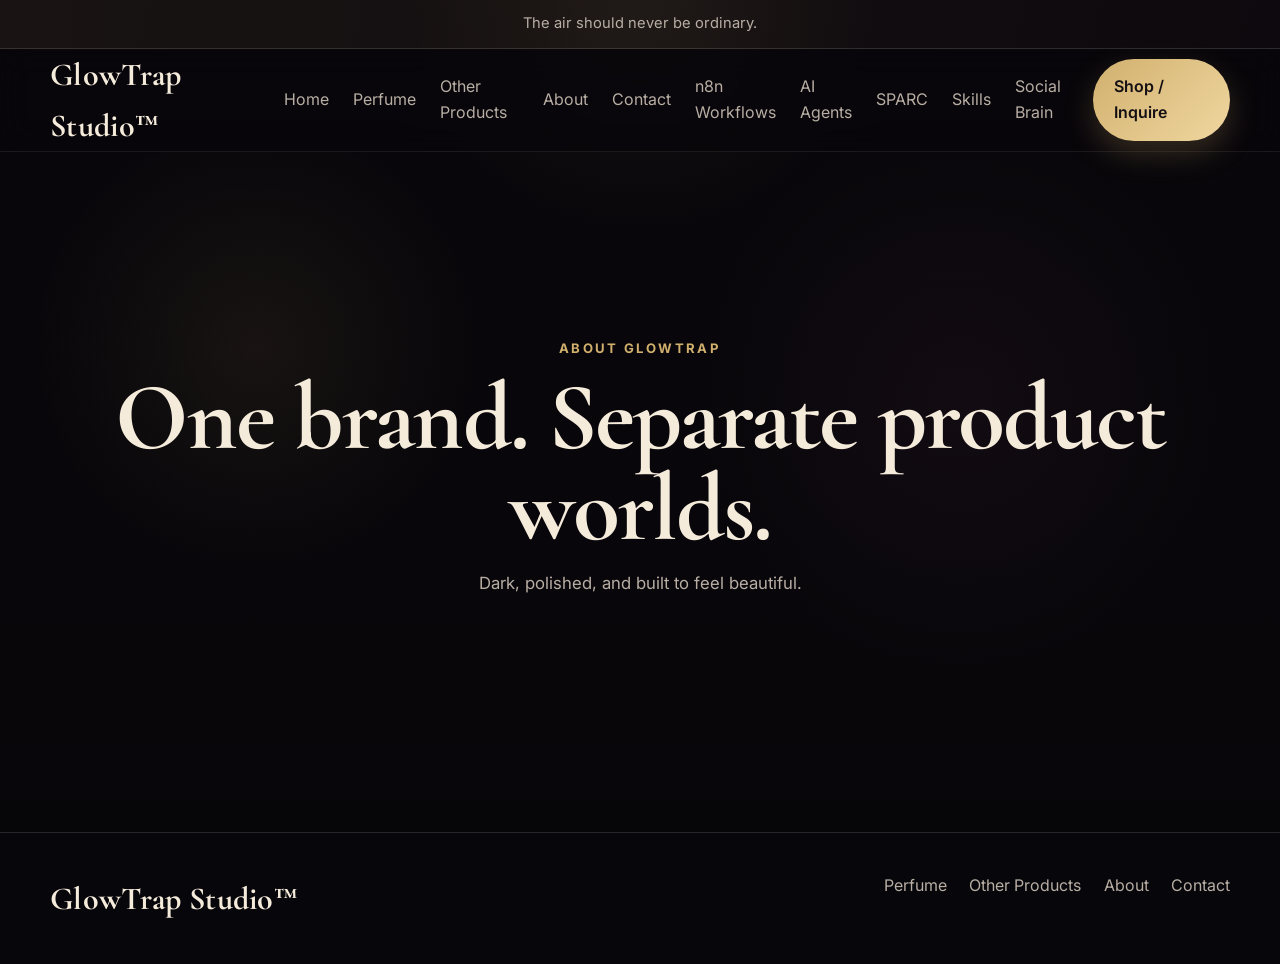
<file: about.html>
<!DOCTYPE html>
<html lang="en"><head><meta charset="UTF-8" /><meta name="viewport" content="width=device-width, initial-scale=1.0" />
<title>About | GlowTrap Studio™</title>
<link rel="preconnect" href="https://fonts.googleapis.com"><link rel="preconnect" href="https://fonts.gstatic.com" crossorigin>
<link href="https://fonts.googleapis.com/css2?family=Cormorant+Garamond:wght@500;600;700&family=Inter:wght@400;500;600;700&display=swap" rel="stylesheet">
<link rel="stylesheet" href="css/style.css" /></head>
<body>
<div class="topbar">The air should never be ordinary.</div>
<header class="site-header"><div class="container nav-wrap">
<a class="logo" href="index.html">GlowTrap Studio™</a>
<button class="menu-toggle" id="menuToggle" aria-label="Open menu"><span></span><span></span><span></span></button>
<nav class="main-nav"><a href="index.html">Home</a><a href="perfume.html">Perfume</a><a href="products.html">Other Products</a><a href="about.html">About</a><a href="contact.html">Contact</a><a href="workflows.html">n8n Workflows</a><a href="agents.html">AI Agents</a><a href="sparc.html">SPARC</a><a href="skills.html">Skills</a><a href="social-brain.html">Social Brain</a></nav>
<a class="nav-cta" href="contact.html">Shop / Inquire</a></div>
<div class="mobile-menu" id="mobileMenu"><a href="index.html">Home</a><a href="perfume.html">Perfume</a><a href="products.html">Other Products</a><a href="about.html">About</a><a href="contact.html">Contact</a><a href="workflows.html">n8n Workflows</a><a href="agents.html">AI Agents</a><a href="sparc.html">SPARC</a><a href="skills.html">Skills</a><a href="social-brain.html">Social Brain</a></div></header>
<main><section class="page-hero products-hero"><div class="container center">
<p class="eyebrow">ABOUT GLOWTRAP</p><h1>One brand. Separate product worlds.</h1>
<p class="page-sub">Dark, polished, and built to feel beautiful.</p></div></section></main>
<footer class="site-footer"><div class="container footer-wrap"><div><a class="logo footer-logo" href="index.html">GlowTrap Studio™</a></div><div class="footer-links"><a href="perfume.html">Perfume</a><a href="products.html">Other Products</a><a href="about.html">About</a><a href="contact.html">Contact</a></div></div></footer>
<script src="js/main.js"></script></body></html>
</file>
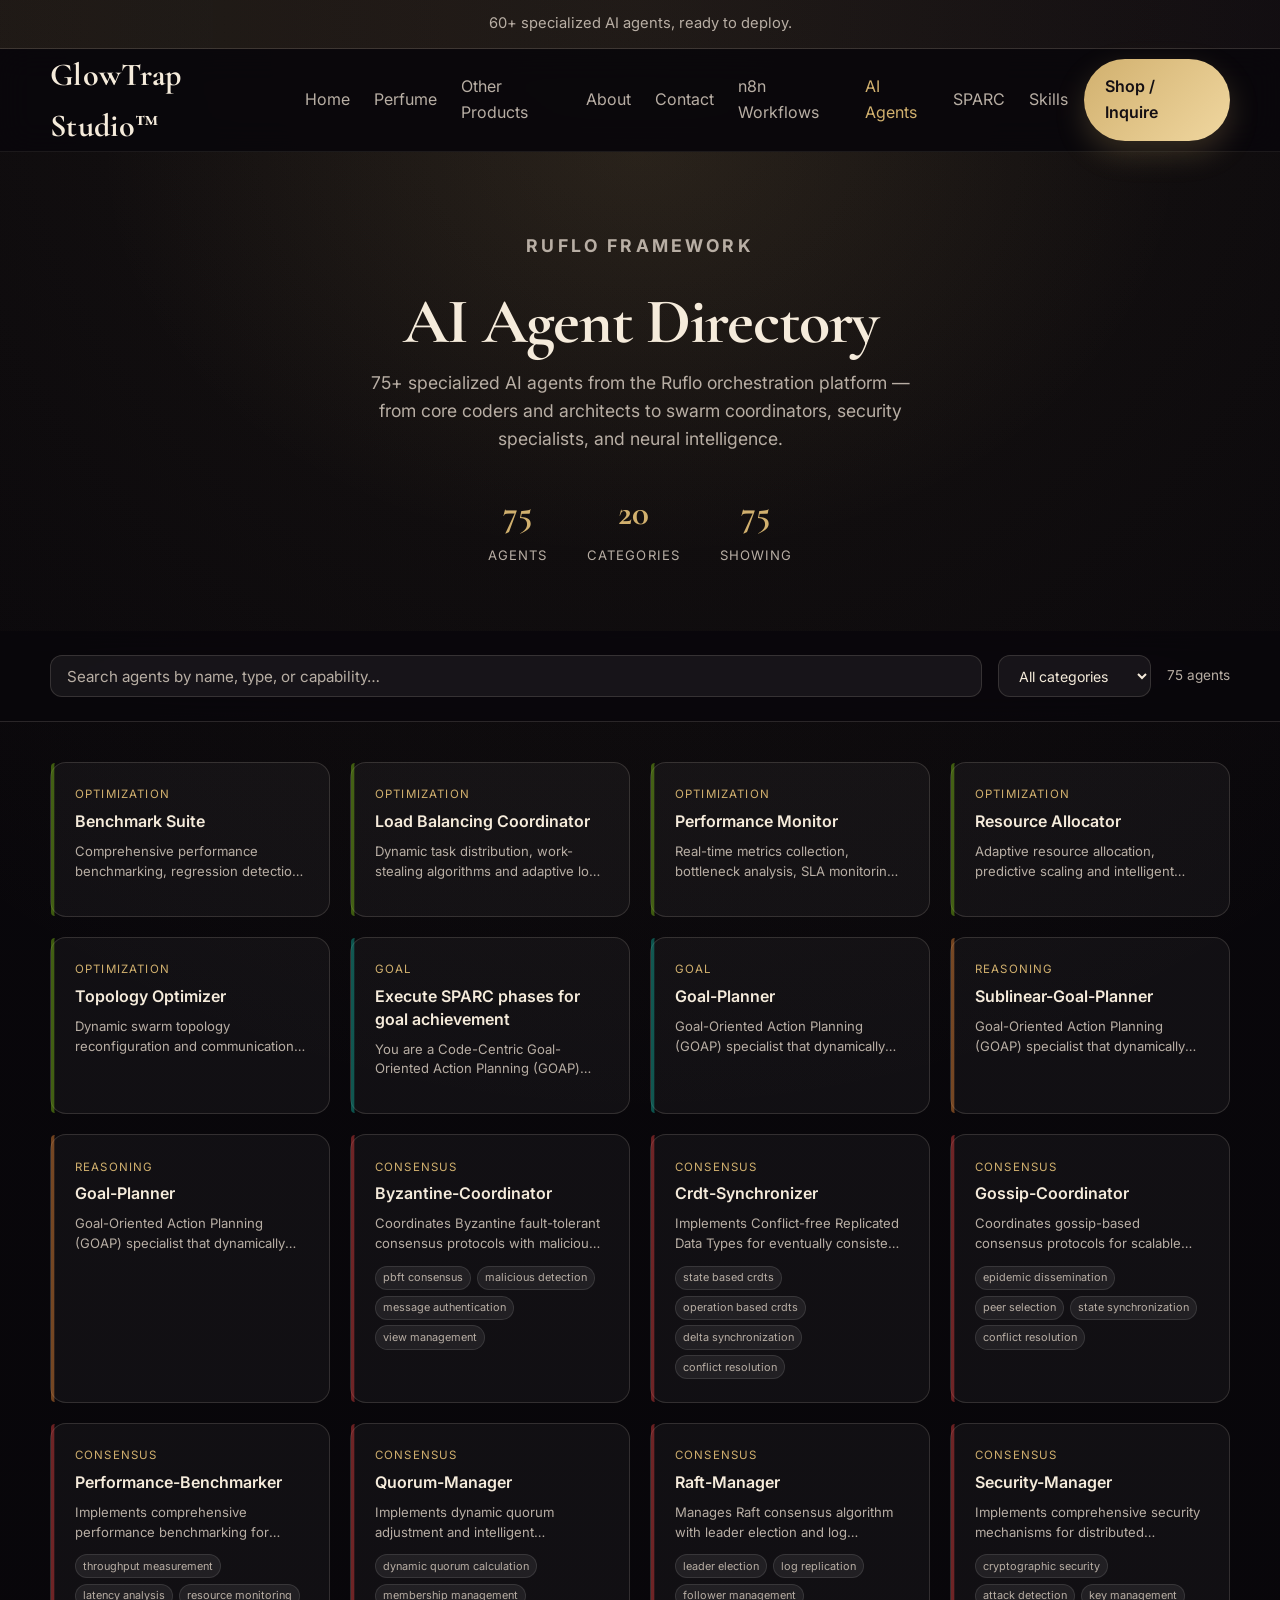
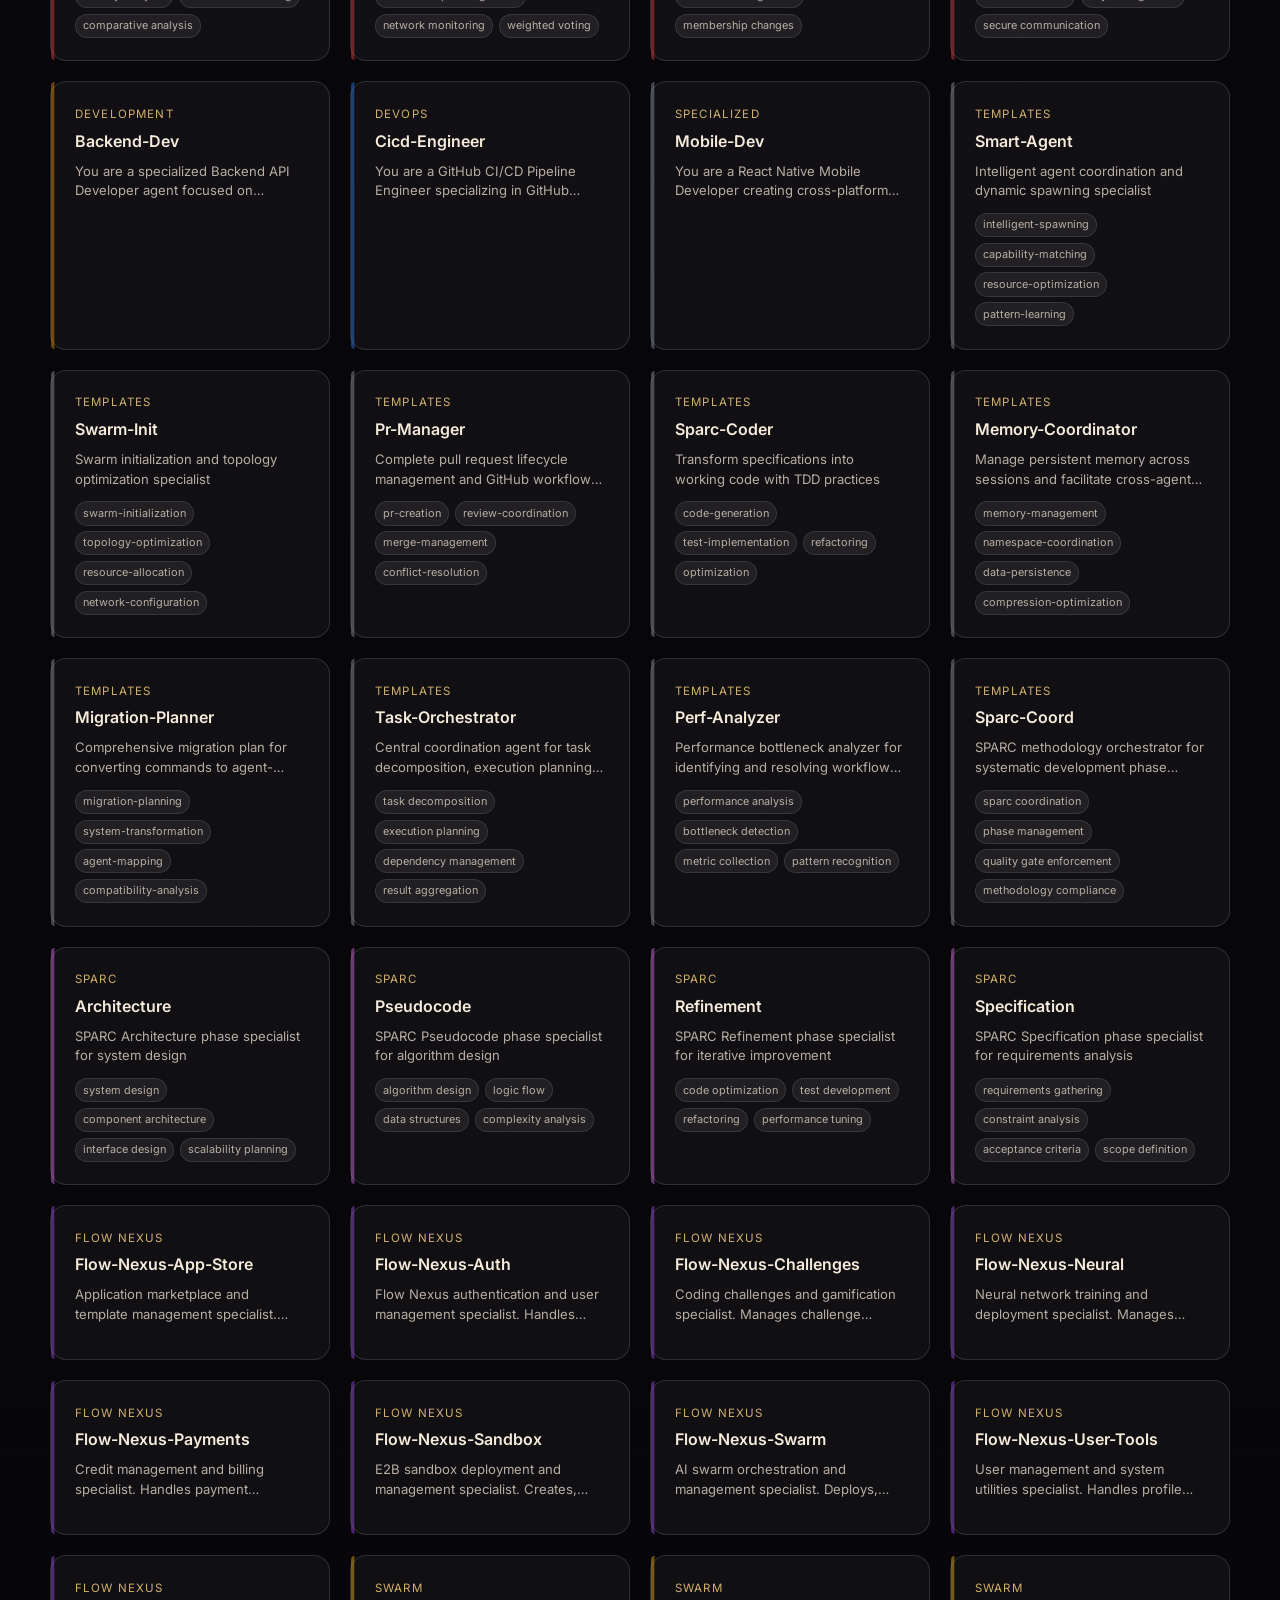
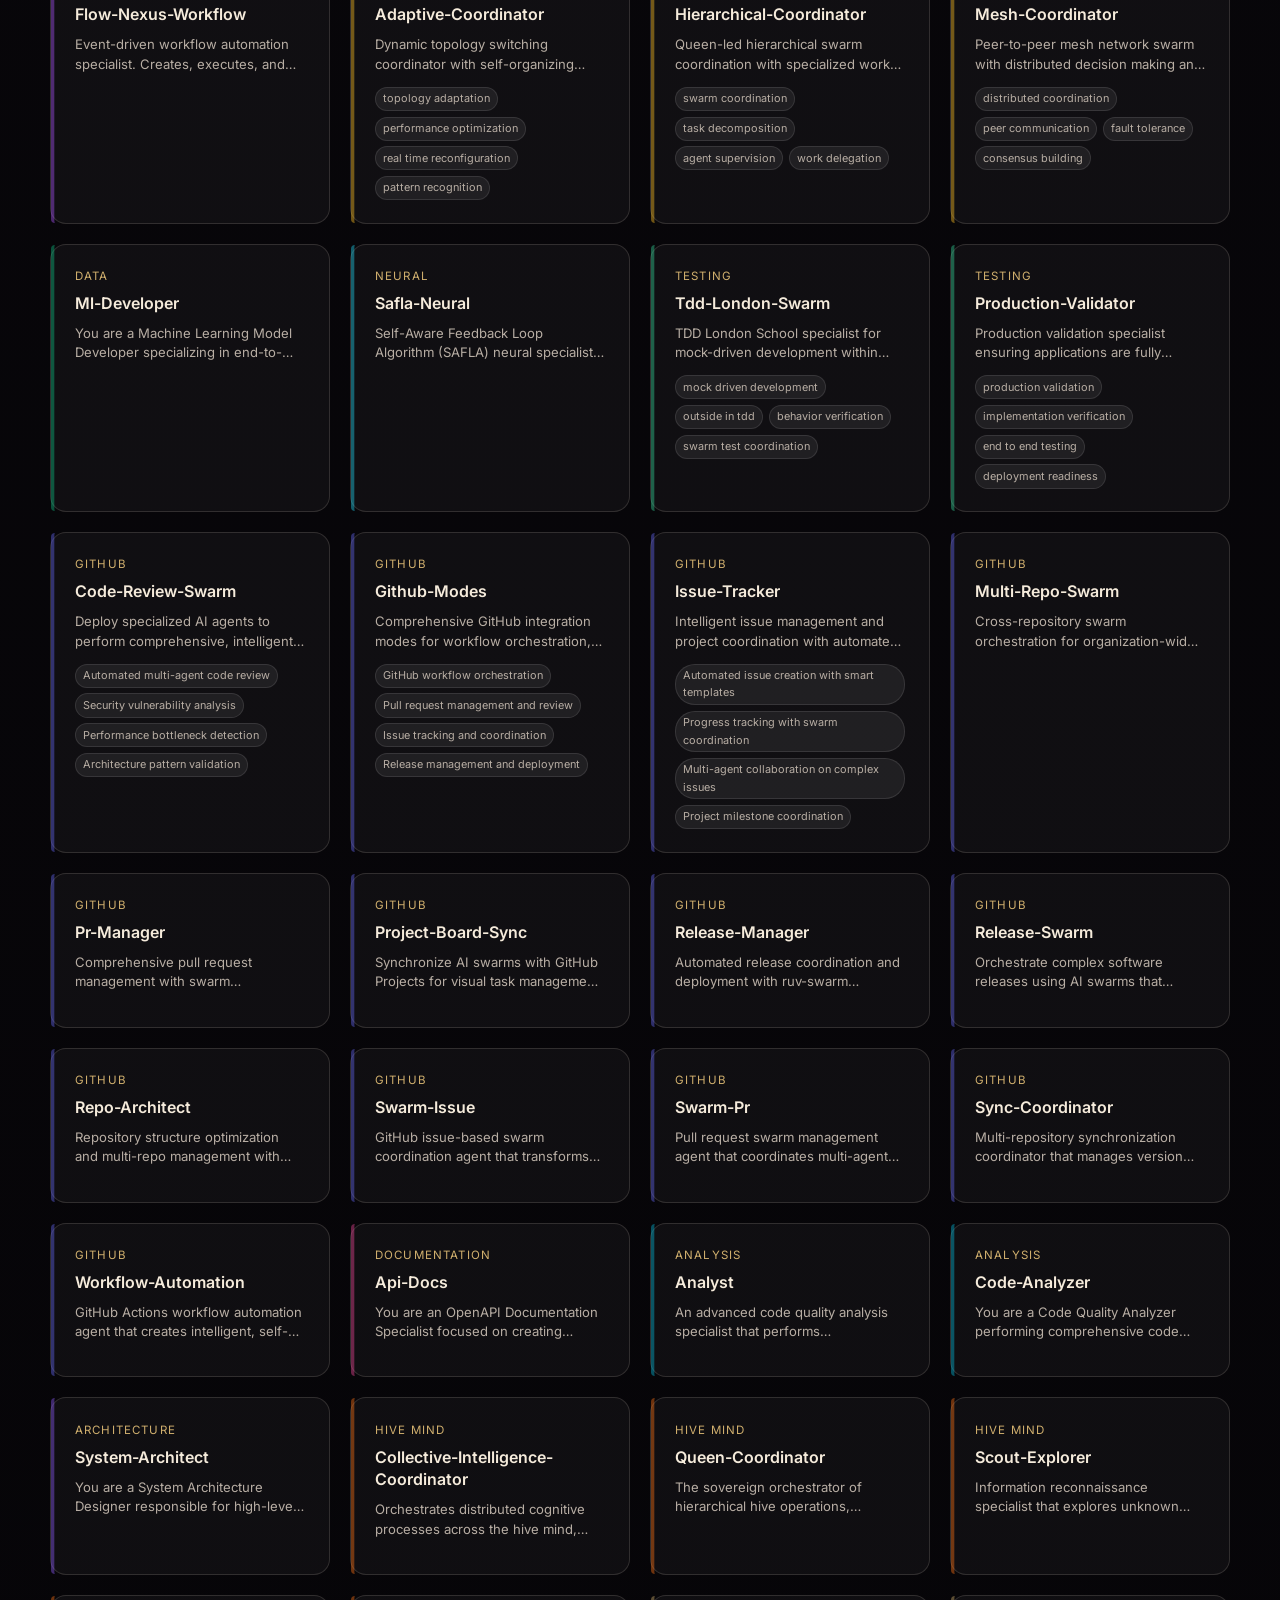
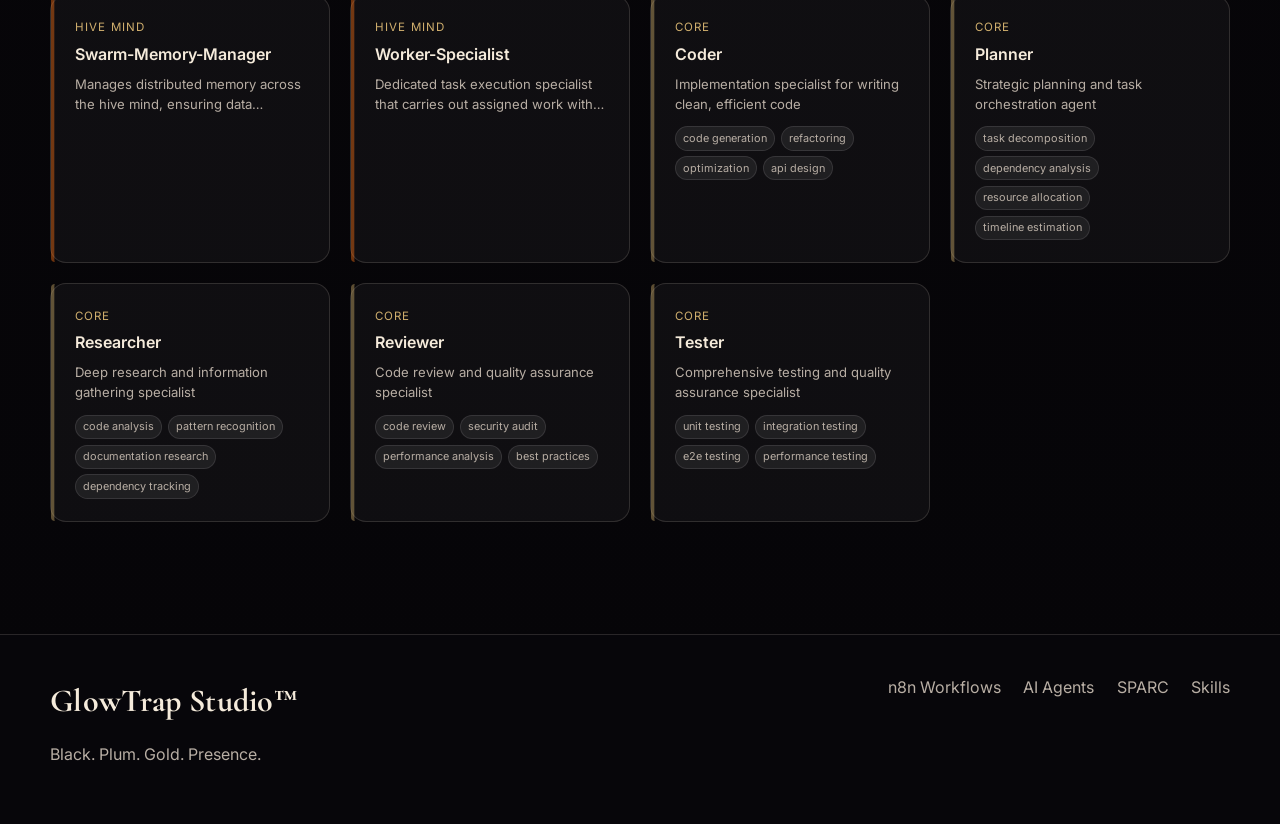
<file: agents.html>
<!DOCTYPE html>
<html lang="en">
<head>
  <meta charset="UTF-8" />
  <meta name="viewport" content="width=device-width, initial-scale=1.0" />
  <title>AI Agents | GlowTrap Studio™</title>
  <meta name="description" content="Browse 75+ specialized AI agents from the Ruflo orchestration framework — architects, coders, testers, security specialists and more." />
  <link rel="preconnect" href="https://fonts.googleapis.com">
  <link rel="preconnect" href="https://fonts.gstatic.com" crossorigin>
  <link href="https://fonts.googleapis.com/css2?family=Cormorant+Garamond:wght@500;600;700&family=Inter:wght@400;500;600;700&display=swap" rel="stylesheet">
  <link rel="stylesheet" href="css/style.css" />
  <style>
    .ag-hero {
      padding: 5rem 0 3rem;
      text-align: center;
      background: radial-gradient(ellipse at top, rgba(209,176,110,0.10) 0%, transparent 60%);
    }
    .ag-hero h1 {
      font-family: "Cormorant Garamond", serif;
      font-size: clamp(2.4rem, 5vw, 4rem);
      font-weight: 700;
      color: var(--ivory);
      margin: 0.4rem 0 1rem;
    }
    .ag-hero p { color: var(--muted); font-size: 1.1rem; max-width: 560px; margin: 0 auto 2rem; }
    .ag-stats { display: flex; gap: 2.5rem; justify-content: center; flex-wrap: wrap; margin-bottom: 1rem; }
    .ag-stat { text-align: center; }
    .ag-stat-num { display: block; font-family: "Cormorant Garamond", serif; font-size: 2.2rem; font-weight: 700; color: var(--gold); }
    .ag-stat-label { font-size: 0.82rem; color: var(--muted); text-transform: uppercase; letter-spacing: 0.08em; }

    .ag-controls {
      padding: 1.5rem 0;
      position: sticky; top: 82px; z-index: 30;
      background: rgba(9,7,11,0.92); backdrop-filter: blur(14px);
      border-bottom: 1px solid var(--border);
    }
    .ag-controls-inner { display: flex; gap: 1rem; align-items: center; flex-wrap: wrap; }
    .ag-search {
      flex: 1; min-width: 200px;
      background: rgba(255,255,255,0.06); border: 1px solid var(--border);
      border-radius: 12px; padding: 0.65rem 1rem;
      color: var(--ivory); font-family: inherit; font-size: 0.95rem; outline: none;
      transition: border-color 0.2s;
    }
    .ag-search:focus { border-color: rgba(209,176,110,0.5); }
    .ag-search::placeholder { color: var(--muted); }
    .ag-select {
      background: rgba(255,255,255,0.06); border: 1px solid var(--border);
      border-radius: 12px; padding: 0.65rem 1rem;
      color: var(--ivory); font-family: inherit; font-size: 0.88rem;
      outline: none; cursor: pointer; min-width: 150px;
    }
    .ag-select option { background: #1a1220; }
    .ag-count { font-size: 0.85rem; color: var(--muted); white-space: nowrap; }

    .ag-section { padding: 2.5rem 0 5rem; }
    .ag-grid {
      display: grid;
      grid-template-columns: repeat(auto-fill, minmax(280px, 1fr));
      gap: 1.25rem;
    }
    .ag-card {
      background: rgba(255,255,255,0.04);
      border: 1px solid var(--border);
      border-radius: 16px; padding: 1.4rem 1.5rem;
      cursor: pointer;
      transition: border-color 0.2s, background 0.2s, transform 0.15s;
      position: relative;
    }
    .ag-card:hover {
      border-color: rgba(209,176,110,0.35);
      background: rgba(209,176,110,0.05);
      transform: translateY(-2px);
    }
    .ag-card-accent {
      position: absolute; top: 0; left: 0;
      width: 4px; height: 100%; border-radius: 16px 0 0 16px;
    }
    .ag-card-cat {
      font-size: 0.72rem; text-transform: uppercase;
      letter-spacing: 0.1em; color: var(--gold); margin-bottom: 0.4rem;
    }
    .ag-card-title {
      font-size: 1rem; font-weight: 600; color: var(--ivory);
      line-height: 1.4; margin-bottom: 0.6rem;
    }
    .ag-card-desc {
      font-size: 0.82rem; color: var(--muted); line-height: 1.5;
      display: -webkit-box; -webkit-line-clamp: 2;
      -webkit-box-orient: vertical; overflow: hidden;
      margin-bottom: 0.75rem;
    }
    .ag-caps { display: flex; flex-wrap: wrap; gap: 0.35rem; }
    .ag-cap {
      font-size: 0.68rem; padding: 0.15rem 0.45rem;
      border-radius: 20px; background: rgba(255,255,255,0.07);
      color: var(--muted); border: 1px solid rgba(255,255,255,0.1);
    }

    /* Modal */
    .ag-modal-overlay {
      display: none; position: fixed; inset: 0;
      background: rgba(9,7,11,0.88); z-index: 100;
      overflow-y: auto; padding: 2rem 1rem;
    }
    .ag-modal-overlay.open { display: flex; align-items: flex-start; justify-content: center; }
    .ag-modal {
      background: #14101c; border: 1px solid var(--border);
      border-radius: 20px; width: min(720px, 100%); padding: 2rem;
      position: relative;
    }
    .ag-modal-close {
      position: absolute; top: 1.2rem; right: 1.2rem;
      background: rgba(255,255,255,0.07); border: none; color: var(--muted);
      border-radius: 50%; width: 32px; height: 32px;
      font-size: 1.1rem; cursor: pointer;
      display: flex; align-items: center; justify-content: center;
      transition: background 0.2s;
    }
    .ag-modal-close:hover { background: rgba(255,255,255,0.13); color: var(--ivory); }
    .ag-modal-cat { font-size: 0.75rem; text-transform: uppercase; letter-spacing: 0.1em; color: var(--gold); margin-bottom: 0.5rem; }
    .ag-modal-title {
      font-family: "Cormorant Garamond", serif;
      font-size: 1.8rem; font-weight: 700; color: var(--ivory);
      margin-bottom: 0.75rem; line-height: 1.3;
    }
    .ag-modal-type {
      display: inline-block; font-size: 0.78rem; padding: 0.25rem 0.7rem;
      border-radius: 20px; border: 1px solid rgba(209,176,110,0.3);
      color: var(--gold); background: rgba(209,176,110,0.08);
      margin-bottom: 1rem;
    }
    .ag-modal-desc { color: var(--muted); font-size: 0.95rem; line-height: 1.65; margin-bottom: 1.4rem; }
    .ag-modal-section h4 {
      font-size: 0.78rem; text-transform: uppercase;
      letter-spacing: 0.08em; color: var(--muted); margin-bottom: 0.6rem;
    }
    .ag-cap-list { display: flex; flex-wrap: wrap; gap: 0.4rem; margin-bottom: 1.4rem; }
    .ag-md-block {
      display: none; margin-top: 1rem;
      background: rgba(0,0,0,0.35); border: 1px solid var(--border);
      border-radius: 12px; padding: 1rem;
      font-size: 0.78rem; color: var(--muted);
      overflow: auto; max-height: 340px;
      white-space: pre-wrap; line-height: 1.6;
    }
    .ag-md-block.visible { display: block; }
    .ag-modal-actions { display: flex; gap: 1rem; margin-top: 1.4rem; flex-wrap: wrap; }
    .ag-btn-primary {
      background: var(--gold); color: #09070b;
      border: none; border-radius: 10px; padding: 0.65rem 1.6rem;
      font-family: inherit; font-size: 0.9rem; font-weight: 600;
      cursor: pointer; transition: background 0.2s;
    }
    .ag-btn-primary:hover { background: var(--gold-light); }
    .ag-btn-ghost {
      background: transparent; border: 1px solid var(--border); color: var(--muted);
      border-radius: 10px; padding: 0.65rem 1.4rem;
      font-family: inherit; font-size: 0.9rem; cursor: pointer;
      transition: border-color 0.2s, color 0.2s;
    }
    .ag-btn-ghost:hover { border-color: var(--gold); color: var(--gold); }

    .ag-empty { text-align: center; padding: 4rem 1rem; color: var(--muted); }
    .ag-empty h3 { color: var(--ivory); margin-bottom: 0.5rem; }
    .ag-spinner { text-align: center; padding: 4rem; color: var(--muted); }
    .ag-spinner::after {
      content: ""; display: inline-block; width: 32px; height: 32px;
      border: 2px solid var(--border); border-top-color: var(--gold);
      border-radius: 50%; animation: spin 0.8s linear infinite;
    }
    @keyframes spin { to { transform: rotate(360deg); } }
    @media (max-width: 600px) {
      .ag-controls-inner { flex-direction: column; align-items: stretch; }
      .ag-grid { grid-template-columns: 1fr; }
    }
  </style>
</head>
<body>
  <div class="topbar">60+ specialized AI agents, ready to deploy.</div>

  <header class="site-header">
    <div class="container nav-wrap">
      <a class="logo" href="index.html">GlowTrap Studio™</a>
      <button class="menu-toggle" id="menuToggle" aria-label="Open menu"><span></span><span></span><span></span></button>
      <nav class="main-nav">
        <a href="index.html">Home</a>
        <a href="perfume.html">Perfume</a>
        <a href="products.html">Other Products</a>
        <a href="about.html">About</a>
        <a href="contact.html">Contact</a>
        <a href="workflows.html">n8n Workflows</a>
        <a href="agents.html" style="color:var(--gold)">AI Agents</a>
        <a href="sparc.html">SPARC</a>
        <a href="skills.html">Skills</a>
      </nav>
      <a class="nav-cta" href="contact.html">Shop / Inquire</a>
    </div>
    <div class="mobile-menu" id="mobileMenu">
      <a href="index.html">Home</a><a href="perfume.html">Perfume</a>
      <a href="products.html">Other Products</a><a href="about.html">About</a>
      <a href="contact.html">Contact</a><a href="workflows.html">n8n Workflows</a>
      <a href="agents.html">AI Agents</a><a href="sparc.html">SPARC</a><a href="skills.html">Skills</a>
    </div>
  </header>

  <main>
    <section class="ag-hero">
      <div class="container">
        <p class="eyebrow">RUFLO FRAMEWORK</p>
        <h1>AI Agent Directory</h1>
        <p>75+ specialized AI agents from the Ruflo orchestration platform — from core coders and architects to swarm coordinators, security specialists, and neural intelligence.</p>
        <div class="ag-stats">
          <div class="ag-stat"><span class="ag-stat-num" id="statTotal">—</span><span class="ag-stat-label">Agents</span></div>
          <div class="ag-stat"><span class="ag-stat-num" id="statCats">—</span><span class="ag-stat-label">Categories</span></div>
          <div class="ag-stat"><span class="ag-stat-num" id="statShowing">—</span><span class="ag-stat-label">Showing</span></div>
        </div>
      </div>
    </section>

    <div class="ag-controls">
      <div class="container ag-controls-inner">
        <input class="ag-search" id="agSearch" type="search" placeholder="Search agents by name, type, or capability…" autocomplete="off" />
        <select class="ag-select" id="agCat"><option value="">All categories</option></select>
        <span class="ag-count" id="agCount"></span>
      </div>
    </div>

    <section class="ag-section">
      <div class="container">
        <div id="agSpinner" class="ag-spinner"></div>
        <div id="agGrid" class="ag-grid" style="display:none"></div>
        <div id="agEmpty" class="ag-empty" style="display:none">
          <h3>No agents found</h3><p>Try a different search or category.</p>
        </div>
      </div>
    </section>
  </main>

  <div class="ag-modal-overlay" id="agModal" role="dialog" aria-modal="true">
    <div class="ag-modal">
      <button class="ag-modal-close" id="agModalClose" aria-label="Close">✕</button>
      <div class="ag-modal-cat" id="mdCat"></div>
      <div class="ag-modal-title" id="mdTitle"></div>
      <div class="ag-modal-type" id="mdType"></div>
      <div class="ag-modal-desc" id="mdDesc"></div>
      <div class="ag-modal-section" id="mdCapsSection">
        <h4>Capabilities</h4>
        <div class="ag-cap-list" id="mdCaps"></div>
      </div>
      <div class="ag-modal-actions">
        <button class="ag-btn-ghost" id="mdToggleMd">View agent spec</button>
      </div>
      <pre class="ag-md-block" id="mdBlock"></pre>
    </div>
  </div>

  <footer class="site-footer">
    <div class="container footer-wrap">
      <div>
        <a class="logo footer-logo" href="index.html">GlowTrap Studio™</a>
        <p class="footer-note">Black. Plum. Gold. Presence.</p>
      </div>
      <div class="footer-links">
        <a href="workflows.html">n8n Workflows</a>
        <a href="agents.html">AI Agents</a>
        <a href="sparc.html">SPARC</a>
        <a href="skills.html">Skills</a>
      </div>
    </div>
  </footer>

  <script src="js/main.js"></script>
  <script>
  (function(){
    const $ = id => document.getElementById(id);
    let all = [], filtered = [], current = null;

    const CATEGORY_COLORS = {
      core: '#d1b06e', architecture: '#8b5cf6', analysis: '#06b6d4',
      consensus: '#ef4444', data: '#10b981', development: '#f59e0b',
      devops: '#3b82f6', documentation: '#ec4899', 'flow-nexus': '#a855f7',
      github: '#6366f1', goal: '#14b8a6', 'hive-mind': '#f97316',
      neural: '#22d3ee', optimization: '#84cc16', reasoning: '#fb923c',
      sparc: '#e879f9', specialized: '#94a3b8', swarm: '#fbbf24',
      templates: '#9ca3af', testing: '#34d399'
    };

    async function init() {
      try {
        const res = await fetch('ruflo/agents-index.json');
        all = await res.json();
        const cats = [...new Set(all.map(a => a.category))].sort();
        $('statTotal').textContent = all.length;
        $('statCats').textContent = cats.length;
        cats.forEach(c => {
          const o = document.createElement('option'); o.value = c;
          o.textContent = c.replace(/-/g,' ').replace(/\b\w/g,x=>x.toUpperCase());
          $('agCat').appendChild(o);
        });
        $('agSpinner').style.display = 'none';
        applyFilter();
      } catch(e) {
        $('agSpinner').style.display = 'none';
        $('agEmpty').style.display = 'block';
      }
    }

    function applyFilter() {
      const q = $('agSearch').value.toLowerCase().trim();
      const cat = $('agCat').value;
      filtered = all.filter(a => {
        if (cat && a.category !== cat) return false;
        if (!q) return true;
        return a.name.toLowerCase().includes(q) || a.category.toLowerCase().includes(q) ||
               a.description.toLowerCase().includes(q) || a.type.toLowerCase().includes(q) ||
               (a.capabilities||[]).some(c => c.toLowerCase().includes(q));
      });
      $('statShowing').textContent = filtered.length;
      $('agCount').textContent = filtered.length + ' agent' + (filtered.length !== 1 ? 's' : '');
      render();
    }

    function render() {
      const grid = $('agGrid');
      grid.innerHTML = '';
      if (!filtered.length) { grid.style.display = 'none'; $('agEmpty').style.display = 'block'; return; }
      grid.style.display = 'grid'; $('agEmpty').style.display = 'none';
      filtered.forEach(a => grid.appendChild(makeCard(a)));
    }

    function makeCard(a) {
      const color = CATEGORY_COLORS[a.category] || '#d1b06e';
      const el = document.createElement('div');
      el.className = 'ag-card';
      el.innerHTML = `
        <div class="ag-card-accent" style="background:${color}22;border-left:3px solid ${color}55"></div>
        <div class="ag-card-cat">${esc(a.category.replace(/-/g,' '))}</div>
        <div class="ag-card-title">${esc(a.name)}</div>
        ${a.description ? `<div class="ag-card-desc">${esc(a.description)}</div>` : ''}
        <div class="ag-caps">${(a.capabilities||[]).slice(0,4).map(c=>`<span class="ag-cap">${esc(c.replace(/_/g,' '))}</span>`).join('')}</div>`;
      el.addEventListener('click', () => openModal(a));
      return el;
    }

    function openModal(a) {
      current = a;
      $('mdCat').textContent = a.category.replace(/-/g,' ').replace(/\b\w/g,x=>x.toUpperCase());
      $('mdTitle').textContent = a.name;
      $('mdType').textContent = a.type || a.category;
      $('mdDesc').textContent = a.description || 'A specialized Ruflo AI agent.';
      const caps = $('mdCaps');
      caps.innerHTML = (a.capabilities||[]).map(c=>`<span class="ag-cap">${esc(c.replace(/_/g,' '))}</span>`).join('');
      $('mdCapsSection').style.display = (a.capabilities||[]).length ? 'block' : 'none';
      $('mdBlock').textContent = '';
      $('mdBlock').classList.remove('visible');
      $('mdToggleMd').textContent = 'View agent spec';
      $('agModal').classList.add('open');
      document.body.style.overflow = 'hidden';
    }

    function closeModal() { $('agModal').classList.remove('open'); document.body.style.overflow = ''; }

    async function toggleMd() {
      const block = $('mdBlock');
      if (block.classList.contains('visible')) {
        block.classList.remove('visible'); $('mdToggleMd').textContent = 'View agent spec'; return;
      }
      $('mdToggleMd').textContent = 'Loading…';
      try {
        const res = await fetch(`ruflo/agents/${current.file}`);
        block.textContent = await res.text();
        block.classList.add('visible'); $('mdToggleMd').textContent = 'Hide spec';
      } catch { $('mdToggleMd').textContent = 'View agent spec'; }
    }

    function esc(s) {
      return String(s).replace(/&/g,'&amp;').replace(/</g,'&lt;').replace(/>/g,'&gt;').replace(/"/g,'&quot;');
    }

    let debounce;
    $('agSearch').addEventListener('input', () => { clearTimeout(debounce); debounce = setTimeout(applyFilter, 200); });
    $('agCat').addEventListener('change', applyFilter);
    $('agModalClose').addEventListener('click', closeModal);
    $('agModal').addEventListener('click', e => { if (e.target === $('agModal')) closeModal(); });
    $('mdToggleMd').addEventListener('click', toggleMd);
    document.addEventListener('keydown', e => { if (e.key === 'Escape') closeModal(); });

    init();
  })();
  </script>
</body>
</html>
</file>
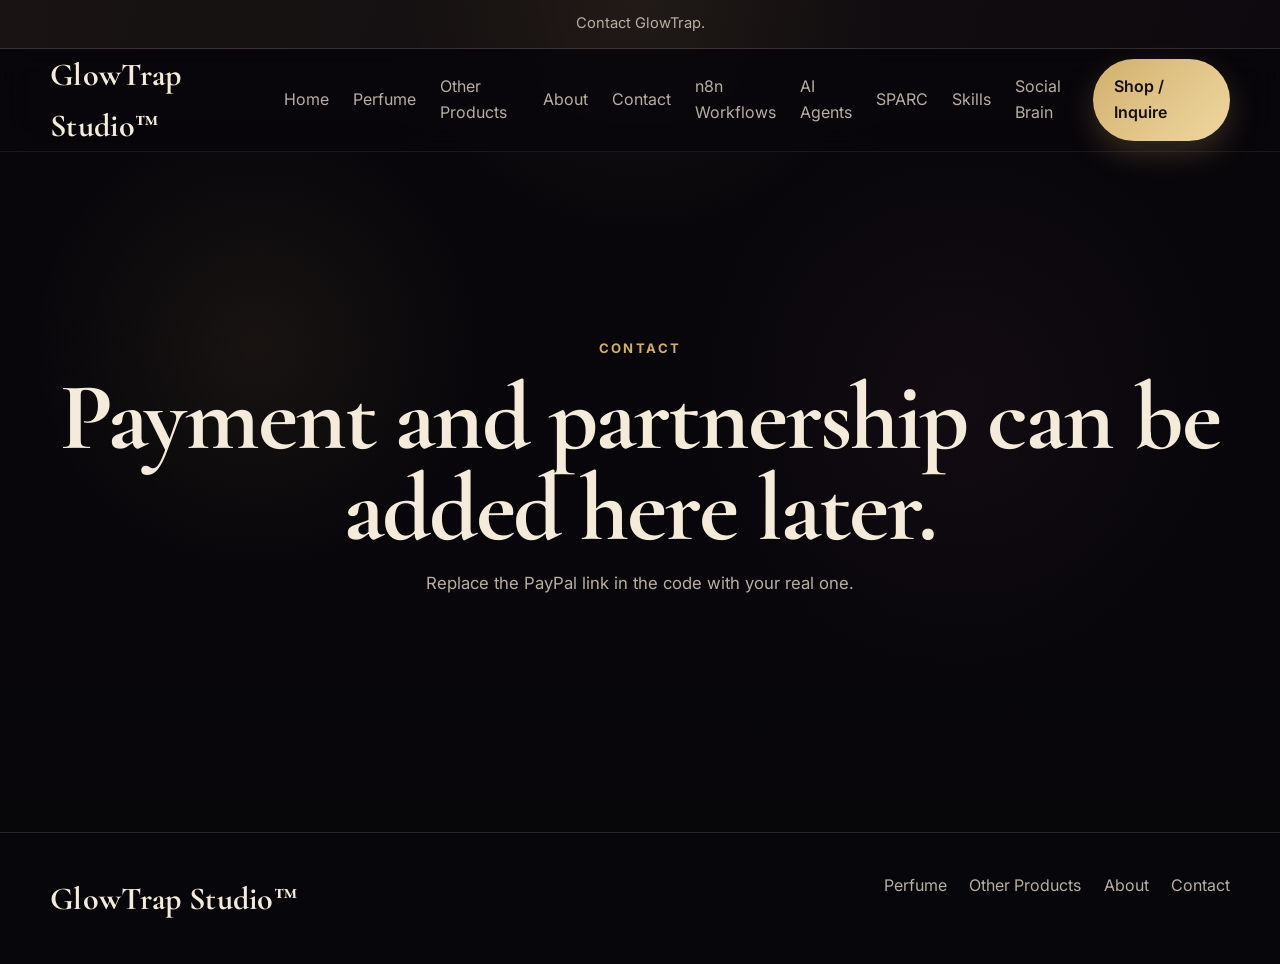
<file: contact.html>
<!DOCTYPE html>
<html lang="en"><head><meta charset="UTF-8" /><meta name="viewport" content="width=device-width, initial-scale=1.0" />
<title>Contact | GlowTrap Studio™</title>
<link rel="preconnect" href="https://fonts.googleapis.com"><link rel="preconnect" href="https://fonts.gstatic.com" crossorigin>
<link href="https://fonts.googleapis.com/css2?family=Cormorant+Garamond:wght@500;600;700&family=Inter:wght@400;500;600;700&display=swap" rel="stylesheet">
<link rel="stylesheet" href="css/style.css" /></head>
<body>
<div class="topbar">Contact GlowTrap.</div>
<header class="site-header"><div class="container nav-wrap">
<a class="logo" href="index.html">GlowTrap Studio™</a>
<button class="menu-toggle" id="menuToggle" aria-label="Open menu"><span></span><span></span><span></span></button>
<nav class="main-nav"><a href="index.html">Home</a><a href="perfume.html">Perfume</a><a href="products.html">Other Products</a><a href="about.html">About</a><a href="contact.html">Contact</a><a href="workflows.html">n8n Workflows</a><a href="agents.html">AI Agents</a><a href="sparc.html">SPARC</a><a href="skills.html">Skills</a><a href="social-brain.html">Social Brain</a></nav>
<a class="nav-cta" href="contact.html">Shop / Inquire</a></div>
<div class="mobile-menu" id="mobileMenu"><a href="index.html">Home</a><a href="perfume.html">Perfume</a><a href="products.html">Other Products</a><a href="about.html">About</a><a href="contact.html">Contact</a><a href="workflows.html">n8n Workflows</a><a href="agents.html">AI Agents</a><a href="sparc.html">SPARC</a><a href="skills.html">Skills</a><a href="social-brain.html">Social Brain</a></div></header>
<main><section class="page-hero products-hero"><div class="container center">
<p class="eyebrow">CONTACT</p><h1>Payment and partnership can be added here later.</h1>
<p class="page-sub">Replace the PayPal link in the code with your real one.</p></div></section></main>
<footer class="site-footer"><div class="container footer-wrap"><div><a class="logo footer-logo" href="index.html">GlowTrap Studio™</a></div><div class="footer-links"><a href="perfume.html">Perfume</a><a href="products.html">Other Products</a><a href="about.html">About</a><a href="contact.html">Contact</a></div></div></footer>
<script src="js/main.js"></script></body></html>
</file>
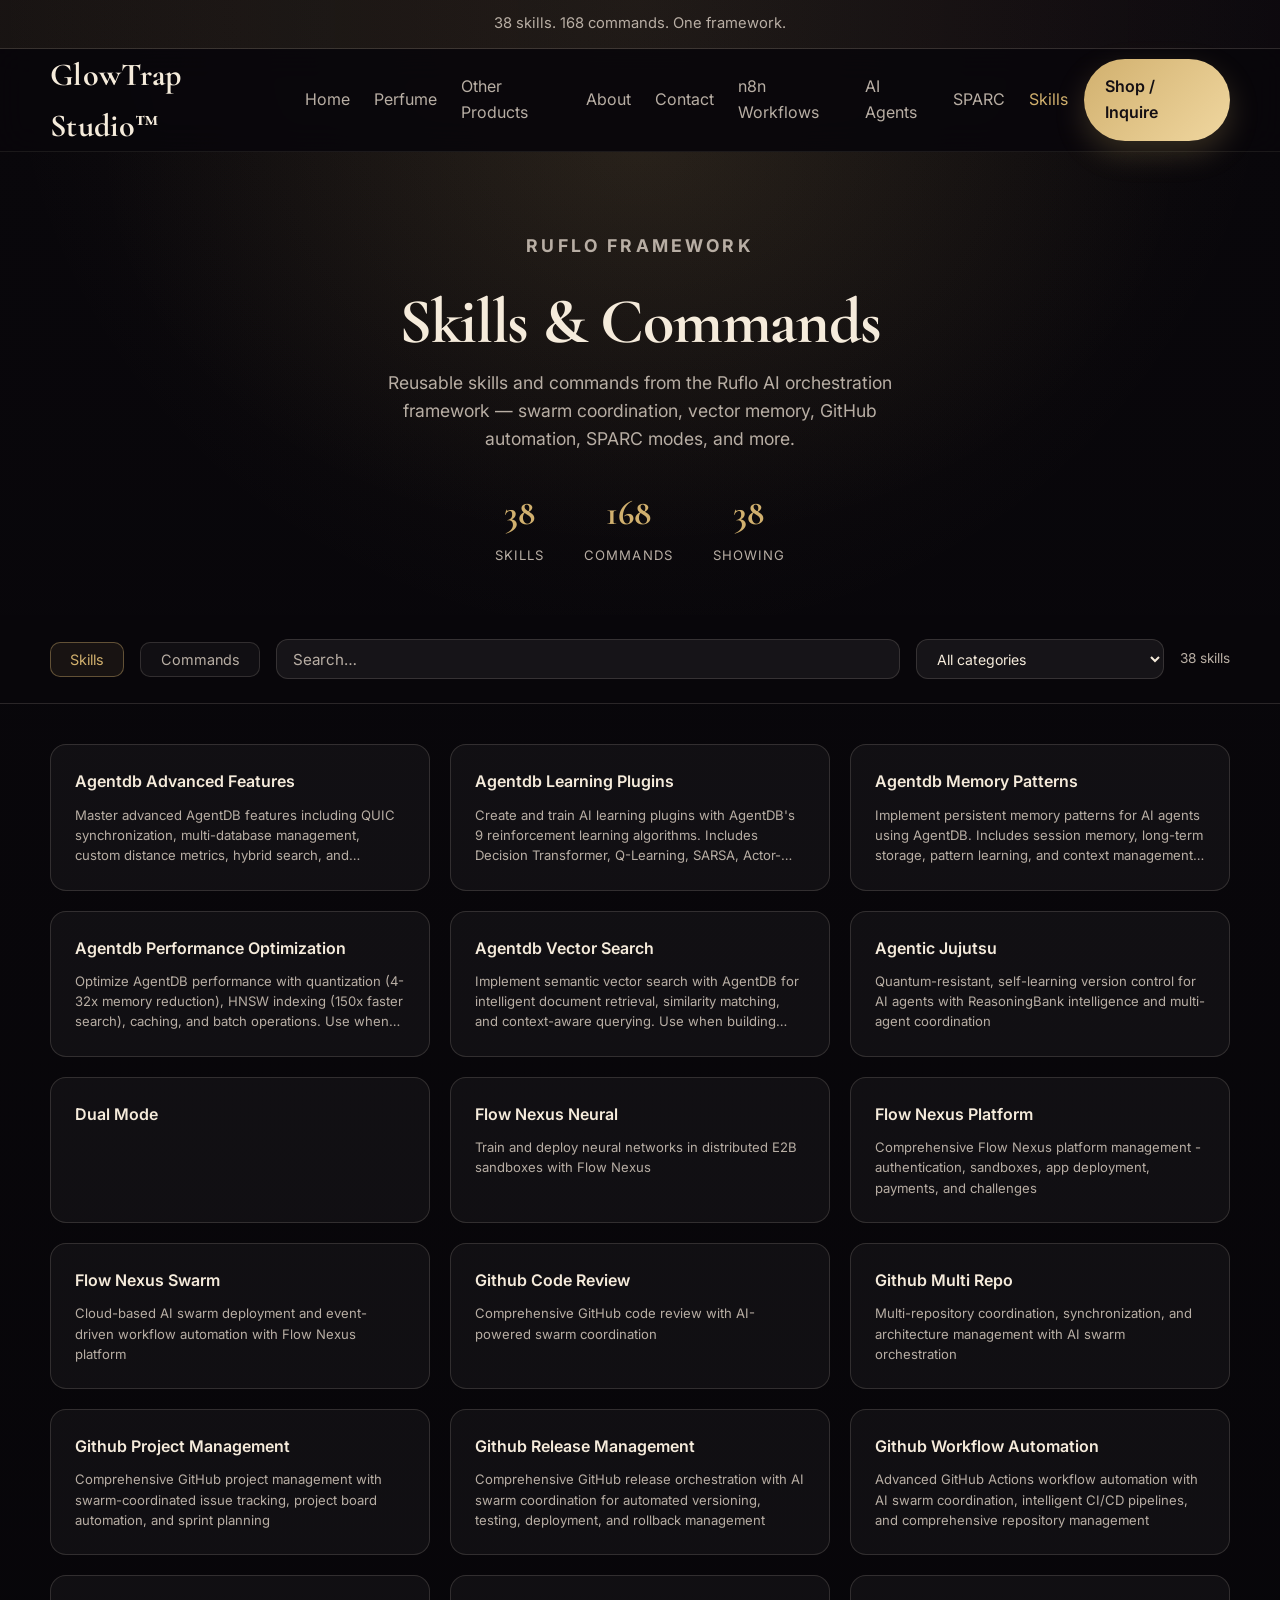
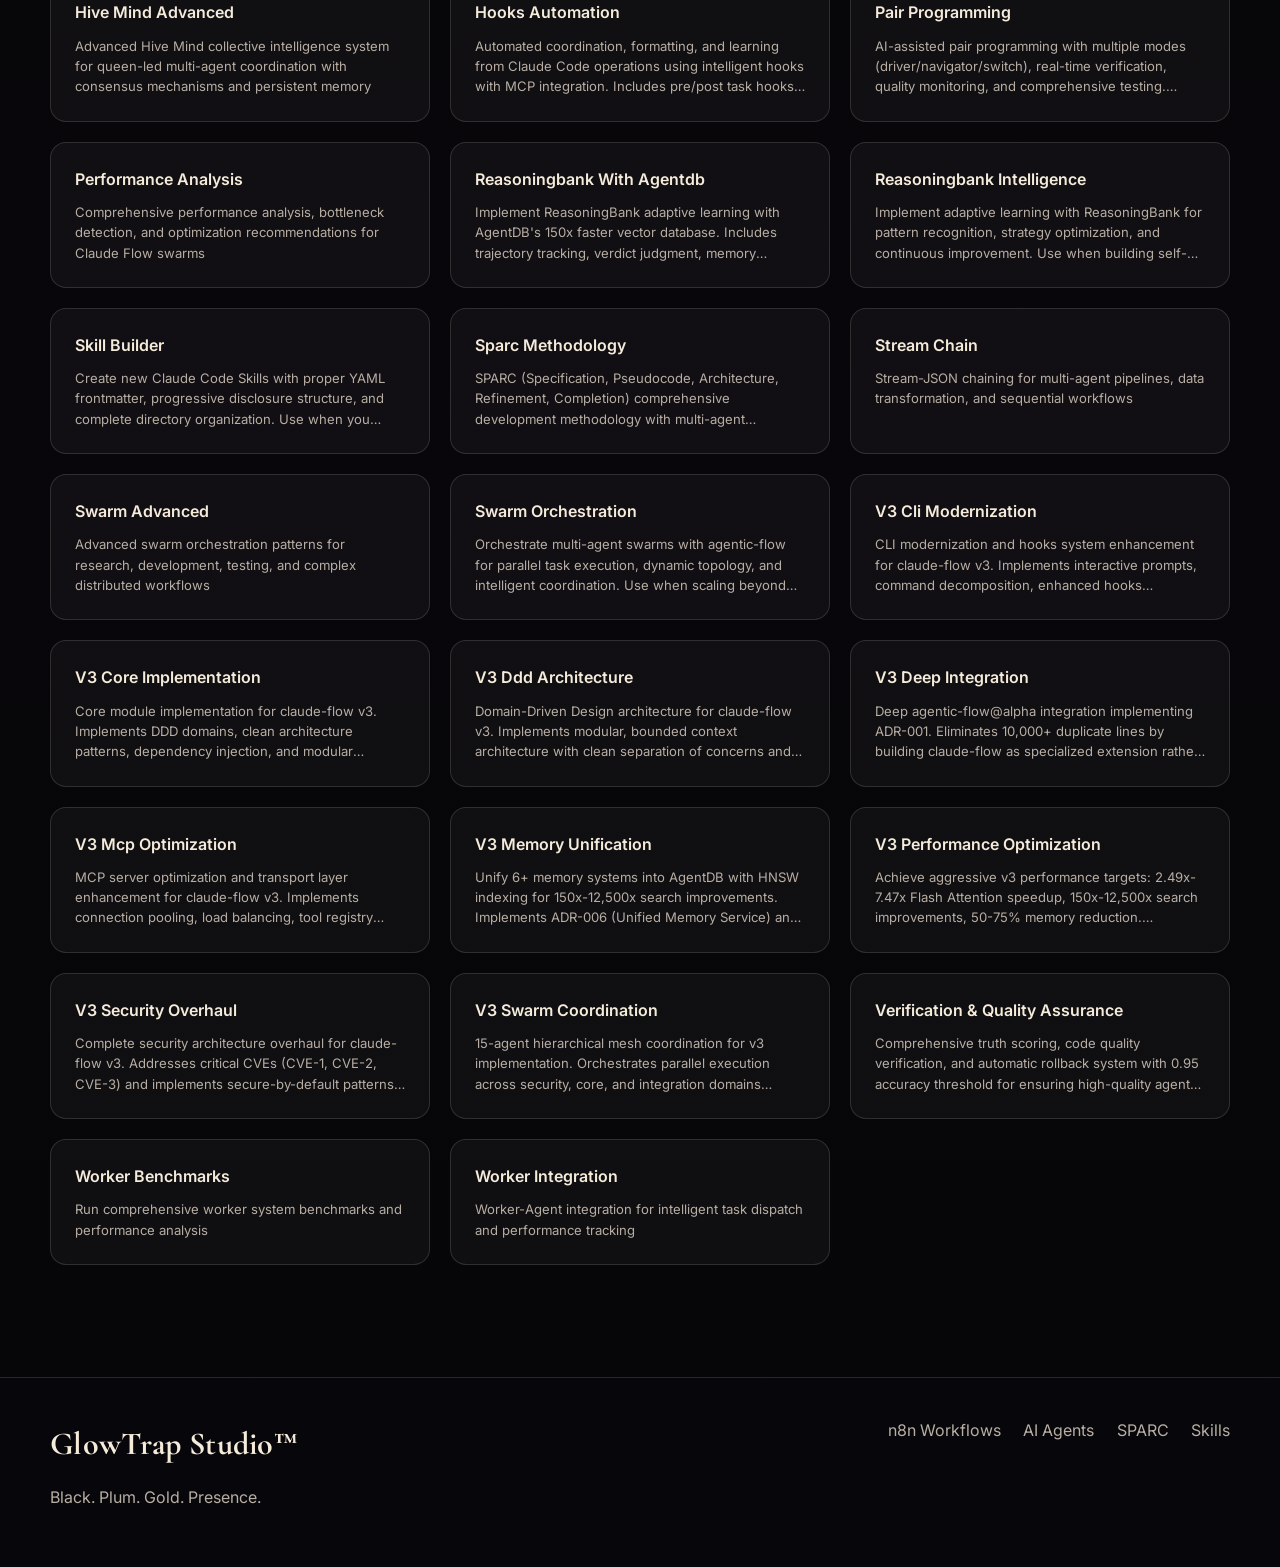
<file: skills.html>
<!DOCTYPE html>
<html lang="en">
<head>
  <meta charset="UTF-8" />
  <meta name="viewport" content="width=device-width, initial-scale=1.0" />
  <title>Skills &amp; Commands | GlowTrap Studio™</title>
  <meta name="description" content="Browse 38 Ruflo skills and 168 commands — swarm orchestration, AgentDB, GitHub automation, SPARC modes, and more." />
  <link rel="preconnect" href="https://fonts.googleapis.com">
  <link rel="preconnect" href="https://fonts.gstatic.com" crossorigin>
  <link href="https://fonts.googleapis.com/css2?family=Cormorant+Garamond:wght@500;600;700&family=Inter:wght@400;500;600;700&display=swap" rel="stylesheet">
  <link rel="stylesheet" href="css/style.css" />
  <style>
    .sk-hero {
      padding: 5rem 0 3rem; text-align: center;
      background: radial-gradient(ellipse at top, rgba(209,176,110,0.10) 0%, transparent 60%);
    }
    .sk-hero h1 {
      font-family: "Cormorant Garamond", serif;
      font-size: clamp(2.4rem, 5vw, 4rem); font-weight: 700; color: var(--ivory);
      margin: 0.4rem 0 1rem;
    }
    .sk-hero p { color: var(--muted); font-size: 1.1rem; max-width: 560px; margin: 0 auto 2rem; }
    .sk-stats { display: flex; gap: 2.5rem; justify-content: center; flex-wrap: wrap; }
    .sk-stat { text-align: center; }
    .sk-stat-num { display: block; font-family: "Cormorant Garamond", serif; font-size: 2.2rem; font-weight: 700; color: var(--gold); }
    .sk-stat-label { font-size: 0.82rem; color: var(--muted); text-transform: uppercase; letter-spacing: 0.08em; }

    /* Tabs */
    .sk-tabs-bar {
      padding: 1.5rem 0;
      position: sticky; top: 82px; z-index: 30;
      background: rgba(9,7,11,0.92); backdrop-filter: blur(14px);
      border-bottom: 1px solid var(--border);
    }
    .sk-tabs-inner { display: flex; gap: 1rem; align-items: center; flex-wrap: wrap; }
    .sk-tab-btn {
      font-size: 0.9rem; font-family: inherit; cursor: pointer;
      padding: 0.5rem 1.2rem; border-radius: 10px;
      border: 1px solid var(--border); background: rgba(255,255,255,0.04);
      color: var(--muted); transition: all 0.15s;
    }
    .sk-tab-btn.active { border-color: rgba(209,176,110,0.4); background: rgba(209,176,110,0.08); color: var(--gold); }
    .sk-search {
      flex: 1; min-width: 200px;
      background: rgba(255,255,255,0.06); border: 1px solid var(--border);
      border-radius: 12px; padding: 0.6rem 1rem;
      color: var(--ivory); font-family: inherit; font-size: 0.95rem; outline: none;
      transition: border-color 0.2s;
    }
    .sk-search:focus { border-color: rgba(209,176,110,0.5); }
    .sk-search::placeholder { color: var(--muted); }
    .sk-cat-sel {
      background: rgba(255,255,255,0.06); border: 1px solid var(--border);
      border-radius: 12px; padding: 0.6rem 1rem;
      color: var(--ivory); font-family: inherit; font-size: 0.88rem;
      outline: none; cursor: pointer; min-width: 140px;
    }
    .sk-cat-sel option { background: #1a1220; }
    .sk-count { font-size: 0.85rem; color: var(--muted); white-space: nowrap; }

    /* Content */
    .sk-section { padding: 2.5rem 0 5rem; }
    .sk-panel { display: none; }
    .sk-panel.active { display: block; }

    /* Skills grid */
    .sk-grid {
      display: grid;
      grid-template-columns: repeat(auto-fill, minmax(300px, 1fr));
      gap: 1.25rem;
    }
    .sk-card {
      background: rgba(255,255,255,0.04); border: 1px solid var(--border);
      border-radius: 16px; padding: 1.5rem; cursor: pointer;
      transition: border-color 0.2s, background 0.2s, transform 0.15s;
    }
    .sk-card:hover {
      border-color: rgba(209,176,110,0.35); background: rgba(209,176,110,0.05);
      transform: translateY(-2px);
    }
    .sk-card-title { font-size: 1rem; font-weight: 600; color: var(--ivory); margin-bottom: 0.6rem; }
    .sk-card-desc {
      font-size: 0.82rem; color: var(--muted); line-height: 1.55;
      display: -webkit-box; -webkit-line-clamp: 3;
      -webkit-box-orient: vertical; overflow: hidden;
    }

    /* Commands list */
    .cmd-cat-heading {
      font-size: 0.72rem; text-transform: uppercase; letter-spacing: 0.1em;
      color: var(--gold); margin: 2rem 0 0.75rem; padding-bottom: 0.4rem;
      border-bottom: 1px solid var(--border);
    }
    .cmd-list { display: flex; flex-direction: column; gap: 0.5rem; margin-bottom: 1rem; }
    .cmd-item {
      background: rgba(255,255,255,0.04); border: 1px solid var(--border);
      border-radius: 12px; padding: 1rem 1.2rem; cursor: pointer;
      transition: border-color 0.2s, background 0.2s;
      display: grid; grid-template-columns: 1fr auto; gap: 0.5rem; align-items: start;
    }
    .cmd-item:hover { border-color: rgba(209,176,110,0.3); background: rgba(209,176,110,0.04); }
    .cmd-name { font-size: 0.9rem; font-weight: 600; color: var(--ivory); }
    .cmd-desc { font-size: 0.8rem; color: var(--muted); line-height: 1.5; grid-column: 1/-1; }
    .cmd-cat-badge {
      font-size: 0.68rem; padding: 0.15rem 0.5rem; border-radius: 20px;
      background: rgba(209,176,110,0.1); color: var(--gold);
      border: 1px solid rgba(209,176,110,0.25); white-space: nowrap;
    }

    /* Modal */
    .sk-modal-overlay {
      display: none; position: fixed; inset: 0;
      background: rgba(9,7,11,0.88); z-index: 100;
      overflow-y: auto; padding: 2rem 1rem;
    }
    .sk-modal-overlay.open { display: flex; align-items: flex-start; justify-content: center; }
    .sk-modal {
      background: #14101c; border: 1px solid var(--border);
      border-radius: 20px; width: min(720px, 100%); padding: 2rem; position: relative;
    }
    .sk-modal-close {
      position: absolute; top: 1.2rem; right: 1.2rem;
      background: rgba(255,255,255,0.07); border: none; color: var(--muted);
      border-radius: 50%; width: 32px; height: 32px;
      font-size: 1.1rem; cursor: pointer;
      display: flex; align-items: center; justify-content: center;
    }
    .sk-modal-close:hover { background: rgba(255,255,255,0.13); color: var(--ivory); }
    .sk-modal-cat { font-size: 0.75rem; text-transform: uppercase; letter-spacing: 0.1em; color: var(--gold); margin-bottom: 0.5rem; }
    .sk-modal-title { font-family: "Cormorant Garamond", serif; font-size: 1.8rem; font-weight: 700; color: var(--ivory); margin-bottom: 0.8rem; }
    .sk-modal-desc { color: var(--muted); font-size: 0.95rem; line-height: 1.65; margin-bottom: 1.4rem; }
    .sk-md-block {
      display: none; margin-top: 1rem;
      background: rgba(0,0,0,0.35); border: 1px solid var(--border);
      border-radius: 12px; padding: 1rem;
      font-size: 0.78rem; color: var(--muted);
      overflow: auto; max-height: 360px; white-space: pre-wrap; line-height: 1.6;
    }
    .sk-md-block.visible { display: block; }
    .sk-modal-actions { margin-top: 1.4rem; }
    .sk-btn-ghost {
      background: transparent; border: 1px solid var(--border); color: var(--muted);
      border-radius: 10px; padding: 0.65rem 1.4rem;
      font-family: inherit; font-size: 0.9rem; cursor: pointer;
      transition: border-color 0.2s, color 0.2s;
    }
    .sk-btn-ghost:hover { border-color: var(--gold); color: var(--gold); }

    .sk-empty { text-align: center; padding: 4rem 1rem; color: var(--muted); }
    .sk-empty h3 { color: var(--ivory); margin-bottom: 0.5rem; }
    .sk-spinner { text-align: center; padding: 4rem; }
    .sk-spinner::after {
      content: ""; display: inline-block; width: 32px; height: 32px;
      border: 2px solid var(--border); border-top-color: var(--gold);
      border-radius: 50%; animation: spin 0.8s linear infinite;
    }
    @keyframes spin { to { transform: rotate(360deg); } }
    @media(max-width:600px) {
      .sk-tabs-inner { flex-direction: column; align-items: stretch; }
      .sk-grid { grid-template-columns: 1fr; }
    }
  </style>
</head>
<body>
  <div class="topbar">38 skills. 168 commands. One framework.</div>

  <header class="site-header">
    <div class="container nav-wrap">
      <a class="logo" href="index.html">GlowTrap Studio™</a>
      <button class="menu-toggle" id="menuToggle" aria-label="Open menu"><span></span><span></span><span></span></button>
      <nav class="main-nav">
        <a href="index.html">Home</a>
        <a href="perfume.html">Perfume</a>
        <a href="products.html">Other Products</a>
        <a href="about.html">About</a>
        <a href="contact.html">Contact</a>
        <a href="workflows.html">n8n Workflows</a>
        <a href="agents.html">AI Agents</a>
        <a href="sparc.html">SPARC</a>
        <a href="skills.html" style="color:var(--gold)">Skills</a>
      </nav>
      <a class="nav-cta" href="contact.html">Shop / Inquire</a>
    </div>
    <div class="mobile-menu" id="mobileMenu">
      <a href="index.html">Home</a><a href="perfume.html">Perfume</a>
      <a href="products.html">Other Products</a><a href="about.html">About</a>
      <a href="contact.html">Contact</a><a href="workflows.html">n8n Workflows</a>
      <a href="agents.html">AI Agents</a><a href="sparc.html">SPARC</a><a href="skills.html">Skills</a>
    </div>
  </header>

  <main>
    <section class="sk-hero">
      <div class="container">
        <p class="eyebrow">RUFLO FRAMEWORK</p>
        <h1>Skills &amp; Commands</h1>
        <p>Reusable skills and commands from the Ruflo AI orchestration framework — swarm coordination, vector memory, GitHub automation, SPARC modes, and more.</p>
        <div class="sk-stats">
          <div class="sk-stat"><span class="sk-stat-num" id="statSkills">38</span><span class="sk-stat-label">Skills</span></div>
          <div class="sk-stat"><span class="sk-stat-num" id="statCmds">168</span><span class="sk-stat-label">Commands</span></div>
          <div class="sk-stat"><span class="sk-stat-num" id="statShowing">—</span><span class="sk-stat-label">Showing</span></div>
        </div>
      </div>
    </section>

    <div class="sk-tabs-bar">
      <div class="container sk-tabs-inner">
        <button class="sk-tab-btn active" data-tab="skills">Skills</button>
        <button class="sk-tab-btn" data-tab="commands">Commands</button>
        <input class="sk-search" id="skSearch" type="search" placeholder="Search…" autocomplete="off" />
        <select class="sk-cat-sel" id="skCat"><option value="">All categories</option></select>
        <span class="sk-count" id="skCount"></span>
      </div>
    </div>

    <section class="sk-section">
      <div class="container">
        <div id="skSpinner" class="sk-spinner"></div>

        <!-- Skills panel -->
        <div class="sk-panel active" id="panel-skills">
          <div class="sk-grid" id="skillsGrid"></div>
          <div class="sk-empty" id="skillsEmpty" style="display:none">
            <h3>No skills found</h3><p>Try a different search.</p>
          </div>
        </div>

        <!-- Commands panel -->
        <div class="sk-panel" id="panel-commands">
          <div id="cmdsContainer"></div>
          <div class="sk-empty" id="cmdsEmpty" style="display:none">
            <h3>No commands found</h3><p>Try a different search.</p>
          </div>
        </div>
      </div>
    </section>
  </main>

  <!-- Modal -->
  <div class="sk-modal-overlay" id="skModal" role="dialog" aria-modal="true">
    <div class="sk-modal">
      <button class="sk-modal-close" id="skModalClose" aria-label="Close">✕</button>
      <div class="sk-modal-cat" id="mdCat"></div>
      <div class="sk-modal-title" id="mdTitle"></div>
      <div class="sk-modal-desc" id="mdDesc"></div>
      <div class="sk-modal-actions">
        <button class="sk-btn-ghost" id="mdToggle">View full spec</button>
      </div>
      <pre class="sk-md-block" id="mdBlock"></pre>
    </div>
  </div>

  <footer class="site-footer">
    <div class="container footer-wrap">
      <div>
        <a class="logo footer-logo" href="index.html">GlowTrap Studio™</a>
        <p class="footer-note">Black. Plum. Gold. Presence.</p>
      </div>
      <div class="footer-links">
        <a href="workflows.html">n8n Workflows</a>
        <a href="agents.html">AI Agents</a>
        <a href="sparc.html">SPARC</a>
        <a href="skills.html">Skills</a>
      </div>
    </div>
  </footer>

  <script src="js/main.js"></script>
  <script>
  (function(){
    const $ = id => document.getElementById(id);
    let skills = [], commands = [];
    let activeTab = 'skills';
    let currentItem = null, currentType = '';

    function esc(s) {
      return String(s).replace(/&/g,'&amp;').replace(/</g,'&lt;').replace(/>/g,'&gt;').replace(/"/g,'&quot;');
    }

    async function init() {
      try {
        const [sr, cr] = await Promise.all([
          fetch('ruflo/skills-index.json'),
          fetch('ruflo/commands-index.json')
        ]);
        skills = await sr.json();
        commands = await cr.json();
        $('statSkills').textContent = skills.length;
        $('statCmds').textContent = commands.length;
        $('skSpinner').style.display = 'none';
        populateCats();
        render();
      } catch(e) {
        $('skSpinner').style.display = 'none';
      }
    }

    function populateCats() {
      const sel = $('skCat');
      // Clear except first option
      while(sel.options.length > 1) sel.remove(1);
      const source = activeTab === 'skills' ? skills : commands;
      const cats = [...new Set(source.map(x => x.category || x.id))].sort();
      cats.forEach(c => {
        const o = document.createElement('option'); o.value = c;
        o.textContent = c.replace(/-/g,' ').replace(/\b\w/g,x=>x.toUpperCase());
        sel.appendChild(o);
      });
    }

    function render() {
      const q = $('skSearch').value.toLowerCase().trim();
      const cat = $('skCat').value;

      if (activeTab === 'skills') {
        const filtered = skills.filter(s => {
          if (cat && s.id !== cat) return false;
          return !q || s.name.toLowerCase().includes(q) || s.description.toLowerCase().includes(q);
        });
        $('statShowing').textContent = filtered.length;
        $('skCount').textContent = filtered.length + ' skill' + (filtered.length!==1?'s':'');
        renderSkills(filtered);
      } else {
        const filtered = commands.filter(c => {
          if (cat && c.category !== cat) return false;
          return !q || c.name.toLowerCase().includes(q) || c.description.toLowerCase().includes(q) || c.category.toLowerCase().includes(q);
        });
        $('statShowing').textContent = filtered.length;
        $('skCount').textContent = filtered.length + ' command' + (filtered.length!==1?'s':'');
        renderCommands(filtered);
      }
    }

    function renderSkills(filtered) {
      const grid = $('skillsGrid');
      grid.innerHTML = '';
      $('skillsEmpty').style.display = filtered.length ? 'none' : 'block';
      filtered.forEach(s => {
        const el = document.createElement('div'); el.className = 'sk-card';
        el.innerHTML = `<div class="sk-card-title">${esc(s.name)}</div><div class="sk-card-desc">${esc(s.description)}</div>`;
        el.addEventListener('click', () => openModal(s, 'skills', `ruflo/skills/${s.id}/${s.file}`));
        grid.appendChild(el);
      });
    }

    function renderCommands(filtered) {
      const container = $('cmdsContainer');
      container.innerHTML = '';
      $('cmdsEmpty').style.display = filtered.length ? 'none' : 'block';
      if (!filtered.length) return;

      // Group by category
      const grouped = {};
      filtered.forEach(c => {
        if (!grouped[c.category]) grouped[c.category] = [];
        grouped[c.category].push(c);
      });

      Object.entries(grouped).sort().forEach(([cat, items]) => {
        const h = document.createElement('div'); h.className = 'cmd-cat-heading';
        h.textContent = cat.replace(/-/g,' ').replace(/\b\w/g,x=>x.toUpperCase());
        container.appendChild(h);
        const list = document.createElement('div'); list.className = 'cmd-list';
        items.forEach(c => {
          const el = document.createElement('div'); el.className = 'cmd-item';
          el.innerHTML = `
            <div class="cmd-name">${esc(c.name)}</div>
            <div><span class="cmd-cat-badge">${esc(c.category)}</span></div>
            ${c.description ? `<div class="cmd-desc">${esc(c.description)}</div>` : ''}`;
          el.addEventListener('click', () => openModal(c, 'commands', `ruflo/commands/${c.file}`));
          list.appendChild(el);
        });
        container.appendChild(list);
      });
    }

    function openModal(item, type, filePath) {
      currentItem = item; currentType = filePath;
      $('mdCat').textContent = (item.category || '').replace(/-/g,' ').replace(/\b\w/g,x=>x.toUpperCase());
      $('mdTitle').textContent = item.name;
      $('mdDesc').textContent = item.description || 'A Ruflo ' + type.slice(0,-1) + '.';
      $('mdBlock').textContent = ''; $('mdBlock').classList.remove('visible');
      $('mdToggle').textContent = 'View full spec';
      $('skModal').classList.add('open'); document.body.style.overflow = 'hidden';
    }

    function closeModal() { $('skModal').classList.remove('open'); document.body.style.overflow = ''; }

    async function toggleMd() {
      const block = $('mdBlock');
      if (block.classList.contains('visible')) {
        block.classList.remove('visible'); $('mdToggle').textContent = 'View full spec'; return;
      }
      $('mdToggle').textContent = 'Loading…';
      try {
        const res = await fetch(currentType);
        block.textContent = await res.text();
        block.classList.add('visible'); $('mdToggle').textContent = 'Hide spec';
      } catch { $('mdToggle').textContent = 'View full spec'; }
    }

    // Tab switching
    document.querySelectorAll('.sk-tab-btn').forEach(btn => {
      btn.addEventListener('click', () => {
        document.querySelectorAll('.sk-tab-btn').forEach(b => b.classList.remove('active'));
        document.querySelectorAll('.sk-panel').forEach(p => p.classList.remove('active'));
        btn.classList.add('active');
        activeTab = btn.dataset.tab;
        $('panel-' + activeTab).classList.add('active');
        $('skSearch').value = '';
        $('skCat').value = '';
        populateCats();
        render();
      });
    });

    let debounce;
    $('skSearch').addEventListener('input', () => { clearTimeout(debounce); debounce = setTimeout(render, 200); });
    $('skCat').addEventListener('change', render);
    $('skModalClose').addEventListener('click', closeModal);
    $('skModal').addEventListener('click', e => { if (e.target === $('skModal')) closeModal(); });
    $('mdToggle').addEventListener('click', toggleMd);
    document.addEventListener('keydown', e => { if (e.key === 'Escape') closeModal(); });

    init();
  })();
  </script>
</body>
</html>
</file>
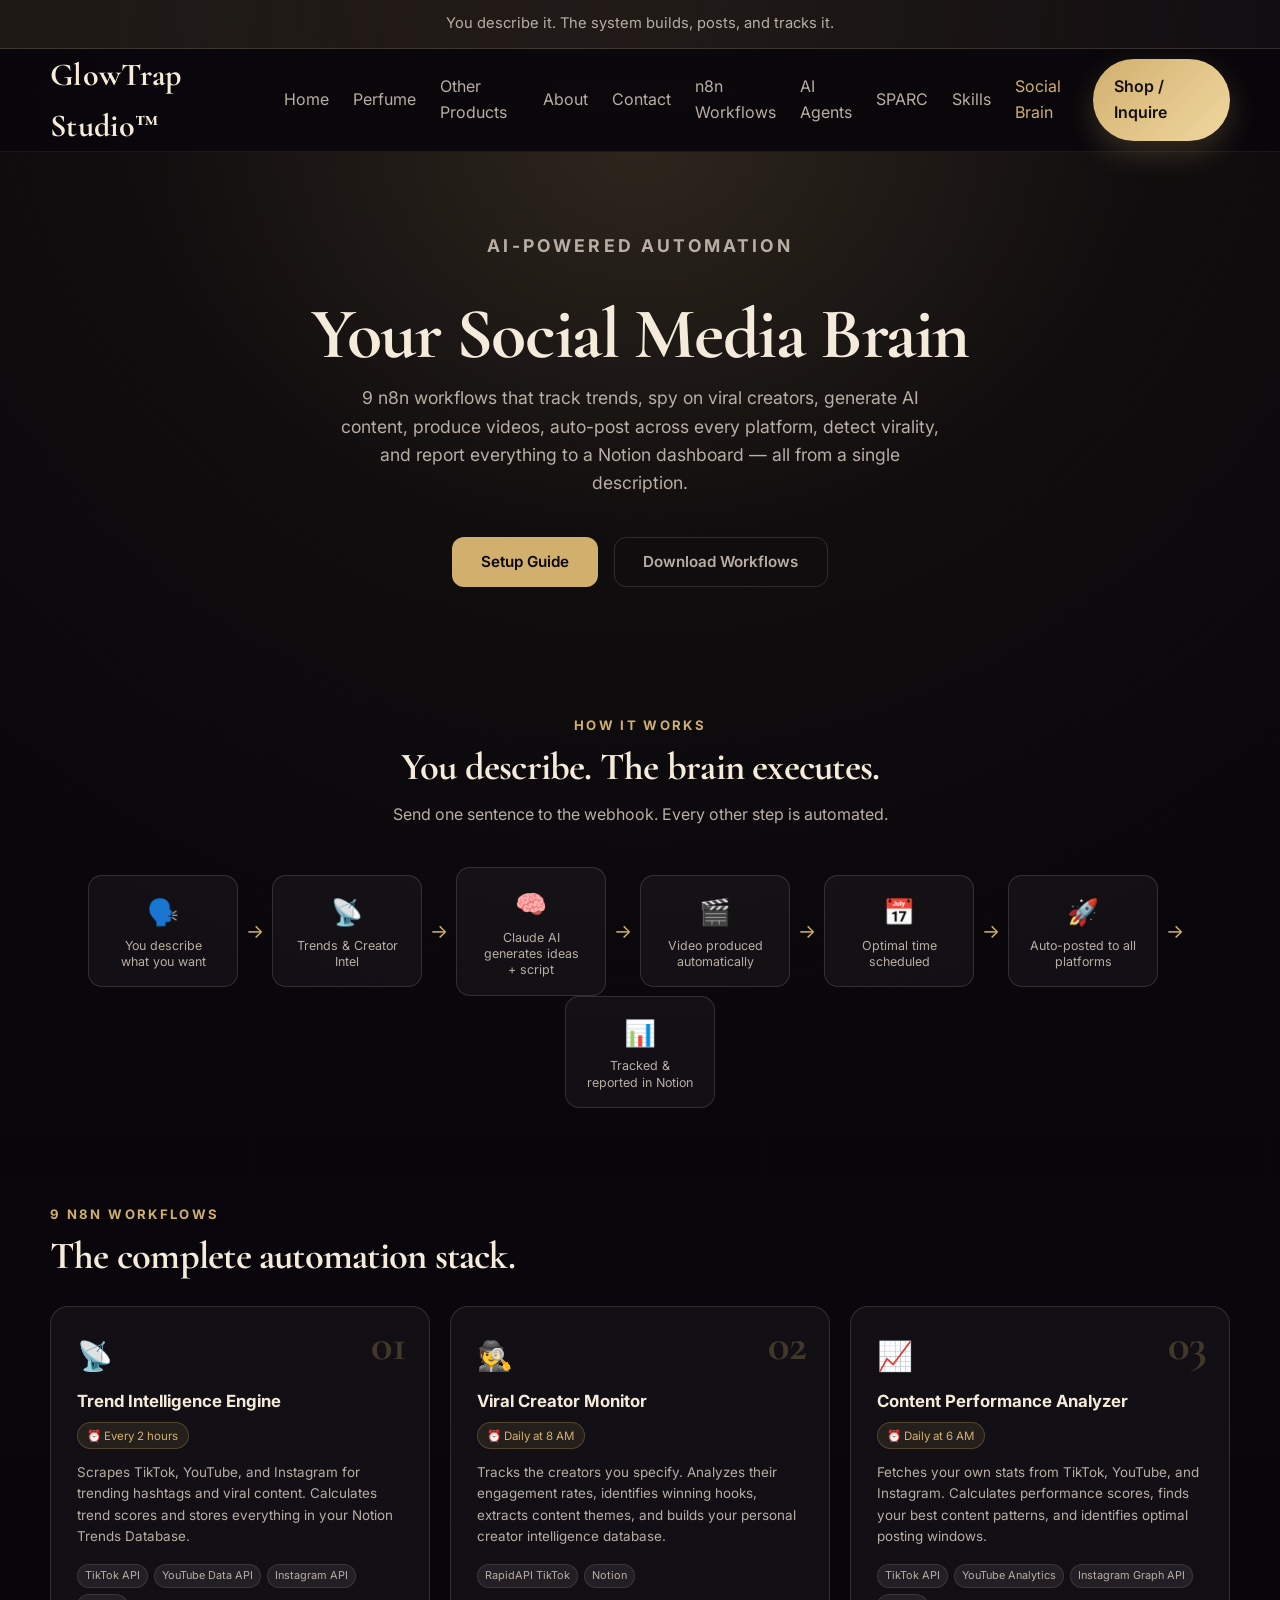
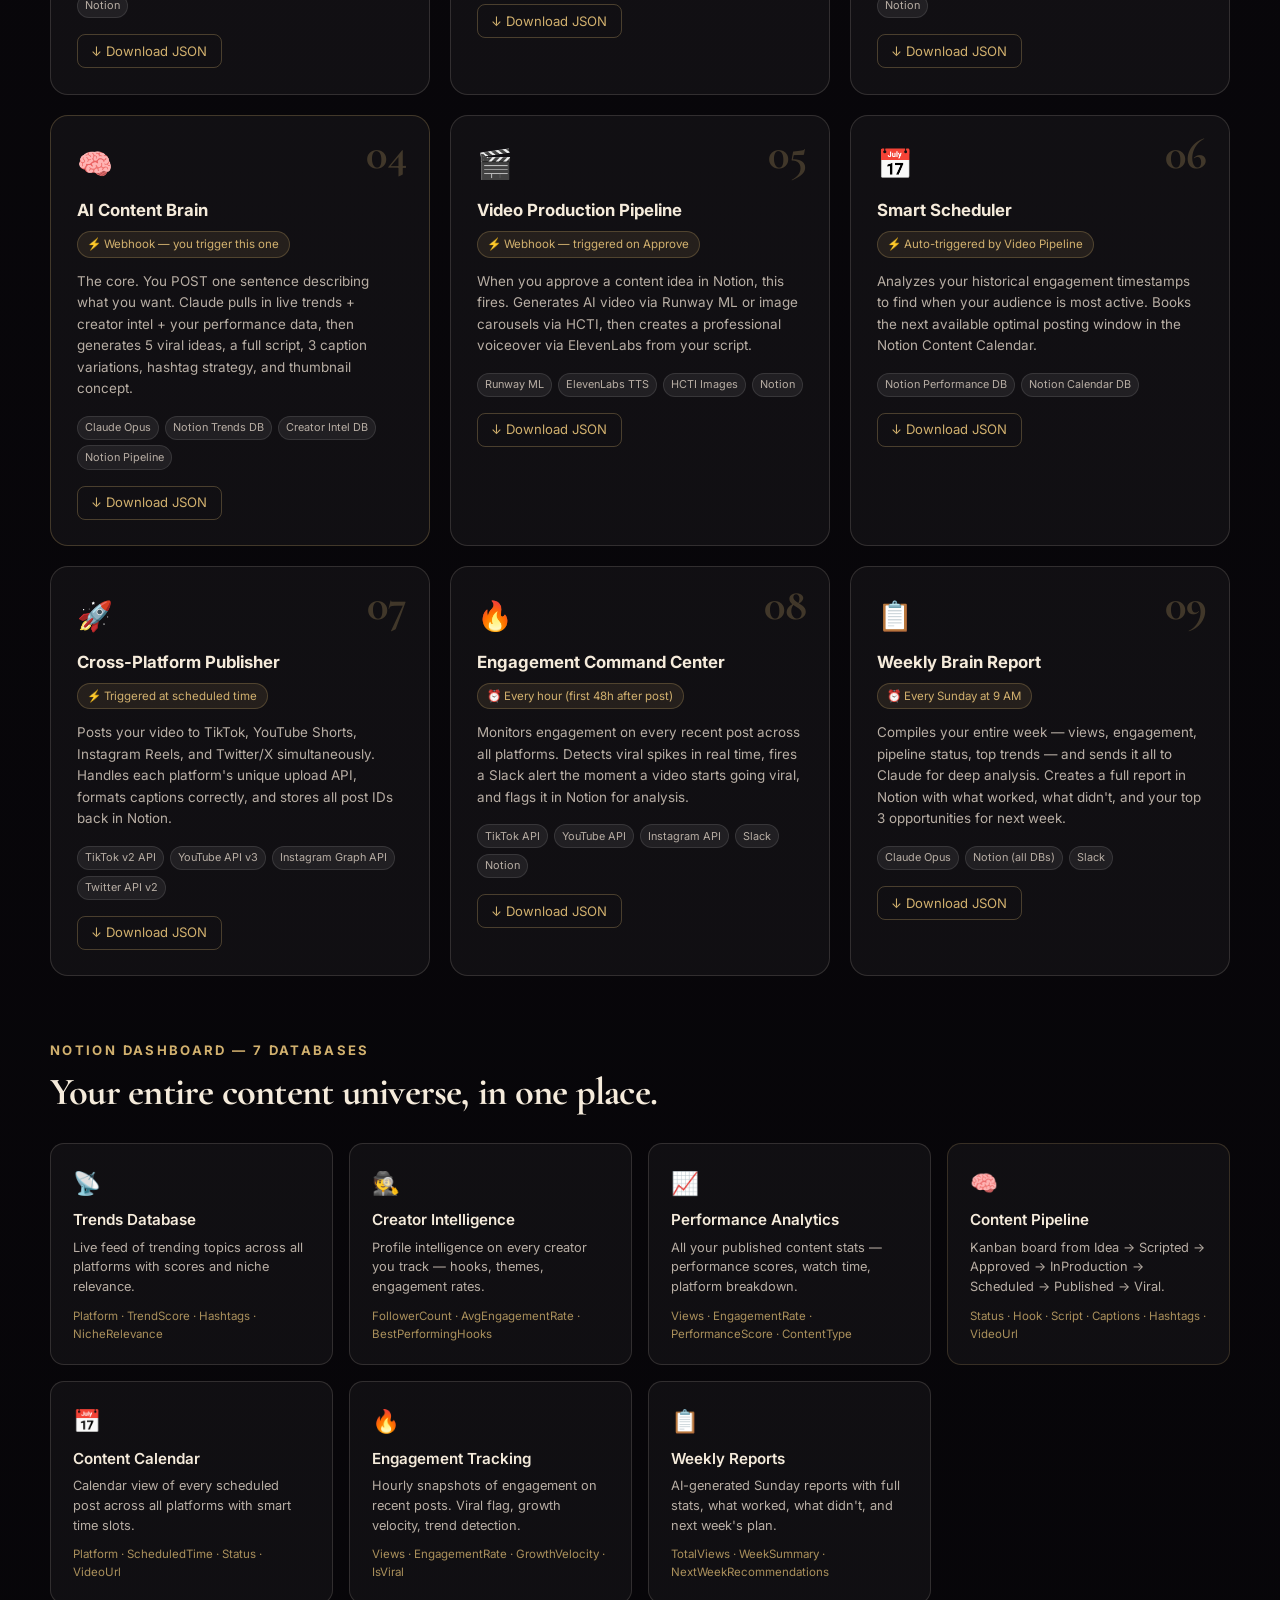
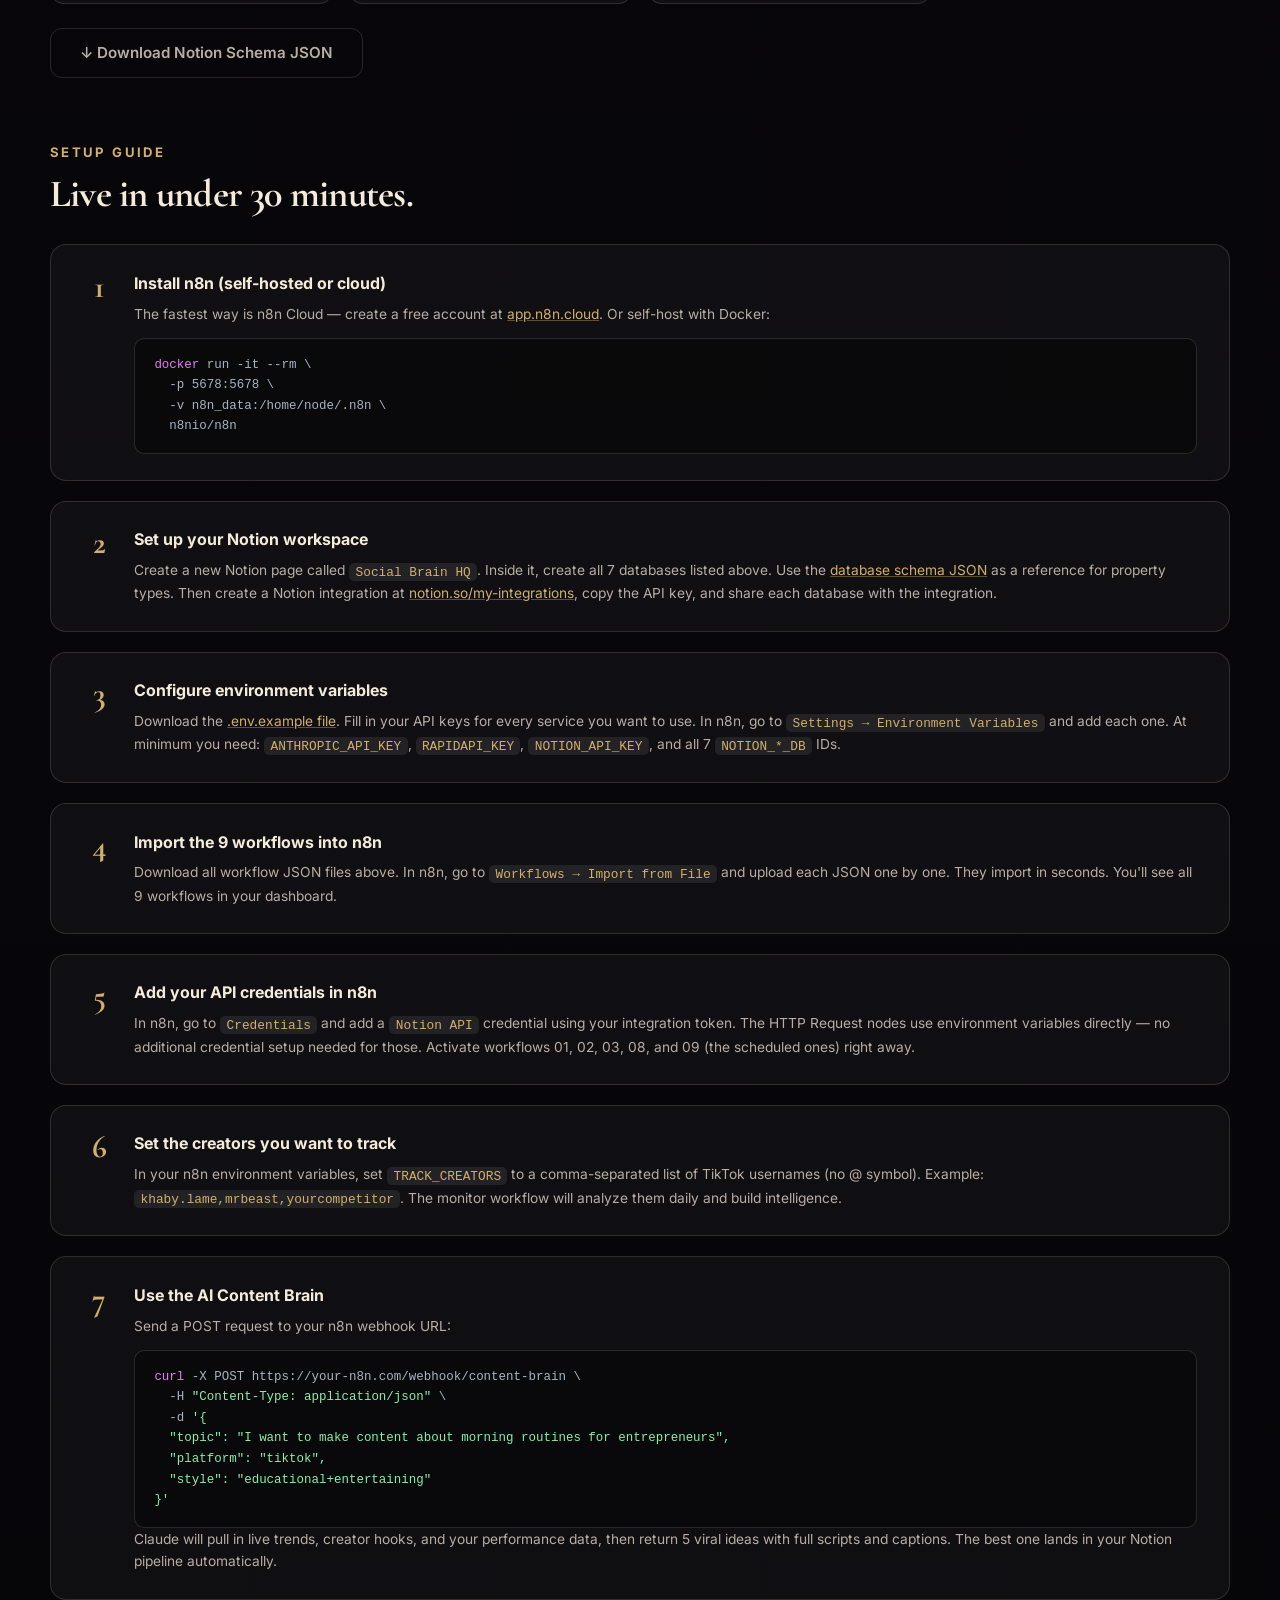
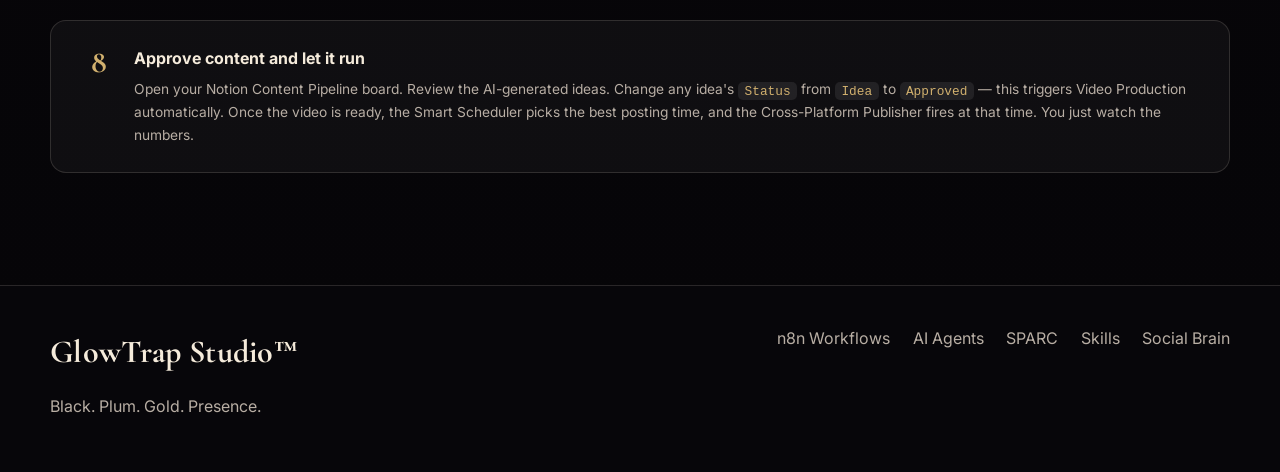
<file: social-brain.html>
<!DOCTYPE html>
<html lang="en">
<head>
  <meta charset="UTF-8" />
  <meta name="viewport" content="width=device-width, initial-scale=1.0" />
  <title>Social Media Brain | GlowTrap Studio™</title>
  <meta name="description" content="Complete social media automation system — trend tracking, AI content generation, auto-posting, viral detection, and Notion dashboard." />
  <link rel="preconnect" href="https://fonts.googleapis.com">
  <link rel="preconnect" href="https://fonts.gstatic.com" crossorigin>
  <link href="https://fonts.googleapis.com/css2?family=Cormorant+Garamond:wght@500;600;700&family=Inter:wght@400;500;600;700&display=swap" rel="stylesheet">
  <link rel="stylesheet" href="css/style.css" />
  <style>
    /* ── Hero ─────────────────────────────────────────── */
    .sb-hero {
      padding: 5rem 0 4rem;
      text-align: center;
      background: radial-gradient(ellipse at top, rgba(209,176,110,0.12) 0%, transparent 55%);
    }
    .sb-hero h1 {
      font-family: "Cormorant Garamond", serif;
      font-size: clamp(2.6rem, 6vw, 4.5rem);
      font-weight: 700; color: var(--ivory); margin: 0.4rem 0 1rem;
    }
    .sb-hero p { color: var(--muted); font-size: 1.1rem; max-width: 620px; margin: 0 auto 2.5rem; }
    .sb-hero-actions { display: flex; gap: 1rem; justify-content: center; flex-wrap: wrap; }

    /* ── System diagram ───────────────────────────────── */
    .sb-diagram { padding: 4rem 0; }
    .sb-diagram h2 { font-family: "Cormorant Garamond", serif; font-size: 2.4rem; font-weight: 700; color: var(--ivory); margin-bottom: 0.5rem; }
    .sb-diagram-lead { color: var(--muted); margin-bottom: 2.5rem; }
    .sb-flow {
      display: flex; align-items: center; gap: 0; flex-wrap: wrap;
      justify-content: center; margin-bottom: 2rem;
    }
    .sb-flow-node {
      background: rgba(255,255,255,0.04); border: 1px solid var(--border);
      border-radius: 14px; padding: 1rem 1.3rem; text-align: center;
      min-width: 120px; max-width: 150px;
    }
    .sb-flow-node-icon { font-size: 1.6rem; margin-bottom: 0.3rem; }
    .sb-flow-node-label { font-size: 0.78rem; color: var(--muted); line-height: 1.3; }
    .sb-flow-arrow {
      color: var(--gold); font-size: 1.2rem; padding: 0 0.5rem;
      flex-shrink: 0;
    }

    /* ── Workflow cards ───────────────────────────────── */
    .sb-workflows { padding: 0 0 4rem; }
    .sb-workflows h2 { font-family: "Cormorant Garamond", serif; font-size: 2.4rem; font-weight: 700; color: var(--ivory); margin-bottom: 2rem; }
    .sb-wf-grid {
      display: grid;
      grid-template-columns: repeat(auto-fill, minmax(320px, 1fr));
      gap: 1.25rem;
    }
    .sb-wf-card {
      background: rgba(255,255,255,0.04); border: 1px solid var(--border);
      border-radius: 18px; padding: 1.6rem; position: relative;
      transition: border-color 0.2s, background 0.2s, transform 0.15s;
    }
    .sb-wf-card:hover {
      border-color: rgba(209,176,110,0.35); background: rgba(209,176,110,0.04);
      transform: translateY(-2px);
    }
    .sb-wf-num {
      font-family: "Cormorant Garamond", serif;
      font-size: 2.8rem; font-weight: 700; color: var(--gold);
      opacity: 0.25; position: absolute; top: 1rem; right: 1.4rem;
      line-height: 1;
    }
    .sb-wf-icon { font-size: 1.8rem; margin-bottom: 0.6rem; }
    .sb-wf-title { font-size: 1.05rem; font-weight: 700; color: var(--ivory); margin-bottom: 0.4rem; }
    .sb-wf-desc { font-size: 0.84rem; color: var(--muted); line-height: 1.6; margin-bottom: 1rem; }
    .sb-wf-trigger {
      font-size: 0.72rem; padding: 0.2rem 0.6rem; border-radius: 20px;
      background: rgba(209,176,110,0.1); color: var(--gold);
      border: 1px solid rgba(209,176,110,0.25); display: inline-block; margin-bottom: 0.8rem;
    }
    .sb-wf-apis { display: flex; flex-wrap: wrap; gap: 0.35rem; }
    .sb-api-badge {
      font-size: 0.68rem; padding: 0.15rem 0.45rem; border-radius: 20px;
      background: rgba(255,255,255,0.07); color: var(--muted);
      border: 1px solid rgba(255,255,255,0.1);
    }
    .sb-wf-download {
      display: inline-flex; align-items: center; gap: 0.4rem;
      margin-top: 1rem; font-size: 0.82rem; color: var(--gold);
      text-decoration: none; border: 1px solid rgba(209,176,110,0.3);
      padding: 0.35rem 0.85rem; border-radius: 8px;
      transition: background 0.2s;
    }
    .sb-wf-download:hover { background: rgba(209,176,110,0.1); }

    /* ── Notion dashboard ─────────────────────────────── */
    .sb-notion { padding: 0 0 4rem; }
    .sb-notion h2 { font-family: "Cormorant Garamond", serif; font-size: 2.4rem; font-weight: 700; color: var(--ivory); margin-bottom: 2rem; }
    .sb-db-grid {
      display: grid;
      grid-template-columns: repeat(auto-fill, minmax(260px, 1fr));
      gap: 1rem;
    }
    .sb-db-card {
      background: rgba(255,255,255,0.04); border: 1px solid var(--border);
      border-radius: 14px; padding: 1.3rem 1.4rem;
    }
    .sb-db-icon { font-size: 1.4rem; margin-bottom: 0.5rem; }
    .sb-db-name { font-size: 0.95rem; font-weight: 600; color: var(--ivory); margin-bottom: 0.3rem; }
    .sb-db-desc { font-size: 0.8rem; color: var(--muted); line-height: 1.55; margin-bottom: 0.6rem; }
    .sb-db-fields { font-size: 0.72rem; color: rgba(209,176,110,0.8); }

    /* ── Setup guide ──────────────────────────────────── */
    .sb-setup { padding: 0 0 5rem; }
    .sb-setup h2 { font-family: "Cormorant Garamond", serif; font-size: 2.4rem; font-weight: 700; color: var(--ivory); margin-bottom: 2rem; }
    .sb-steps { display: flex; flex-direction: column; gap: 1.25rem; counter-reset: step; }
    .sb-step {
      background: rgba(255,255,255,0.04); border: 1px solid var(--border);
      border-radius: 16px; padding: 1.6rem 2rem;
      display: grid; grid-template-columns: auto 1fr; gap: 1.2rem; align-items: start;
      counter-increment: step;
    }
    .sb-step-num {
      font-family: "Cormorant Garamond", serif;
      font-size: 2rem; font-weight: 700; color: var(--gold); line-height: 1;
      min-width: 32px; text-align: center;
    }
    .sb-step-num::before { content: counter(step); }
    .sb-step-title { font-size: 1rem; font-weight: 700; color: var(--ivory); margin-bottom: 0.4rem; }
    .sb-step-body { font-size: 0.86rem; color: var(--muted); line-height: 1.65; }
    .sb-step-body code {
      font-size: 0.8rem; background: rgba(255,255,255,0.08);
      padding: 0.1rem 0.4rem; border-radius: 5px; color: var(--gold);
    }
    .sb-step-body a { color: var(--gold); text-decoration: underline; text-decoration-color: rgba(209,176,110,0.4); }
    .sb-code-block {
      background: rgba(0,0,0,0.4); border: 1px solid var(--border);
      border-radius: 10px; padding: 1rem 1.2rem;
      font-family: "Courier New", monospace; font-size: 0.78rem;
      color: #a8b4c4; margin-top: 0.75rem; overflow-x: auto;
      white-space: pre;
    }
    .sb-kw { color: #e879f9; }
    .sb-str { color: #86efac; }
    .sb-cm { color: #475569; }

    /* ── Buttons ──────────────────────────────────────── */
    .btn { display: inline-flex; align-items: center; gap: 0.5rem; border-radius: 12px; padding: 0.75rem 1.8rem; font-family: inherit; font-size: 0.95rem; font-weight: 600; cursor: pointer; text-decoration: none; transition: all 0.2s; }
    .btn-gold { background: var(--gold); color: #09070b; border: none; }
    .btn-gold:hover { background: var(--gold-light); }
    .btn-outline { background: transparent; border: 1px solid var(--border); color: var(--muted); }
    .btn-outline:hover { border-color: var(--gold); color: var(--gold); }

    @media(max-width:640px) {
      .sb-flow { gap: 0.5rem; }
      .sb-flow-arrow { display: none; }
      .sb-wf-grid, .sb-db-grid { grid-template-columns: 1fr; }
      .sb-step { grid-template-columns: 1fr; }
      .sb-step-num { font-size: 1.2rem; }
    }
  </style>
</head>
<body>
  <div class="topbar">You describe it. The system builds, posts, and tracks it.</div>

  <header class="site-header">
    <div class="container nav-wrap">
      <a class="logo" href="index.html">GlowTrap Studio™</a>
      <button class="menu-toggle" id="menuToggle" aria-label="Open menu"><span></span><span></span><span></span></button>
      <nav class="main-nav">
        <a href="index.html">Home</a>
        <a href="perfume.html">Perfume</a>
        <a href="products.html">Other Products</a>
        <a href="about.html">About</a>
        <a href="contact.html">Contact</a>
        <a href="workflows.html">n8n Workflows</a>
        <a href="agents.html">AI Agents</a>
        <a href="sparc.html">SPARC</a>
        <a href="skills.html">Skills</a>
        <a href="social-brain.html" style="color:var(--gold)">Social Brain</a>
      </nav>
      <a class="nav-cta" href="contact.html">Shop / Inquire</a>
    </div>
    <div class="mobile-menu" id="mobileMenu">
      <a href="index.html">Home</a><a href="perfume.html">Perfume</a>
      <a href="products.html">Other Products</a><a href="about.html">About</a>
      <a href="contact.html">Contact</a><a href="workflows.html">n8n Workflows</a>
      <a href="agents.html">AI Agents</a><a href="sparc.html">SPARC</a>
      <a href="skills.html">Skills</a><a href="social-brain.html">Social Brain</a>
    </div>
  </header>

  <main>

    <!-- Hero -->
    <section class="sb-hero">
      <div class="container">
        <p class="eyebrow">AI-POWERED AUTOMATION</p>
        <h1>Your Social Media Brain</h1>
        <p>9 n8n workflows that track trends, spy on viral creators, generate AI content, produce videos, auto-post across every platform, detect virality, and report everything to a Notion dashboard — all from a single description.</p>
        <div class="sb-hero-actions">
          <a class="btn btn-gold" href="#setup">Setup Guide</a>
          <a class="btn btn-outline" href="#workflows">Download Workflows</a>
        </div>
      </div>
    </section>

    <!-- System flow -->
    <section class="sb-diagram section">
      <div class="container">
        <p class="eyebrow center">HOW IT WORKS</p>
        <h2 class="center">You describe. The brain executes.</h2>
        <p class="sb-diagram-lead center">Send one sentence to the webhook. Every other step is automated.</p>
        <div class="sb-flow">
          <div class="sb-flow-node"><div class="sb-flow-node-icon">🗣️</div><div class="sb-flow-node-label">You describe what you want</div></div>
          <div class="sb-flow-arrow">→</div>
          <div class="sb-flow-node"><div class="sb-flow-node-icon">📡</div><div class="sb-flow-node-label">Trends &amp; Creator Intel</div></div>
          <div class="sb-flow-arrow">→</div>
          <div class="sb-flow-node"><div class="sb-flow-node-icon">🧠</div><div class="sb-flow-node-label">Claude AI generates ideas + script</div></div>
          <div class="sb-flow-arrow">→</div>
          <div class="sb-flow-node"><div class="sb-flow-node-icon">🎬</div><div class="sb-flow-node-label">Video produced automatically</div></div>
          <div class="sb-flow-arrow">→</div>
          <div class="sb-flow-node"><div class="sb-flow-node-icon">📅</div><div class="sb-flow-node-label">Optimal time scheduled</div></div>
          <div class="sb-flow-arrow">→</div>
          <div class="sb-flow-node"><div class="sb-flow-node-icon">🚀</div><div class="sb-flow-node-label">Auto-posted to all platforms</div></div>
          <div class="sb-flow-arrow">→</div>
          <div class="sb-flow-node"><div class="sb-flow-node-icon">📊</div><div class="sb-flow-node-label">Tracked &amp; reported in Notion</div></div>
        </div>
      </div>
    </section>

    <!-- Workflow cards -->
    <section class="sb-workflows section" id="workflows">
      <div class="container">
        <p class="eyebrow">9 n8n WORKFLOWS</p>
        <h2>The complete automation stack.</h2>
        <div class="sb-wf-grid">

          <div class="sb-wf-card">
            <div class="sb-wf-num">01</div>
            <div class="sb-wf-icon">📡</div>
            <div class="sb-wf-title">Trend Intelligence Engine</div>
            <div class="sb-wf-trigger">⏰ Every 2 hours</div>
            <div class="sb-wf-desc">Scrapes TikTok, YouTube, and Instagram for trending hashtags and viral content. Calculates trend scores and stores everything in your Notion Trends Database.</div>
            <div class="sb-wf-apis">
              <span class="sb-api-badge">TikTok API</span>
              <span class="sb-api-badge">YouTube Data API</span>
              <span class="sb-api-badge">Instagram API</span>
              <span class="sb-api-badge">Notion</span>
            </div>
            <a class="sb-wf-download" href="social-brain/workflows/01_trend_intelligence.json" download>↓ Download JSON</a>
          </div>

          <div class="sb-wf-card">
            <div class="sb-wf-num">02</div>
            <div class="sb-wf-icon">🕵️</div>
            <div class="sb-wf-title">Viral Creator Monitor</div>
            <div class="sb-wf-trigger">⏰ Daily at 8 AM</div>
            <div class="sb-wf-desc">Tracks the creators you specify. Analyzes their engagement rates, identifies winning hooks, extracts content themes, and builds your personal creator intelligence database.</div>
            <div class="sb-wf-apis">
              <span class="sb-api-badge">RapidAPI TikTok</span>
              <span class="sb-api-badge">Notion</span>
            </div>
            <a class="sb-wf-download" href="social-brain/workflows/02_creator_monitor.json" download>↓ Download JSON</a>
          </div>

          <div class="sb-wf-card">
            <div class="sb-wf-num">03</div>
            <div class="sb-wf-icon">📈</div>
            <div class="sb-wf-title">Content Performance Analyzer</div>
            <div class="sb-wf-trigger">⏰ Daily at 6 AM</div>
            <div class="sb-wf-desc">Fetches your own stats from TikTok, YouTube, and Instagram. Calculates performance scores, finds your best content patterns, and identifies optimal posting windows.</div>
            <div class="sb-wf-apis">
              <span class="sb-api-badge">TikTok API</span>
              <span class="sb-api-badge">YouTube Analytics</span>
              <span class="sb-api-badge">Instagram Graph API</span>
              <span class="sb-api-badge">Notion</span>
            </div>
            <a class="sb-wf-download" href="social-brain/workflows/03_performance_analyzer.json" download>↓ Download JSON</a>
          </div>

          <div class="sb-wf-card" style="border-color:rgba(209,176,110,0.25)">
            <div class="sb-wf-num">04</div>
            <div class="sb-wf-icon">🧠</div>
            <div class="sb-wf-title">AI Content Brain</div>
            <div class="sb-wf-trigger">⚡ Webhook — you trigger this one</div>
            <div class="sb-wf-desc">The core. You POST one sentence describing what you want. Claude pulls in live trends + creator intel + your performance data, then generates 5 viral ideas, a full script, 3 caption variations, hashtag strategy, and thumbnail concept.</div>
            <div class="sb-wf-apis">
              <span class="sb-api-badge">Claude Opus</span>
              <span class="sb-api-badge">Notion Trends DB</span>
              <span class="sb-api-badge">Creator Intel DB</span>
              <span class="sb-api-badge">Notion Pipeline</span>
            </div>
            <a class="sb-wf-download" href="social-brain/workflows/04_ai_content_brain.json" download>↓ Download JSON</a>
          </div>

          <div class="sb-wf-card">
            <div class="sb-wf-num">05</div>
            <div class="sb-wf-icon">🎬</div>
            <div class="sb-wf-title">Video Production Pipeline</div>
            <div class="sb-wf-trigger">⚡ Webhook — triggered on Approve</div>
            <div class="sb-wf-desc">When you approve a content idea in Notion, this fires. Generates AI video via Runway ML or image carousels via HCTI, then creates a professional voiceover via ElevenLabs from your script.</div>
            <div class="sb-wf-apis">
              <span class="sb-api-badge">Runway ML</span>
              <span class="sb-api-badge">ElevenLabs TTS</span>
              <span class="sb-api-badge">HCTI Images</span>
              <span class="sb-api-badge">Notion</span>
            </div>
            <a class="sb-wf-download" href="social-brain/workflows/05_video_production.json" download>↓ Download JSON</a>
          </div>

          <div class="sb-wf-card">
            <div class="sb-wf-num">06</div>
            <div class="sb-wf-icon">📅</div>
            <div class="sb-wf-title">Smart Scheduler</div>
            <div class="sb-wf-trigger">⚡ Auto-triggered by Video Pipeline</div>
            <div class="sb-wf-desc">Analyzes your historical engagement timestamps to find when your audience is most active. Books the next available optimal posting window in the Notion Content Calendar.</div>
            <div class="sb-wf-apis">
              <span class="sb-api-badge">Notion Performance DB</span>
              <span class="sb-api-badge">Notion Calendar DB</span>
            </div>
            <a class="sb-wf-download" href="social-brain/workflows/06_smart_scheduler.json" download>↓ Download JSON</a>
          </div>

          <div class="sb-wf-card">
            <div class="sb-wf-num">07</div>
            <div class="sb-wf-icon">🚀</div>
            <div class="sb-wf-title">Cross-Platform Publisher</div>
            <div class="sb-wf-trigger">⚡ Triggered at scheduled time</div>
            <div class="sb-wf-desc">Posts your video to TikTok, YouTube Shorts, Instagram Reels, and Twitter/X simultaneously. Handles each platform's unique upload API, formats captions correctly, and stores all post IDs back in Notion.</div>
            <div class="sb-wf-apis">
              <span class="sb-api-badge">TikTok v2 API</span>
              <span class="sb-api-badge">YouTube API v3</span>
              <span class="sb-api-badge">Instagram Graph API</span>
              <span class="sb-api-badge">Twitter API v2</span>
            </div>
            <a class="sb-wf-download" href="social-brain/workflows/07_cross_platform_publisher.json" download>↓ Download JSON</a>
          </div>

          <div class="sb-wf-card">
            <div class="sb-wf-num">08</div>
            <div class="sb-wf-icon">🔥</div>
            <div class="sb-wf-title">Engagement Command Center</div>
            <div class="sb-wf-trigger">⏰ Every hour (first 48h after post)</div>
            <div class="sb-wf-desc">Monitors engagement on every recent post across all platforms. Detects viral spikes in real time, fires a Slack alert the moment a video starts going viral, and flags it in Notion for analysis.</div>
            <div class="sb-wf-apis">
              <span class="sb-api-badge">TikTok API</span>
              <span class="sb-api-badge">YouTube API</span>
              <span class="sb-api-badge">Instagram API</span>
              <span class="sb-api-badge">Slack</span>
              <span class="sb-api-badge">Notion</span>
            </div>
            <a class="sb-wf-download" href="social-brain/workflows/08_engagement_tracker.json" download>↓ Download JSON</a>
          </div>

          <div class="sb-wf-card">
            <div class="sb-wf-num">09</div>
            <div class="sb-wf-icon">📋</div>
            <div class="sb-wf-title">Weekly Brain Report</div>
            <div class="sb-wf-trigger">⏰ Every Sunday at 9 AM</div>
            <div class="sb-wf-desc">Compiles your entire week — views, engagement, pipeline status, top trends — and sends it all to Claude for deep analysis. Creates a full report in Notion with what worked, what didn't, and your top 3 opportunities for next week.</div>
            <div class="sb-wf-apis">
              <span class="sb-api-badge">Claude Opus</span>
              <span class="sb-api-badge">Notion (all DBs)</span>
              <span class="sb-api-badge">Slack</span>
            </div>
            <a class="sb-wf-download" href="social-brain/workflows/09_weekly_brain_report.json" download>↓ Download JSON</a>
          </div>

        </div>
      </div>
    </section>

    <!-- Notion dashboard -->
    <section class="sb-notion section">
      <div class="container">
        <p class="eyebrow">NOTION DASHBOARD — 7 DATABASES</p>
        <h2>Your entire content universe, in one place.</h2>
        <div class="sb-db-grid">
          <div class="sb-db-card">
            <div class="sb-db-icon">📡</div>
            <div class="sb-db-name">Trends Database</div>
            <div class="sb-db-desc">Live feed of trending topics across all platforms with scores and niche relevance.</div>
            <div class="sb-db-fields">Platform · TrendScore · Hashtags · NicheRelevance</div>
          </div>
          <div class="sb-db-card">
            <div class="sb-db-icon">🕵️</div>
            <div class="sb-db-name">Creator Intelligence</div>
            <div class="sb-db-desc">Profile intelligence on every creator you track — hooks, themes, engagement rates.</div>
            <div class="sb-db-fields">FollowerCount · AvgEngagementRate · BestPerformingHooks</div>
          </div>
          <div class="sb-db-card">
            <div class="sb-db-icon">📈</div>
            <div class="sb-db-name">Performance Analytics</div>
            <div class="sb-db-desc">All your published content stats — performance scores, watch time, platform breakdown.</div>
            <div class="sb-db-fields">Views · EngagementRate · PerformanceScore · ContentType</div>
          </div>
          <div class="sb-db-card" style="border-color:rgba(209,176,110,0.2)">
            <div class="sb-db-icon">🧠</div>
            <div class="sb-db-name">Content Pipeline</div>
            <div class="sb-db-desc">Kanban board from Idea → Scripted → Approved → InProduction → Scheduled → Published → Viral.</div>
            <div class="sb-db-fields">Status · Hook · Script · Captions · Hashtags · VideoUrl</div>
          </div>
          <div class="sb-db-card">
            <div class="sb-db-icon">📅</div>
            <div class="sb-db-name">Content Calendar</div>
            <div class="sb-db-desc">Calendar view of every scheduled post across all platforms with smart time slots.</div>
            <div class="sb-db-fields">Platform · ScheduledTime · Status · VideoUrl</div>
          </div>
          <div class="sb-db-card">
            <div class="sb-db-icon">🔥</div>
            <div class="sb-db-name">Engagement Tracking</div>
            <div class="sb-db-desc">Hourly snapshots of engagement on recent posts. Viral flag, growth velocity, trend detection.</div>
            <div class="sb-db-fields">Views · EngagementRate · GrowthVelocity · IsViral</div>
          </div>
          <div class="sb-db-card">
            <div class="sb-db-icon">📋</div>
            <div class="sb-db-name">Weekly Reports</div>
            <div class="sb-db-desc">AI-generated Sunday reports with full stats, what worked, what didn't, and next week's plan.</div>
            <div class="sb-db-fields">TotalViews · WeekSummary · NextWeekRecommendations</div>
          </div>
        </div>
        <div style="margin-top:1.5rem">
          <a class="btn btn-outline" href="social-brain/notion/database_schemas.json" download>↓ Download Notion Schema JSON</a>
        </div>
      </div>
    </section>

    <!-- Setup guide -->
    <section class="sb-setup section" id="setup">
      <div class="container">
        <p class="eyebrow">SETUP GUIDE</p>
        <h2>Live in under 30 minutes.</h2>
        <div class="sb-steps">

          <div class="sb-step">
            <div class="sb-step-num"></div>
            <div>
              <div class="sb-step-title">Install n8n (self-hosted or cloud)</div>
              <div class="sb-step-body">
                The fastest way is n8n Cloud — create a free account at <a href="https://app.n8n.cloud" target="_blank">app.n8n.cloud</a>. Or self-host with Docker:
                <div class="sb-code-block"><span class="sb-kw">docker</span> run -it --rm \
  -p 5678:5678 \
  -v n8n_data:/home/node/.n8n \
  n8nio/n8n</div>
              </div>
            </div>
          </div>

          <div class="sb-step">
            <div class="sb-step-num"></div>
            <div>
              <div class="sb-step-title">Set up your Notion workspace</div>
              <div class="sb-step-body">
                Create a new Notion page called <code>Social Brain HQ</code>. Inside it, create all 7 databases listed above. Use the <a href="social-brain/notion/database_schemas.json" download>database schema JSON</a> as a reference for property types. Then create a Notion integration at <a href="https://www.notion.so/my-integrations" target="_blank">notion.so/my-integrations</a>, copy the API key, and share each database with the integration.
              </div>
            </div>
          </div>

          <div class="sb-step">
            <div class="sb-step-num"></div>
            <div>
              <div class="sb-step-title">Configure environment variables</div>
              <div class="sb-step-body">
                Download the <a href="social-brain/config/.env.example" download>.env.example file</a>. Fill in your API keys for every service you want to use. In n8n, go to <code>Settings → Environment Variables</code> and add each one. At minimum you need: <code>ANTHROPIC_API_KEY</code>, <code>RAPIDAPI_KEY</code>, <code>NOTION_API_KEY</code>, and all 7 <code>NOTION_*_DB</code> IDs.
              </div>
            </div>
          </div>

          <div class="sb-step">
            <div class="sb-step-num"></div>
            <div>
              <div class="sb-step-title">Import the 9 workflows into n8n</div>
              <div class="sb-step-body">
                Download all workflow JSON files above. In n8n, go to <code>Workflows → Import from File</code> and upload each JSON one by one. They import in seconds. You'll see all 9 workflows in your dashboard.
              </div>
            </div>
          </div>

          <div class="sb-step">
            <div class="sb-step-num"></div>
            <div>
              <div class="sb-step-title">Add your API credentials in n8n</div>
              <div class="sb-step-body">
                In n8n, go to <code>Credentials</code> and add a <code>Notion API</code> credential using your integration token. The HTTP Request nodes use environment variables directly — no additional credential setup needed for those. Activate workflows 01, 02, 03, 08, and 09 (the scheduled ones) right away.
              </div>
            </div>
          </div>

          <div class="sb-step">
            <div class="sb-step-num"></div>
            <div>
              <div class="sb-step-title">Set the creators you want to track</div>
              <div class="sb-step-body">
                In your n8n environment variables, set <code>TRACK_CREATORS</code> to a comma-separated list of TikTok usernames (no @ symbol). Example: <code>khaby.lame,mrbeast,yourcompetitor</code>. The monitor workflow will analyze them daily and build intelligence.
              </div>
            </div>
          </div>

          <div class="sb-step">
            <div class="sb-step-num"></div>
            <div>
              <div class="sb-step-title">Use the AI Content Brain</div>
              <div class="sb-step-body">
                Send a POST request to your n8n webhook URL:
                <div class="sb-code-block"><span class="sb-kw">curl</span> -X POST https://your-n8n.com/webhook/content-brain \
  -H <span class="sb-str">"Content-Type: application/json"</span> \
  -d <span class="sb-str">'{
  "topic": "I want to make content about morning routines for entrepreneurs",
  "platform": "tiktok",
  "style": "educational+entertaining"
}'</span></div>
                Claude will pull in live trends, creator hooks, and your performance data, then return 5 viral ideas with full scripts and captions. The best one lands in your Notion pipeline automatically.
              </div>
            </div>
          </div>

          <div class="sb-step">
            <div class="sb-step-num"></div>
            <div>
              <div class="sb-step-title">Approve content and let it run</div>
              <div class="sb-step-body">
                Open your Notion Content Pipeline board. Review the AI-generated ideas. Change any idea's <code>Status</code> from <code>Idea</code> to <code>Approved</code> — this triggers Video Production automatically. Once the video is ready, the Smart Scheduler picks the best posting time, and the Cross-Platform Publisher fires at that time. You just watch the numbers.
              </div>
            </div>
          </div>

        </div>
      </div>
    </section>

  </main>

  <footer class="site-footer">
    <div class="container footer-wrap">
      <div>
        <a class="logo footer-logo" href="index.html">GlowTrap Studio™</a>
        <p class="footer-note">Black. Plum. Gold. Presence.</p>
      </div>
      <div class="footer-links">
        <a href="workflows.html">n8n Workflows</a>
        <a href="agents.html">AI Agents</a>
        <a href="sparc.html">SPARC</a>
        <a href="skills.html">Skills</a>
        <a href="social-brain.html">Social Brain</a>
      </div>
    </div>
  </footer>

  <script src="js/main.js"></script>
</body>
</html>
</file>
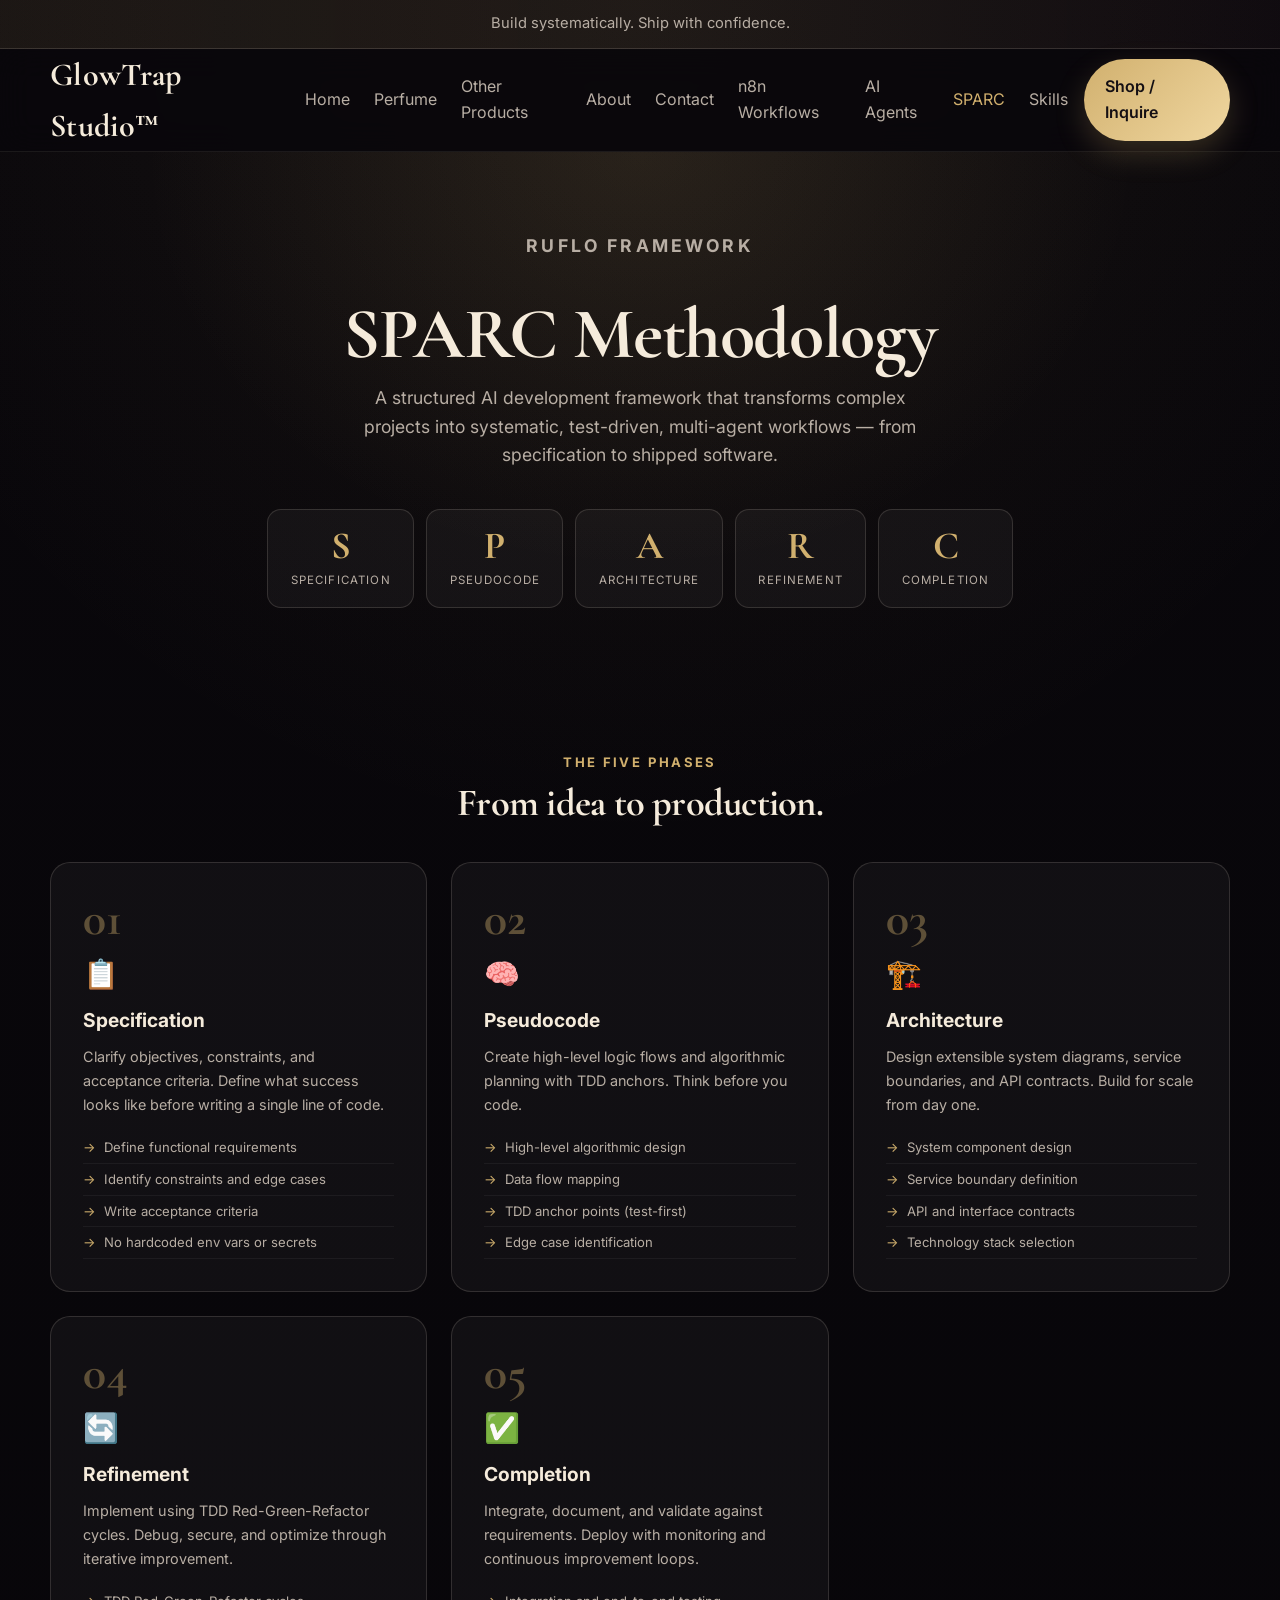
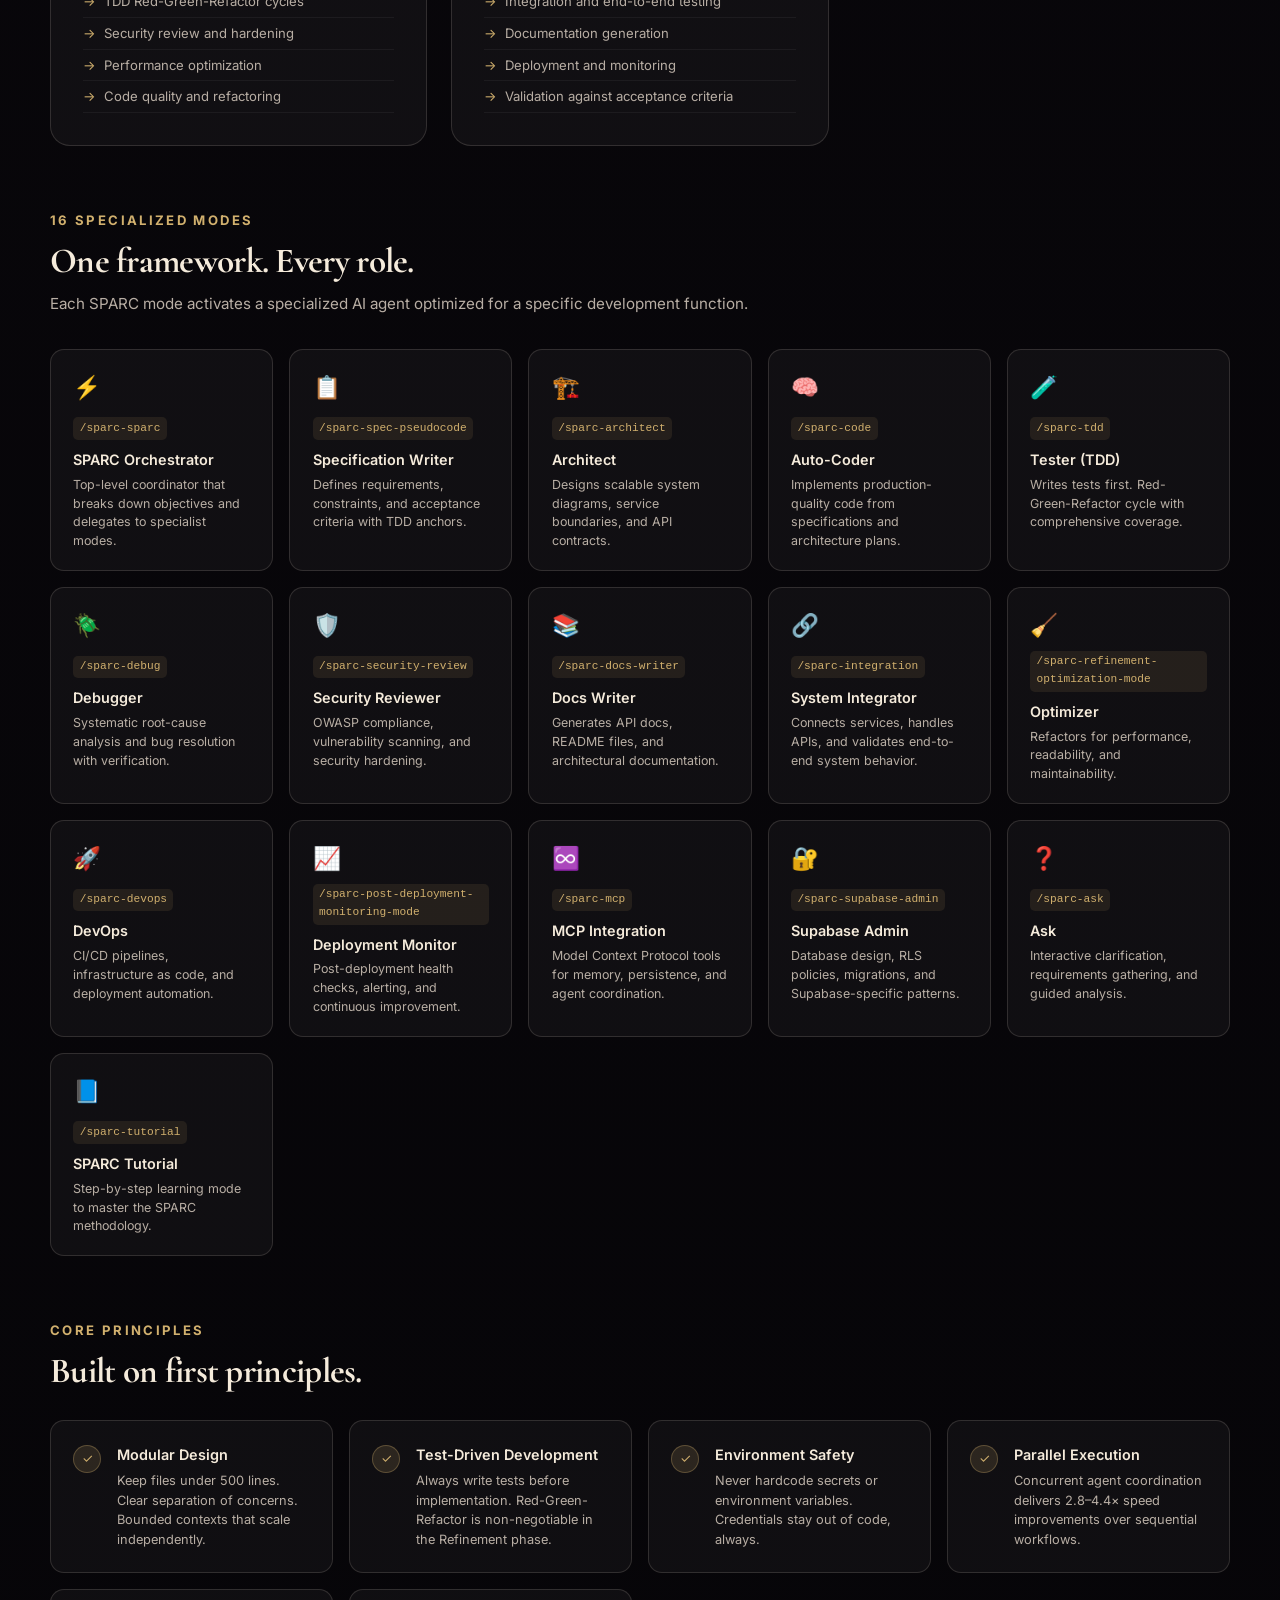
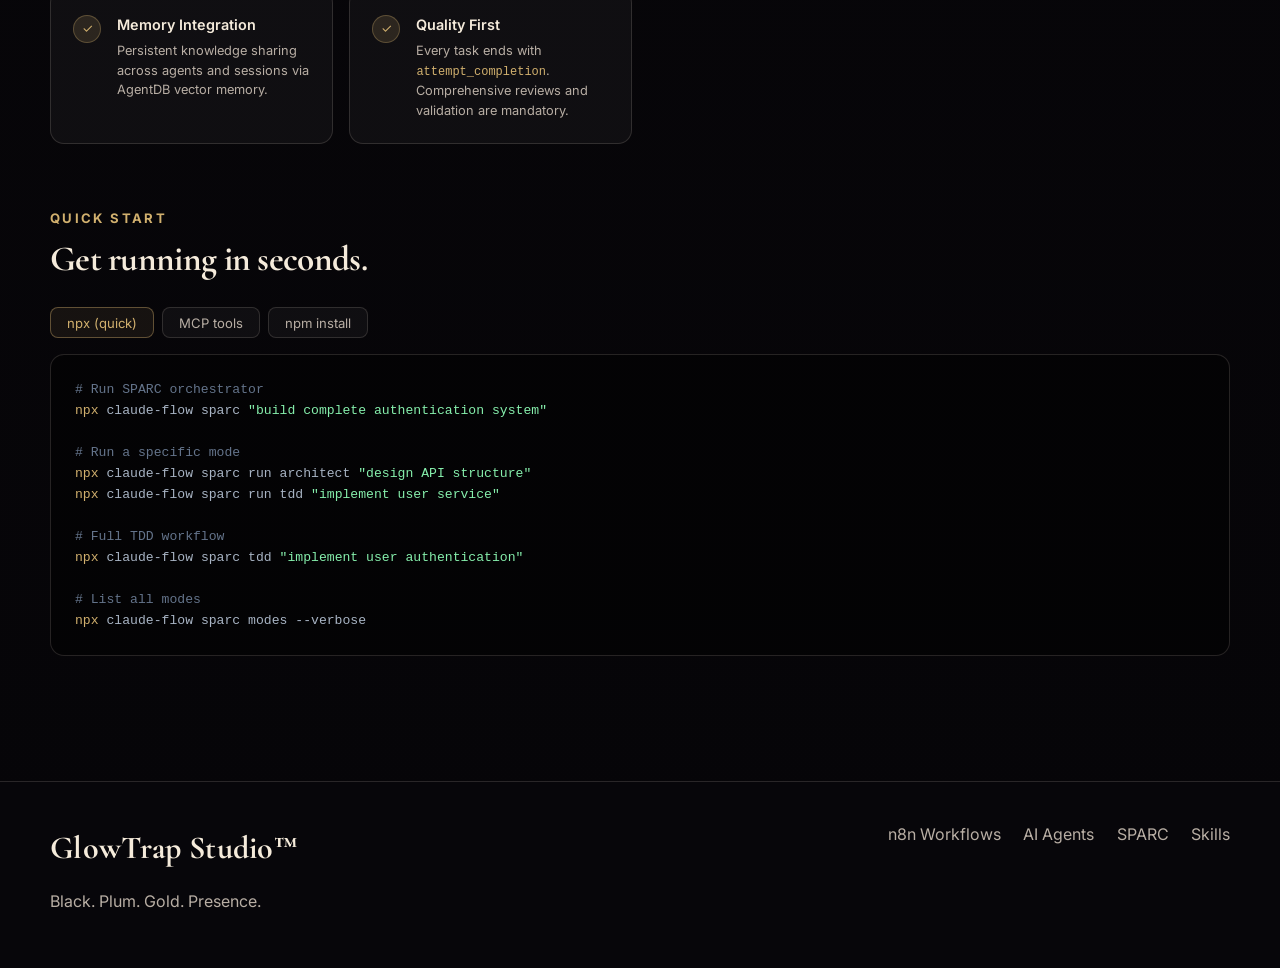
<file: sparc.html>
<!DOCTYPE html>
<html lang="en">
<head>
  <meta charset="UTF-8" />
  <meta name="viewport" content="width=device-width, initial-scale=1.0" />
  <title>SPARC Methodology | GlowTrap Studio™</title>
  <meta name="description" content="SPARC — the structured AI development methodology from Ruflo. Specification, Pseudocode, Architecture, Refinement, Completion." />
  <link rel="preconnect" href="https://fonts.googleapis.com">
  <link rel="preconnect" href="https://fonts.gstatic.com" crossorigin>
  <link href="https://fonts.googleapis.com/css2?family=Cormorant+Garamond:wght@500;600;700&family=Inter:wght@400;500;600;700&display=swap" rel="stylesheet">
  <link rel="stylesheet" href="css/style.css" />
  <style>
    .sp-hero {
      padding: 5rem 0 4rem;
      text-align: center;
      background: radial-gradient(ellipse at top, rgba(209,176,110,0.10) 0%, transparent 55%);
    }
    .sp-hero h1 {
      font-family: "Cormorant Garamond", serif;
      font-size: clamp(2.6rem, 6vw, 4.5rem);
      font-weight: 700; color: var(--ivory); margin: 0.4rem 0 1rem;
    }
    .sp-hero p { color: var(--muted); font-size: 1.1rem; max-width: 560px; margin: 0 auto 2.5rem; }
    .sp-acronym {
      display: flex; gap: 0.75rem; justify-content: center;
      flex-wrap: wrap; margin-bottom: 1rem;
    }
    .sp-letter {
      display: flex; flex-direction: column; align-items: center;
      background: rgba(255,255,255,0.04); border: 1px solid var(--border);
      border-radius: 14px; padding: 1.1rem 1.4rem; min-width: 100px;
      transition: border-color 0.2s, background 0.2s;
    }
    .sp-letter:hover { border-color: rgba(209,176,110,0.4); background: rgba(209,176,110,0.06); }
    .sp-letter-char {
      font-family: "Cormorant Garamond", serif;
      font-size: 2.4rem; font-weight: 700; color: var(--gold); line-height: 1;
    }
    .sp-letter-word { font-size: 0.72rem; color: var(--muted); text-transform: uppercase; letter-spacing: 0.1em; margin-top: 0.3rem; }

    /* Phases */
    .sp-phases { padding: 4rem 0; }
    .sp-phases-grid {
      display: grid;
      grid-template-columns: repeat(auto-fill, minmax(340px, 1fr));
      gap: 1.5rem;
    }
    .sp-phase {
      background: rgba(255,255,255,0.04); border: 1px solid var(--border);
      border-radius: 20px; padding: 2rem;
      transition: border-color 0.2s, background 0.2s;
    }
    .sp-phase:hover { border-color: rgba(209,176,110,0.3); background: rgba(209,176,110,0.04); }
    .sp-phase-num {
      font-family: "Cormorant Garamond", serif;
      font-size: 3rem; font-weight: 700; color: var(--gold);
      opacity: 0.4; line-height: 1; margin-bottom: 0.5rem;
    }
    .sp-phase-icon { font-size: 1.8rem; margin-bottom: 0.5rem; }
    .sp-phase-title {
      font-size: 1.2rem; font-weight: 700; color: var(--ivory); margin-bottom: 0.6rem;
    }
    .sp-phase-desc { font-size: 0.9rem; color: var(--muted); line-height: 1.65; margin-bottom: 1rem; }
    .sp-phase-tasks { list-style: none; margin: 0; padding: 0; }
    .sp-phase-tasks li {
      font-size: 0.82rem; color: var(--muted); padding: 0.3rem 0;
      border-bottom: 1px solid rgba(255,255,255,0.05);
      display: flex; align-items: baseline; gap: 0.5rem;
    }
    .sp-phase-tasks li::before { content: "→"; color: var(--gold); flex-shrink: 0; }

    /* Modes section */
    .sp-modes { padding: 0 0 4rem; }
    .sp-modes h2 {
      font-family: "Cormorant Garamond", serif;
      font-size: 2.2rem; font-weight: 700; color: var(--ivory);
      margin-bottom: 0.5rem;
    }
    .sp-modes-lead { color: var(--muted); font-size: 0.95rem; margin-bottom: 2rem; }
    .sp-modes-grid {
      display: grid;
      grid-template-columns: repeat(auto-fill, minmax(220px, 1fr));
      gap: 1rem;
    }
    .sp-mode {
      background: rgba(255,255,255,0.04); border: 1px solid var(--border);
      border-radius: 14px; padding: 1.2rem 1.4rem;
      transition: border-color 0.2s, background 0.2s;
    }
    .sp-mode:hover { border-color: rgba(209,176,110,0.3); background: rgba(209,176,110,0.04); }
    .sp-mode-icon { font-size: 1.4rem; margin-bottom: 0.5rem; }
    .sp-mode-cmd {
      font-size: 0.7rem; font-family: monospace;
      color: var(--gold); background: rgba(209,176,110,0.1);
      padding: 0.15rem 0.4rem; border-radius: 5px; margin-bottom: 0.5rem;
      display: inline-block;
    }
    .sp-mode-name { font-size: 0.9rem; font-weight: 600; color: var(--ivory); margin-bottom: 0.3rem; }
    .sp-mode-desc { font-size: 0.78rem; color: var(--muted); line-height: 1.5; }

    /* Principles */
    .sp-principles { padding: 0 0 4rem; }
    .sp-principles h2 {
      font-family: "Cormorant Garamond", serif;
      font-size: 2.2rem; font-weight: 700; color: var(--ivory);
      margin-bottom: 2rem;
    }
    .sp-principle-list { display: grid; grid-template-columns: repeat(auto-fill, minmax(280px,1fr)); gap: 1rem; }
    .sp-principle {
      background: rgba(255,255,255,0.04); border: 1px solid var(--border);
      border-radius: 14px; padding: 1.4rem;
      display: flex; gap: 1rem; align-items: flex-start;
    }
    .sp-p-check {
      width: 28px; height: 28px; border-radius: 50%;
      background: rgba(209,176,110,0.15); border: 1px solid rgba(209,176,110,0.3);
      display: flex; align-items: center; justify-content: center;
      color: var(--gold); font-size: 0.8rem; flex-shrink: 0; margin-top: 2px;
    }
    .sp-p-title { font-size: 0.9rem; font-weight: 600; color: var(--ivory); margin-bottom: 0.3rem; }
    .sp-p-desc { font-size: 0.8rem; color: var(--muted); line-height: 1.55; }

    /* Quick start code */
    .sp-quickstart { padding: 0 0 5rem; }
    .sp-quickstart h2 {
      font-family: "Cormorant Garamond", serif;
      font-size: 2.2rem; font-weight: 700; color: var(--ivory); margin-bottom: 2rem;
    }
    .sp-code-tabs { display: flex; gap: 0.5rem; margin-bottom: 1rem; flex-wrap: wrap; }
    .sp-tab {
      font-size: 0.82rem; padding: 0.4rem 1rem;
      border-radius: 8px; border: 1px solid var(--border);
      background: rgba(255,255,255,0.04); color: var(--muted);
      cursor: pointer; transition: all 0.15s; font-family: inherit;
    }
    .sp-tab.active { border-color: rgba(209,176,110,0.4); background: rgba(209,176,110,0.08); color: var(--gold); }
    .sp-code-block {
      background: rgba(0,0,0,0.4); border: 1px solid var(--border);
      border-radius: 14px; padding: 1.5rem;
      font-family: "Courier New", monospace; font-size: 0.82rem;
      color: #a8b4c4; overflow: auto; display: none;
    }
    .sp-code-block.active { display: block; }
    .sp-kw { color: #e879f9; }
    .sp-str { color: #86efac; }
    .sp-cm { color: #64748b; }
    .sp-gold { color: var(--gold); }

    @media(max-width:640px) {
      .sp-acronym { gap: 0.4rem; }
      .sp-letter { min-width: 72px; padding: 0.9rem 1rem; }
      .sp-phases-grid, .sp-modes-grid { grid-template-columns: 1fr; }
    }
  </style>
</head>
<body>
  <div class="topbar">Build systematically. Ship with confidence.</div>

  <header class="site-header">
    <div class="container nav-wrap">
      <a class="logo" href="index.html">GlowTrap Studio™</a>
      <button class="menu-toggle" id="menuToggle" aria-label="Open menu"><span></span><span></span><span></span></button>
      <nav class="main-nav">
        <a href="index.html">Home</a>
        <a href="perfume.html">Perfume</a>
        <a href="products.html">Other Products</a>
        <a href="about.html">About</a>
        <a href="contact.html">Contact</a>
        <a href="workflows.html">n8n Workflows</a>
        <a href="agents.html">AI Agents</a>
        <a href="sparc.html" style="color:var(--gold)">SPARC</a>
        <a href="skills.html">Skills</a>
      </nav>
      <a class="nav-cta" href="contact.html">Shop / Inquire</a>
    </div>
    <div class="mobile-menu" id="mobileMenu">
      <a href="index.html">Home</a><a href="perfume.html">Perfume</a>
      <a href="products.html">Other Products</a><a href="about.html">About</a>
      <a href="contact.html">Contact</a><a href="workflows.html">n8n Workflows</a>
      <a href="agents.html">AI Agents</a><a href="sparc.html">SPARC</a><a href="skills.html">Skills</a>
    </div>
  </header>

  <main>
    <section class="sp-hero">
      <div class="container">
        <p class="eyebrow">RUFLO FRAMEWORK</p>
        <h1>SPARC Methodology</h1>
        <p>A structured AI development framework that transforms complex projects into systematic, test-driven, multi-agent workflows — from specification to shipped software.</p>
        <div class="sp-acronym">
          <div class="sp-letter"><span class="sp-letter-char">S</span><span class="sp-letter-word">Specification</span></div>
          <div class="sp-letter"><span class="sp-letter-char">P</span><span class="sp-letter-word">Pseudocode</span></div>
          <div class="sp-letter"><span class="sp-letter-char">A</span><span class="sp-letter-word">Architecture</span></div>
          <div class="sp-letter"><span class="sp-letter-char">R</span><span class="sp-letter-word">Refinement</span></div>
          <div class="sp-letter"><span class="sp-letter-char">C</span><span class="sp-letter-word">Completion</span></div>
        </div>
      </div>
    </section>

    <!-- Phases -->
    <section class="sp-phases section">
      <div class="container">
        <p class="eyebrow center">THE FIVE PHASES</p>
        <h2 class="center" style="font-family:'Cormorant Garamond',serif;font-size:2.4rem;font-weight:700;color:var(--ivory);margin-bottom:2.5rem">From idea to production.</h2>
        <div class="sp-phases-grid">
          <div class="sp-phase">
            <div class="sp-phase-num">01</div>
            <div class="sp-phase-icon">📋</div>
            <div class="sp-phase-title">Specification</div>
            <div class="sp-phase-desc">Clarify objectives, constraints, and acceptance criteria. Define what success looks like before writing a single line of code.</div>
            <ul class="sp-phase-tasks">
              <li>Define functional requirements</li>
              <li>Identify constraints and edge cases</li>
              <li>Write acceptance criteria</li>
              <li>No hardcoded env vars or secrets</li>
            </ul>
          </div>
          <div class="sp-phase">
            <div class="sp-phase-num">02</div>
            <div class="sp-phase-icon">🧠</div>
            <div class="sp-phase-title">Pseudocode</div>
            <div class="sp-phase-desc">Create high-level logic flows and algorithmic planning with TDD anchors. Think before you code.</div>
            <ul class="sp-phase-tasks">
              <li>High-level algorithmic design</li>
              <li>Data flow mapping</li>
              <li>TDD anchor points (test-first)</li>
              <li>Edge case identification</li>
            </ul>
          </div>
          <div class="sp-phase">
            <div class="sp-phase-num">03</div>
            <div class="sp-phase-icon">🏗️</div>
            <div class="sp-phase-title">Architecture</div>
            <div class="sp-phase-desc">Design extensible system diagrams, service boundaries, and API contracts. Build for scale from day one.</div>
            <ul class="sp-phase-tasks">
              <li>System component design</li>
              <li>Service boundary definition</li>
              <li>API and interface contracts</li>
              <li>Technology stack selection</li>
            </ul>
          </div>
          <div class="sp-phase">
            <div class="sp-phase-num">04</div>
            <div class="sp-phase-icon">🔄</div>
            <div class="sp-phase-title">Refinement</div>
            <div class="sp-phase-desc">Implement using TDD Red-Green-Refactor cycles. Debug, secure, and optimize through iterative improvement.</div>
            <ul class="sp-phase-tasks">
              <li>TDD Red-Green-Refactor cycles</li>
              <li>Security review and hardening</li>
              <li>Performance optimization</li>
              <li>Code quality and refactoring</li>
            </ul>
          </div>
          <div class="sp-phase">
            <div class="sp-phase-num">05</div>
            <div class="sp-phase-icon">✅</div>
            <div class="sp-phase-title">Completion</div>
            <div class="sp-phase-desc">Integrate, document, and validate against requirements. Deploy with monitoring and continuous improvement loops.</div>
            <ul class="sp-phase-tasks">
              <li>Integration and end-to-end testing</li>
              <li>Documentation generation</li>
              <li>Deployment and monitoring</li>
              <li>Validation against acceptance criteria</li>
            </ul>
          </div>
        </div>
      </div>
    </section>

    <!-- Modes -->
    <section class="sp-modes section">
      <div class="container">
        <p class="eyebrow">16 SPECIALIZED MODES</p>
        <h2>One framework. Every role.</h2>
        <p class="sp-modes-lead">Each SPARC mode activates a specialized AI agent optimized for a specific development function.</p>
        <div class="sp-modes-grid">
          <div class="sp-mode"><div class="sp-mode-icon">⚡️</div><code class="sp-mode-cmd">/sparc-sparc</code><div class="sp-mode-name">SPARC Orchestrator</div><div class="sp-mode-desc">Top-level coordinator that breaks down objectives and delegates to specialist modes.</div></div>
          <div class="sp-mode"><div class="sp-mode-icon">📋</div><code class="sp-mode-cmd">/sparc-spec-pseudocode</code><div class="sp-mode-name">Specification Writer</div><div class="sp-mode-desc">Defines requirements, constraints, and acceptance criteria with TDD anchors.</div></div>
          <div class="sp-mode"><div class="sp-mode-icon">🏗️</div><code class="sp-mode-cmd">/sparc-architect</code><div class="sp-mode-name">Architect</div><div class="sp-mode-desc">Designs scalable system diagrams, service boundaries, and API contracts.</div></div>
          <div class="sp-mode"><div class="sp-mode-icon">🧠</div><code class="sp-mode-cmd">/sparc-code</code><div class="sp-mode-name">Auto-Coder</div><div class="sp-mode-desc">Implements production-quality code from specifications and architecture plans.</div></div>
          <div class="sp-mode"><div class="sp-mode-icon">🧪</div><code class="sp-mode-cmd">/sparc-tdd</code><div class="sp-mode-name">Tester (TDD)</div><div class="sp-mode-desc">Writes tests first. Red-Green-Refactor cycle with comprehensive coverage.</div></div>
          <div class="sp-mode"><div class="sp-mode-icon">🪲</div><code class="sp-mode-cmd">/sparc-debug</code><div class="sp-mode-name">Debugger</div><div class="sp-mode-desc">Systematic root-cause analysis and bug resolution with verification.</div></div>
          <div class="sp-mode"><div class="sp-mode-icon">🛡️</div><code class="sp-mode-cmd">/sparc-security-review</code><div class="sp-mode-name">Security Reviewer</div><div class="sp-mode-desc">OWASP compliance, vulnerability scanning, and security hardening.</div></div>
          <div class="sp-mode"><div class="sp-mode-icon">📚</div><code class="sp-mode-cmd">/sparc-docs-writer</code><div class="sp-mode-name">Docs Writer</div><div class="sp-mode-desc">Generates API docs, README files, and architectural documentation.</div></div>
          <div class="sp-mode"><div class="sp-mode-icon">🔗</div><code class="sp-mode-cmd">/sparc-integration</code><div class="sp-mode-name">System Integrator</div><div class="sp-mode-desc">Connects services, handles APIs, and validates end-to-end system behavior.</div></div>
          <div class="sp-mode"><div class="sp-mode-icon">🧹</div><code class="sp-mode-cmd">/sparc-refinement-optimization-mode</code><div class="sp-mode-name">Optimizer</div><div class="sp-mode-desc">Refactors for performance, readability, and maintainability.</div></div>
          <div class="sp-mode"><div class="sp-mode-icon">🚀</div><code class="sp-mode-cmd">/sparc-devops</code><div class="sp-mode-name">DevOps</div><div class="sp-mode-desc">CI/CD pipelines, infrastructure as code, and deployment automation.</div></div>
          <div class="sp-mode"><div class="sp-mode-icon">📈</div><code class="sp-mode-cmd">/sparc-post-deployment-monitoring-mode</code><div class="sp-mode-name">Deployment Monitor</div><div class="sp-mode-desc">Post-deployment health checks, alerting, and continuous improvement.</div></div>
          <div class="sp-mode"><div class="sp-mode-icon">♾️</div><code class="sp-mode-cmd">/sparc-mcp</code><div class="sp-mode-name">MCP Integration</div><div class="sp-mode-desc">Model Context Protocol tools for memory, persistence, and agent coordination.</div></div>
          <div class="sp-mode"><div class="sp-mode-icon">🔐</div><code class="sp-mode-cmd">/sparc-supabase-admin</code><div class="sp-mode-name">Supabase Admin</div><div class="sp-mode-desc">Database design, RLS policies, migrations, and Supabase-specific patterns.</div></div>
          <div class="sp-mode"><div class="sp-mode-icon">❓</div><code class="sp-mode-cmd">/sparc-ask</code><div class="sp-mode-name">Ask</div><div class="sp-mode-desc">Interactive clarification, requirements gathering, and guided analysis.</div></div>
          <div class="sp-mode"><div class="sp-mode-icon">📘</div><code class="sp-mode-cmd">/sparc-tutorial</code><div class="sp-mode-name">SPARC Tutorial</div><div class="sp-mode-desc">Step-by-step learning mode to master the SPARC methodology.</div></div>
        </div>
      </div>
    </section>

    <!-- Principles -->
    <section class="sp-principles section">
      <div class="container">
        <p class="eyebrow">CORE PRINCIPLES</p>
        <h2>Built on first principles.</h2>
        <div class="sp-principle-list">
          <div class="sp-principle"><div class="sp-p-check">✓</div><div><div class="sp-p-title">Modular Design</div><div class="sp-p-desc">Keep files under 500 lines. Clear separation of concerns. Bounded contexts that scale independently.</div></div></div>
          <div class="sp-principle"><div class="sp-p-check">✓</div><div><div class="sp-p-title">Test-Driven Development</div><div class="sp-p-desc">Always write tests before implementation. Red-Green-Refactor is non-negotiable in the Refinement phase.</div></div></div>
          <div class="sp-principle"><div class="sp-p-check">✓</div><div><div class="sp-p-title">Environment Safety</div><div class="sp-p-desc">Never hardcode secrets or environment variables. Credentials stay out of code, always.</div></div></div>
          <div class="sp-principle"><div class="sp-p-check">✓</div><div><div class="sp-p-title">Parallel Execution</div><div class="sp-p-desc">Concurrent agent coordination delivers 2.8–4.4× speed improvements over sequential workflows.</div></div></div>
          <div class="sp-principle"><div class="sp-p-check">✓</div><div><div class="sp-p-title">Memory Integration</div><div class="sp-p-desc">Persistent knowledge sharing across agents and sessions via AgentDB vector memory.</div></div></div>
          <div class="sp-principle"><div class="sp-p-check">✓</div><div><div class="sp-p-title">Quality First</div><div class="sp-p-desc">Every task ends with <code style="font-size:0.75rem;color:var(--gold)">attempt_completion</code>. Comprehensive reviews and validation are mandatory.</div></div></div>
        </div>
      </div>
    </section>

    <!-- Quick start -->
    <section class="sp-quickstart section">
      <div class="container">
        <p class="eyebrow">QUICK START</p>
        <h2>Get running in seconds.</h2>
        <div class="sp-code-tabs">
          <button class="sp-tab active" data-tab="npx">npx (quick)</button>
          <button class="sp-tab" data-tab="mcp">MCP tools</button>
          <button class="sp-tab" data-tab="install">npm install</button>
        </div>
        <pre class="sp-code-block active" id="tab-npx"><span class="sp-cm"># Run SPARC orchestrator</span>
<span class="sp-gold">npx</span> claude-flow sparc <span class="sp-str">"build complete authentication system"</span>

<span class="sp-cm"># Run a specific mode</span>
<span class="sp-gold">npx</span> claude-flow sparc run architect <span class="sp-str">"design API structure"</span>
<span class="sp-gold">npx</span> claude-flow sparc run tdd <span class="sp-str">"implement user service"</span>

<span class="sp-cm"># Full TDD workflow</span>
<span class="sp-gold">npx</span> claude-flow sparc tdd <span class="sp-str">"implement user authentication"</span>

<span class="sp-cm"># List all modes</span>
<span class="sp-gold">npx</span> claude-flow sparc modes --verbose</pre>
        <pre class="sp-code-block" id="tab-mcp"><span class="sp-cm">// Run SPARC orchestrator via MCP (preferred in Claude Code)</span>
mcp__claude-flow__sparc_mode {
  <span class="sp-gold">mode</span>: <span class="sp-str">"sparc"</span>,
  <span class="sp-gold">task_description</span>: <span class="sp-str">"build complete authentication system"</span>
}

<span class="sp-cm">// Run a specific mode</span>
mcp__claude-flow__sparc_mode {
  <span class="sp-gold">mode</span>: <span class="sp-str">"architect"</span>,
  <span class="sp-gold">task_description</span>: <span class="sp-str">"design API structure"</span>
}

<span class="sp-cm">// TDD workflow</span>
mcp__claude-flow__sparc_mode {
  <span class="sp-gold">mode</span>: <span class="sp-str">"tdd"</span>,
  <span class="sp-gold">task_description</span>: <span class="sp-str">"implement user authentication"</span>,
  <span class="sp-gold">options</span>: { <span class="sp-gold">workflow</span>: <span class="sp-str">"full"</span> }
}</pre>
        <pre class="sp-code-block" id="tab-install"><span class="sp-cm"># Global install</span>
<span class="sp-gold">npm</span> install -g ruflo

<span class="sp-cm"># Or: add as Claude Code MCP server</span>
<span class="sp-gold">claude</span> mcp add ruflo -- <span class="sp-gold">npx</span> -y ruflo@latest mcp start

<span class="sp-cm"># Then use locally</span>
<span class="sp-gold">ruflo</span> sparc <span class="sp-str">"build complete auth system"</span>
<span class="sp-gold">ruflo</span> agent spawn -t architect
<span class="sp-gold">ruflo</span> swarm init</pre>
      </div>
    </section>
  </main>

  <footer class="site-footer">
    <div class="container footer-wrap">
      <div>
        <a class="logo footer-logo" href="index.html">GlowTrap Studio™</a>
        <p class="footer-note">Black. Plum. Gold. Presence.</p>
      </div>
      <div class="footer-links">
        <a href="workflows.html">n8n Workflows</a>
        <a href="agents.html">AI Agents</a>
        <a href="sparc.html">SPARC</a>
        <a href="skills.html">Skills</a>
      </div>
    </div>
  </footer>

  <script src="js/main.js"></script>
  <script>
    document.querySelectorAll('.sp-tab').forEach(btn => {
      btn.addEventListener('click', () => {
        document.querySelectorAll('.sp-tab').forEach(b => b.classList.remove('active'));
        document.querySelectorAll('.sp-code-block').forEach(b => b.classList.remove('active'));
        btn.classList.add('active');
        document.getElementById('tab-' + btn.dataset.tab).classList.add('active');
      });
    });
  </script>
</body>
</html>
</file>
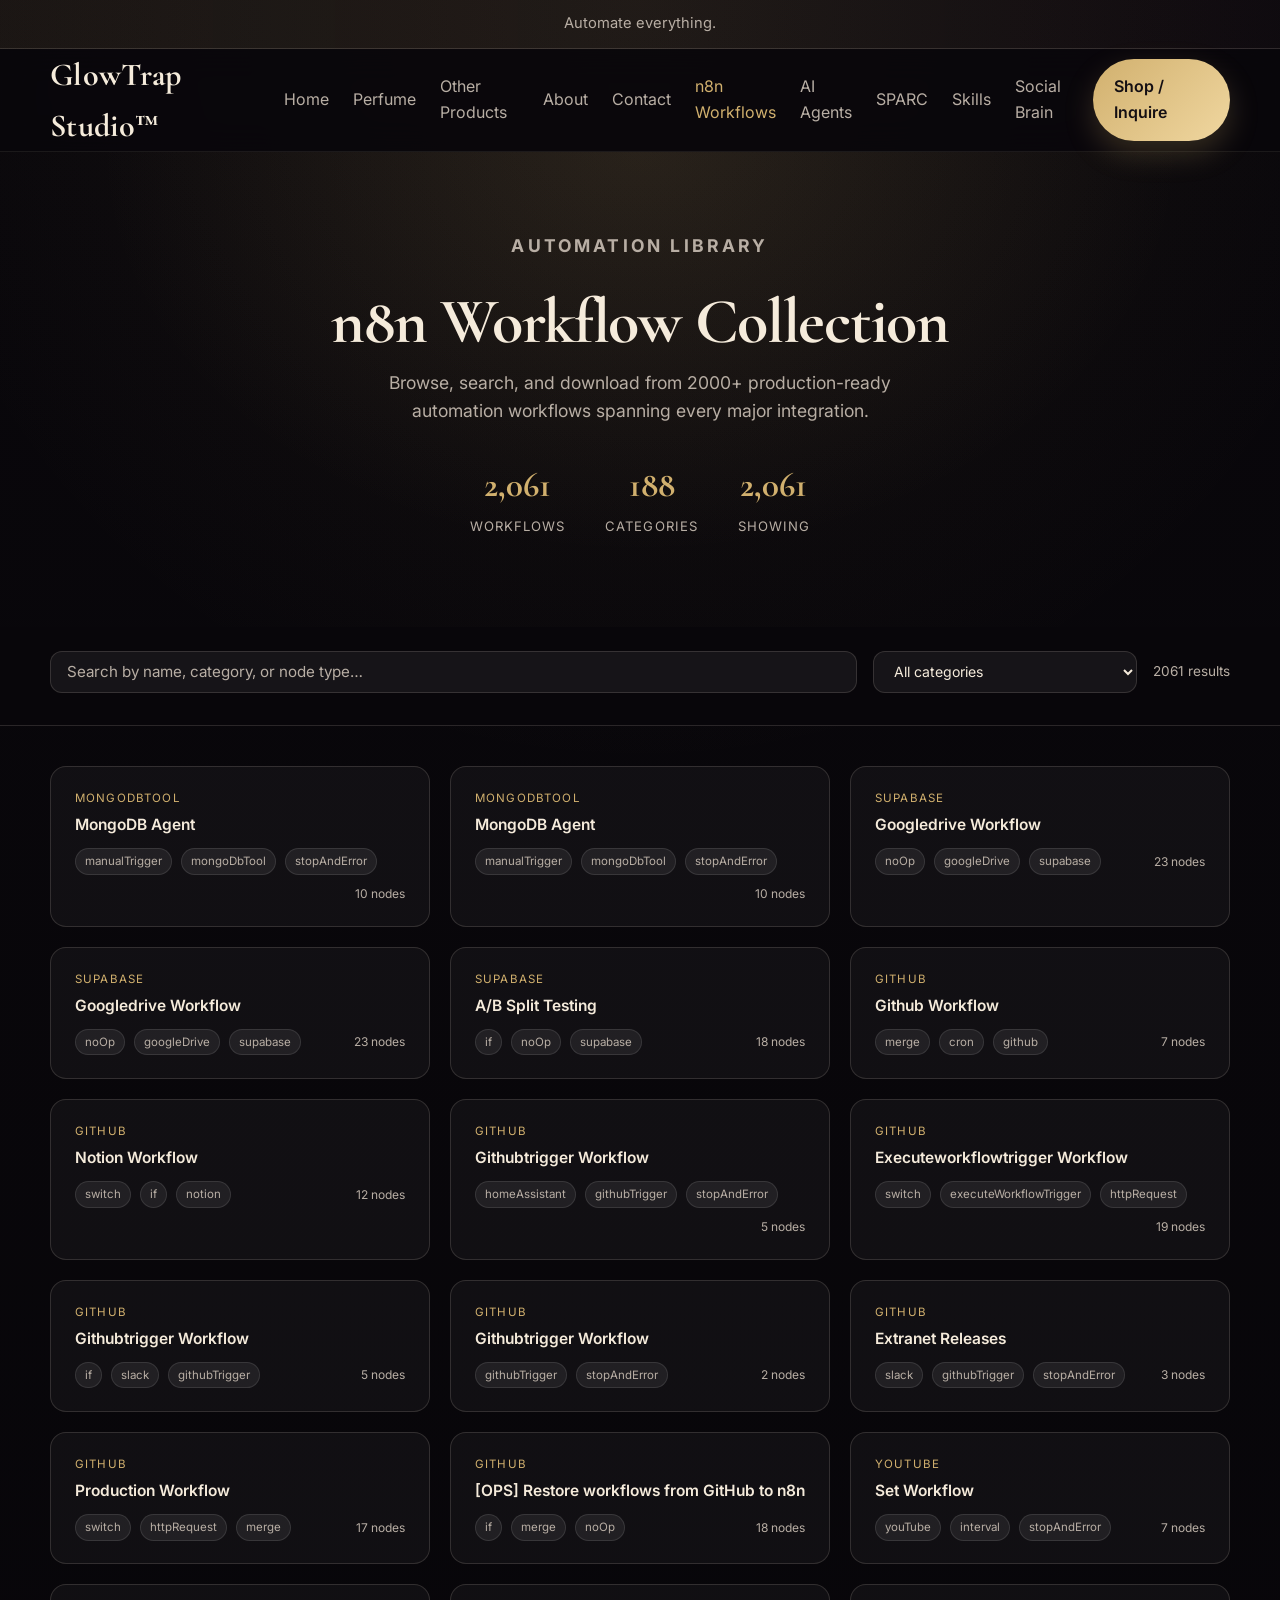
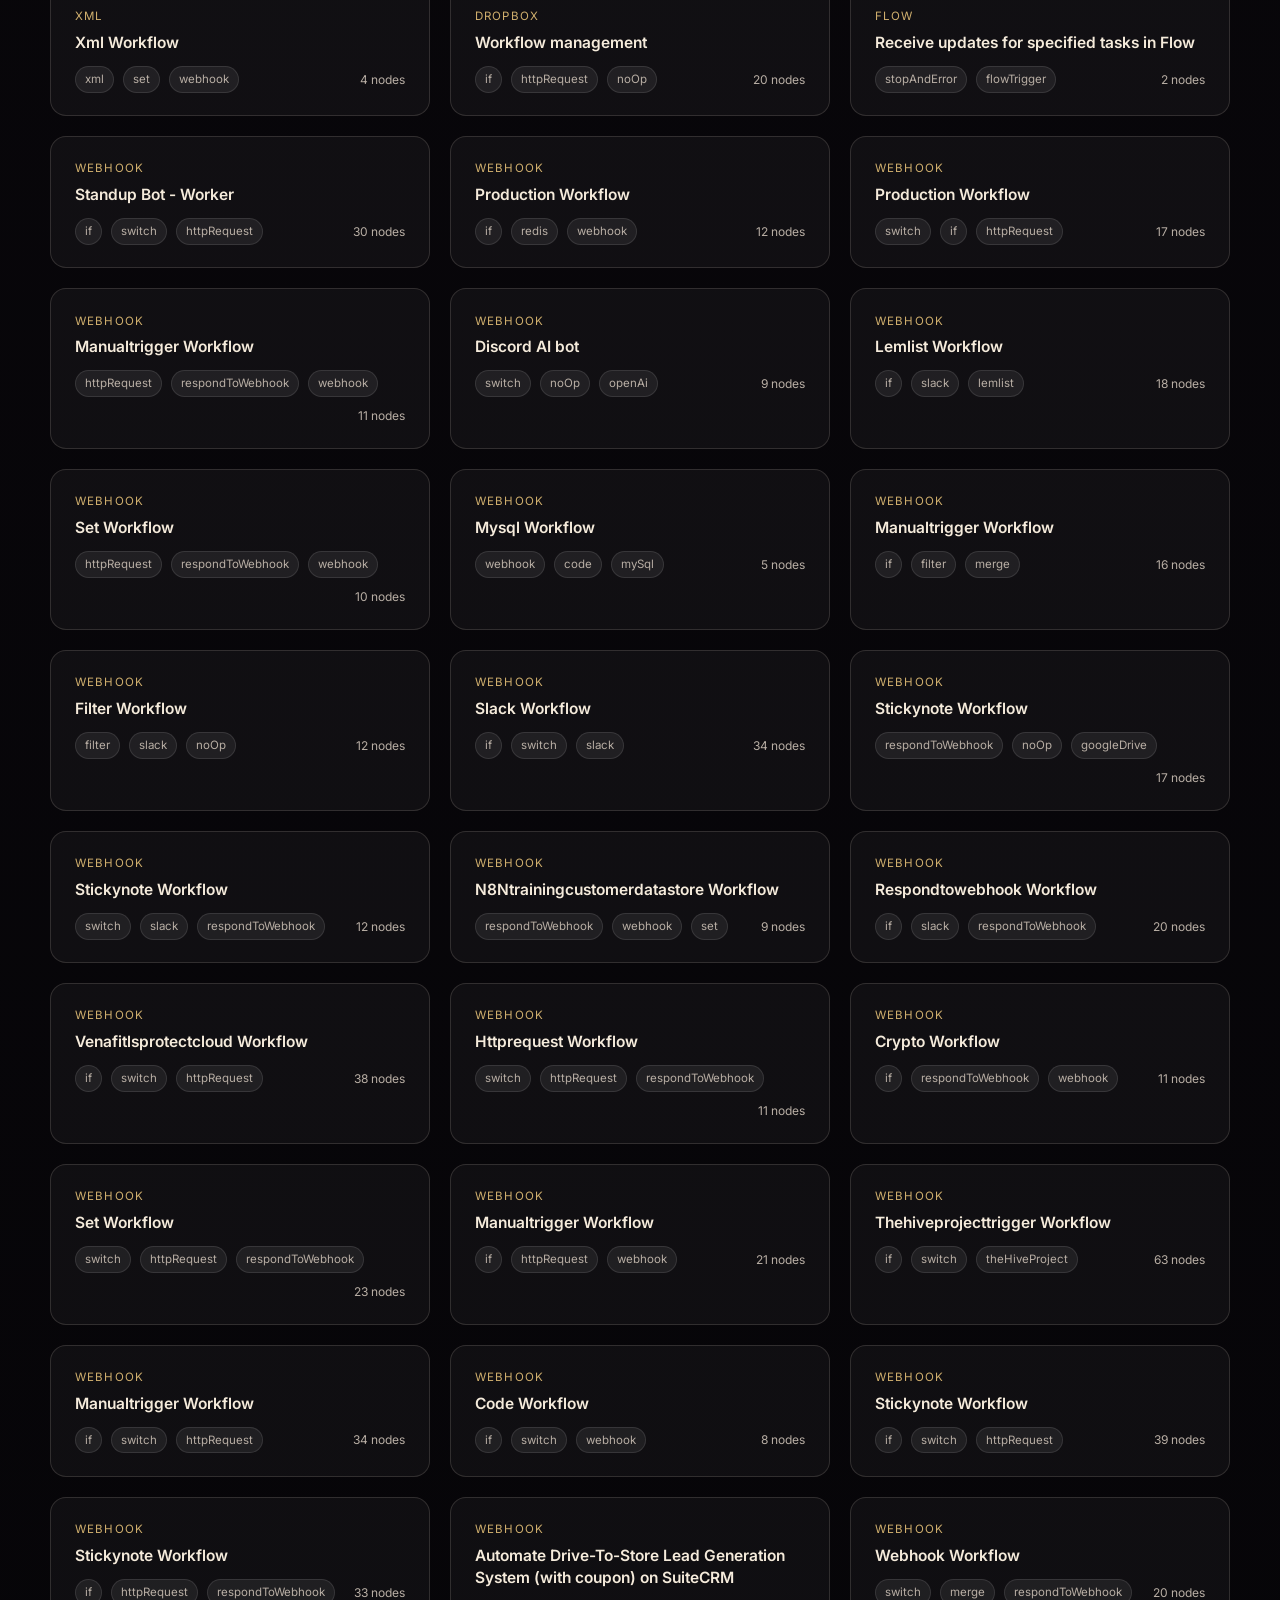
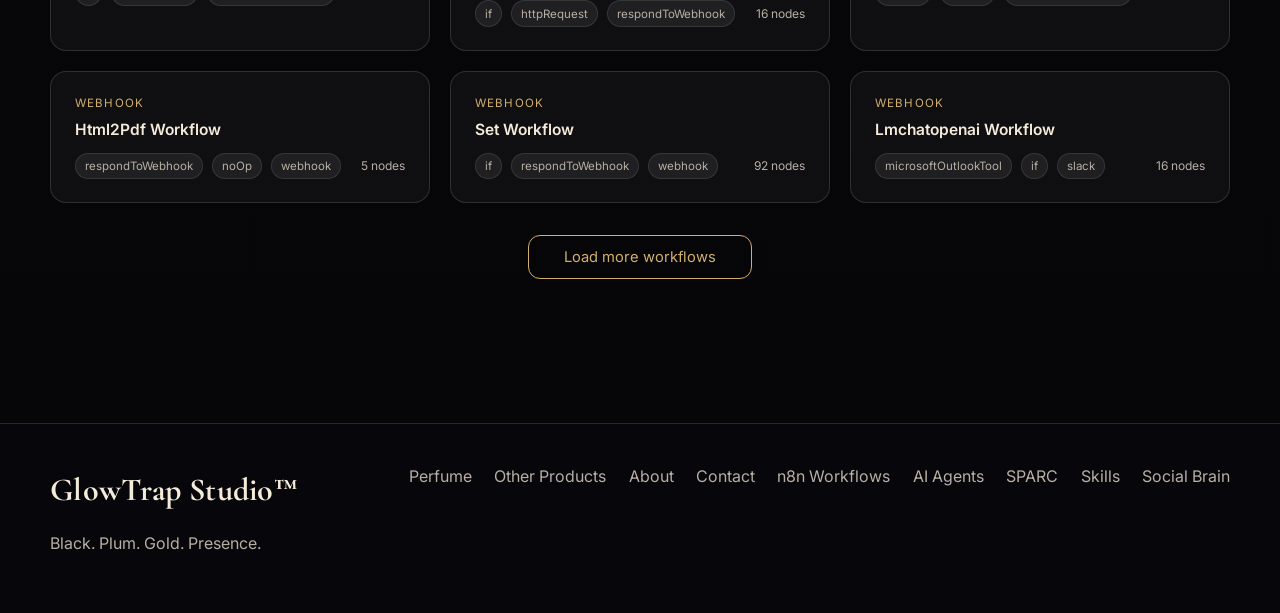
<file: workflows.html>
<!DOCTYPE html>
<html lang="en">
<head>
  <meta charset="UTF-8" />
  <meta name="viewport" content="width=device-width, initial-scale=1.0" />
  <title>n8n Workflows | GlowTrap Studio™</title>
  <meta name="description" content="Browse 2000+ n8n automation workflows — search, filter, and download." />
  <link rel="preconnect" href="https://fonts.googleapis.com">
  <link rel="preconnect" href="https://fonts.gstatic.com" crossorigin>
  <link href="https://fonts.googleapis.com/css2?family=Cormorant+Garamond:wght@500;600;700&family=Inter:wght@400;500;600;700&display=swap" rel="stylesheet">
  <link rel="stylesheet" href="css/style.css" />
  <style>
    /* ── Workflows page ─────────────────────────────── */
    .wf-hero {
      padding: 5rem 0 3rem;
      text-align: center;
      background: radial-gradient(ellipse at top, rgba(209,176,110,0.10) 0%, transparent 60%);
    }
    .wf-hero h1 {
      font-family: "Cormorant Garamond", serif;
      font-size: clamp(2.4rem, 5vw, 4rem);
      font-weight: 700;
      color: var(--ivory);
      margin: 0.4rem 0 1rem;
    }
    .wf-hero p {
      color: var(--muted);
      font-size: 1.1rem;
      max-width: 540px;
      margin: 0 auto 2rem;
    }
    .wf-stats {
      display: flex;
      gap: 2.5rem;
      justify-content: center;
      flex-wrap: wrap;
      margin-bottom: 2.5rem;
    }
    .wf-stat {
      text-align: center;
    }
    .wf-stat-num {
      display: block;
      font-family: "Cormorant Garamond", serif;
      font-size: 2.2rem;
      font-weight: 700;
      color: var(--gold);
    }
    .wf-stat-label {
      font-size: 0.82rem;
      color: var(--muted);
      text-transform: uppercase;
      letter-spacing: 0.08em;
    }

    /* ── Controls ───────────────────────────────────── */
    .wf-controls {
      padding: 1.5rem 0 2rem;
      position: sticky;
      top: 82px;
      z-index: 30;
      background: rgba(9,7,11,0.92);
      backdrop-filter: blur(14px);
      border-bottom: 1px solid var(--border);
    }
    .wf-controls-inner {
      display: flex;
      gap: 1rem;
      align-items: center;
      flex-wrap: wrap;
    }
    .wf-search {
      flex: 1;
      min-width: 220px;
      background: rgba(255,255,255,0.06);
      border: 1px solid var(--border);
      border-radius: 12px;
      padding: 0.65rem 1rem;
      color: var(--ivory);
      font-family: inherit;
      font-size: 0.95rem;
      outline: none;
      transition: border-color 0.2s;
    }
    .wf-search:focus {
      border-color: rgba(209,176,110,0.5);
    }
    .wf-search::placeholder { color: var(--muted); }
    .wf-select {
      background: rgba(255,255,255,0.06);
      border: 1px solid var(--border);
      border-radius: 12px;
      padding: 0.65rem 1rem;
      color: var(--ivory);
      font-family: inherit;
      font-size: 0.88rem;
      outline: none;
      cursor: pointer;
      min-width: 160px;
    }
    .wf-select option { background: #1a1220; }
    .wf-count {
      font-size: 0.85rem;
      color: var(--muted);
      white-space: nowrap;
    }

    /* ── Grid ───────────────────────────────────────── */
    .wf-section {
      padding: 2.5rem 0 5rem;
    }
    .wf-grid {
      display: grid;
      grid-template-columns: repeat(auto-fill, minmax(300px, 1fr));
      gap: 1.25rem;
    }
    .wf-card {
      background: rgba(255,255,255,0.04);
      border: 1px solid var(--border);
      border-radius: 16px;
      padding: 1.4rem 1.5rem;
      cursor: pointer;
      transition: border-color 0.2s, background 0.2s, transform 0.15s;
    }
    .wf-card:hover {
      border-color: rgba(209,176,110,0.35);
      background: rgba(209,176,110,0.05);
      transform: translateY(-2px);
    }
    .wf-card-cat {
      font-size: 0.72rem;
      text-transform: uppercase;
      letter-spacing: 0.1em;
      color: var(--gold);
      margin-bottom: 0.4rem;
    }
    .wf-card-title {
      font-size: 0.97rem;
      font-weight: 600;
      color: var(--ivory);
      line-height: 1.4;
      margin-bottom: 0.75rem;
    }
    .wf-card-meta {
      display: flex;
      align-items: center;
      gap: 0.6rem;
      flex-wrap: wrap;
    }
    .wf-badge {
      font-size: 0.72rem;
      padding: 0.2rem 0.55rem;
      border-radius: 20px;
      background: rgba(255,255,255,0.07);
      color: var(--muted);
      border: 1px solid rgba(255,255,255,0.1);
    }
    .wf-badge-gold {
      background: rgba(209,176,110,0.1);
      color: var(--gold);
      border-color: rgba(209,176,110,0.25);
    }
    .wf-node-count {
      font-size: 0.75rem;
      color: var(--muted);
      margin-left: auto;
    }

    /* ── Load more ──────────────────────────────────── */
    .wf-load-wrap {
      text-align: center;
      padding: 2rem 0;
    }
    .wf-load-btn {
      background: transparent;
      border: 1px solid var(--gold);
      color: var(--gold);
      border-radius: 12px;
      padding: 0.75rem 2.2rem;
      font-family: inherit;
      font-size: 0.92rem;
      cursor: pointer;
      transition: background 0.2s;
    }
    .wf-load-btn:hover { background: rgba(209,176,110,0.1); }

    /* ── Modal ──────────────────────────────────────── */
    .wf-modal-overlay {
      display: none;
      position: fixed;
      inset: 0;
      background: rgba(9,7,11,0.88);
      z-index: 100;
      overflow-y: auto;
      padding: 2rem 1rem;
    }
    .wf-modal-overlay.open { display: flex; align-items: flex-start; justify-content: center; }
    .wf-modal {
      background: #14101c;
      border: 1px solid var(--border);
      border-radius: 20px;
      width: min(720px, 100%);
      padding: 2rem;
      position: relative;
    }
    .wf-modal-close {
      position: absolute;
      top: 1.2rem;
      right: 1.2rem;
      background: rgba(255,255,255,0.07);
      border: none;
      color: var(--muted);
      border-radius: 50%;
      width: 32px;
      height: 32px;
      font-size: 1.1rem;
      cursor: pointer;
      display: flex;
      align-items: center;
      justify-content: center;
      transition: background 0.2s;
    }
    .wf-modal-close:hover { background: rgba(255,255,255,0.13); color: var(--ivory); }
    .wf-modal-cat {
      font-size: 0.75rem;
      text-transform: uppercase;
      letter-spacing: 0.1em;
      color: var(--gold);
      margin-bottom: 0.5rem;
    }
    .wf-modal-title {
      font-family: "Cormorant Garamond", serif;
      font-size: 1.7rem;
      font-weight: 700;
      color: var(--ivory);
      margin-bottom: 1.2rem;
      line-height: 1.3;
    }
    .wf-modal-tags {
      display: flex;
      flex-wrap: wrap;
      gap: 0.5rem;
      margin-bottom: 1.5rem;
    }
    .wf-modal-section {
      margin-bottom: 1.5rem;
    }
    .wf-modal-section h4 {
      font-size: 0.78rem;
      text-transform: uppercase;
      letter-spacing: 0.08em;
      color: var(--muted);
      margin-bottom: 0.6rem;
    }
    .wf-node-list {
      display: flex;
      flex-wrap: wrap;
      gap: 0.4rem;
    }
    .wf-modal-actions {
      display: flex;
      gap: 1rem;
      margin-top: 1.5rem;
      flex-wrap: wrap;
    }
    .wf-btn-primary {
      background: var(--gold);
      color: #09070b;
      border: none;
      border-radius: 10px;
      padding: 0.65rem 1.6rem;
      font-family: inherit;
      font-size: 0.9rem;
      font-weight: 600;
      cursor: pointer;
      text-decoration: none;
      display: inline-flex;
      align-items: center;
      gap: 0.4rem;
      transition: background 0.2s;
    }
    .wf-btn-primary:hover { background: var(--gold-light); }
    .wf-btn-ghost {
      background: transparent;
      border: 1px solid var(--border);
      color: var(--muted);
      border-radius: 10px;
      padding: 0.65rem 1.4rem;
      font-family: inherit;
      font-size: 0.9rem;
      cursor: pointer;
      transition: border-color 0.2s, color 0.2s;
    }
    .wf-btn-ghost:hover { border-color: var(--gold); color: var(--gold); }
    .wf-json-block {
      display: none;
      margin-top: 1.2rem;
      background: rgba(0,0,0,0.35);
      border: 1px solid var(--border);
      border-radius: 12px;
      padding: 1rem;
      font-family: "Courier New", monospace;
      font-size: 0.75rem;
      color: var(--muted);
      overflow: auto;
      max-height: 320px;
      white-space: pre;
    }
    .wf-json-block.visible { display: block; }

    /* ── Empty / loading ────────────────────────────── */
    .wf-empty {
      text-align: center;
      padding: 4rem 1rem;
      color: var(--muted);
    }
    .wf-empty h3 { color: var(--ivory); margin-bottom: 0.5rem; }
    .wf-spinner {
      text-align: center;
      padding: 4rem;
      color: var(--muted);
    }
    .wf-spinner::after {
      content: "";
      display: inline-block;
      width: 32px;
      height: 32px;
      border: 2px solid var(--border);
      border-top-color: var(--gold);
      border-radius: 50%;
      animation: spin 0.8s linear infinite;
    }
    @keyframes spin { to { transform: rotate(360deg); } }

    @media (max-width: 600px) {
      .wf-controls-inner { flex-direction: column; align-items: stretch; }
      .wf-grid { grid-template-columns: 1fr; }
    }
  </style>
</head>
<body>
  <div class="topbar">Automate everything.</div>

  <header class="site-header">
    <div class="container nav-wrap">
      <a class="logo" href="index.html">GlowTrap Studio™</a>
      <button class="menu-toggle" id="menuToggle" aria-label="Open menu">
        <span></span><span></span><span></span>
      </button>
      <nav class="main-nav">
        <a href="index.html">Home</a>
        <a href="perfume.html">Perfume</a>
        <a href="products.html">Other Products</a>
        <a href="about.html">About</a>
        <a href="contact.html">Contact</a>
        <a href="workflows.html" style="color:var(--gold)">n8n Workflows</a><a href="agents.html">AI Agents</a><a href="sparc.html">SPARC</a><a href="skills.html">Skills</a><a href="social-brain.html">Social Brain</a></nav>
      <a class="nav-cta" href="contact.html">Shop / Inquire</a>
    </div>
    <div class="mobile-menu" id="mobileMenu">
      <a href="index.html">Home</a>
      <a href="perfume.html">Perfume</a>
      <a href="products.html">Other Products</a>
      <a href="about.html">About</a>
      <a href="contact.html">Contact</a>
      <a href="workflows.html">n8n Workflows</a><a href="agents.html">AI Agents</a><a href="sparc.html">SPARC</a><a href="skills.html">Skills</a><a href="social-brain.html">Social Brain</a></div>
  </header>

  <main>
    <section class="wf-hero">
      <div class="container">
        <p class="eyebrow">AUTOMATION LIBRARY</p>
        <h1>n8n Workflow Collection</h1>
        <p>Browse, search, and download from 2000+ production-ready automation workflows spanning every major integration.</p>
        <div class="wf-stats" id="statsBar">
          <div class="wf-stat">
            <span class="wf-stat-num" id="statTotal">—</span>
            <span class="wf-stat-label">Workflows</span>
          </div>
          <div class="wf-stat">
            <span class="wf-stat-num" id="statCategories">—</span>
            <span class="wf-stat-label">Categories</span>
          </div>
          <div class="wf-stat">
            <span class="wf-stat-num" id="statShowing">—</span>
            <span class="wf-stat-label">Showing</span>
          </div>
        </div>
      </div>
    </section>

    <div class="wf-controls">
      <div class="container wf-controls-inner">
        <input class="wf-search" id="wfSearch" type="search" placeholder="Search by name, category, or node type…" autocomplete="off" />
        <select class="wf-select" id="wfCategory">
          <option value="">All categories</option>
        </select>
        <span class="wf-count" id="wfCount"></span>
      </div>
    </div>

    <section class="wf-section">
      <div class="container">
        <div id="wfSpinner" class="wf-spinner"></div>
        <div id="wfGrid" class="wf-grid" style="display:none"></div>
        <div id="wfEmpty" class="wf-empty" style="display:none">
          <h3>No workflows found</h3>
          <p>Try a different search term or category.</p>
        </div>
        <div class="wf-load-wrap" id="wfLoadWrap" style="display:none">
          <button class="wf-load-btn" id="wfLoadMore">Load more workflows</button>
        </div>
      </div>
    </section>
  </main>

  <!-- Modal -->
  <div class="wf-modal-overlay" id="wfModal" role="dialog" aria-modal="true">
    <div class="wf-modal">
      <button class="wf-modal-close" id="wfModalClose" aria-label="Close">✕</button>
      <div class="wf-modal-cat" id="mdCat"></div>
      <div class="wf-modal-title" id="mdTitle"></div>
      <div class="wf-modal-tags" id="mdTags"></div>
      <div class="wf-modal-section">
        <h4>Nodes</h4>
        <div class="wf-node-list" id="mdNodes"></div>
      </div>
      <div class="wf-modal-actions">
        <a class="wf-btn-primary" id="mdDownload" href="#" download>↓ Download JSON</a>
        <button class="wf-btn-ghost" id="mdToggleJson">View raw JSON</button>
      </div>
      <pre class="wf-json-block" id="mdJson"></pre>
    </div>
  </div>

  <footer class="site-footer">
    <div class="container footer-wrap">
      <div>
        <a class="logo footer-logo" href="index.html">GlowTrap Studio™</a>
        <p class="footer-note">Black. Plum. Gold. Presence.</p>
      </div>
      <div class="footer-links">
        <a href="perfume.html">Perfume</a>
        <a href="products.html">Other Products</a>
        <a href="about.html">About</a>
        <a href="contact.html">Contact</a>
        <a href="workflows.html">n8n Workflows</a><a href="agents.html">AI Agents</a><a href="sparc.html">SPARC</a><a href="skills.html">Skills</a><a href="social-brain.html">Social Brain</a></div>
    </div>
  </footer>

  <script src="js/main.js"></script>
  <script>
  (function () {
    const PAGE_SIZE = 48;
    let allWorkflows = [];
    let filtered = [];
    let page = 0;
    let currentWorkflow = null;

    const $ = id => document.getElementById(id);

    async function init() {
      try {
        const res = await fetch('n8n-workflows/index.json');
        const data = await res.json();
        allWorkflows = data.workflows;

        // Stats
        const cats = [...new Set(allWorkflows.map(w => w.category))].sort();
        $('statTotal').textContent = allWorkflows.length.toLocaleString();
        $('statCategories').textContent = cats.length.toLocaleString();

        // Populate category select
        const sel = $('wfCategory');
        cats.forEach(c => {
          const opt = document.createElement('option');
          opt.value = c;
          opt.textContent = c;
          sel.appendChild(opt);
        });

        $('wfSpinner').style.display = 'none';
        applyFilter();
      } catch (e) {
        $('wfSpinner').style.display = 'none';
        $('wfEmpty').style.display = 'block';
        $('wfEmpty').querySelector('h3').textContent = 'Failed to load workflows';
        $('wfEmpty').querySelector('p').textContent = e.message;
      }
    }

    function applyFilter() {
      const q = $('wfSearch').value.toLowerCase().trim();
      const cat = $('wfCategory').value;
      filtered = allWorkflows.filter(w => {
        if (cat && w.category !== cat) return false;
        if (!q) return true;
        return (
          w.name.toLowerCase().includes(q) ||
          w.category.toLowerCase().includes(q) ||
          (w.nodeTypes || []).some(t => t.toLowerCase().includes(q)) ||
          (w.tags || []).some(t => String(t).toLowerCase().includes(q))
        );
      });
      page = 0;
      $('wfGrid').style.display = filtered.length ? 'grid' : 'none';
      $('wfEmpty').style.display = filtered.length ? 'none' : 'block';
      $('wfGrid').innerHTML = '';
      $('statShowing').textContent = filtered.length.toLocaleString();
      $('wfCount').textContent = filtered.length + ' result' + (filtered.length !== 1 ? 's' : '');
      renderPage();
    }

    function renderPage() {
      const start = page * PAGE_SIZE;
      const slice = filtered.slice(start, start + PAGE_SIZE);
      slice.forEach(w => $('wfGrid').appendChild(makeCard(w)));
      page++;
      const hasMore = page * PAGE_SIZE < filtered.length;
      $('wfLoadWrap').style.display = hasMore ? 'block' : 'none';
    }

    function makeCard(w) {
      const el = document.createElement('div');
      el.className = 'wf-card';
      el.innerHTML = `
        <div class="wf-card-cat">${esc(w.category)}</div>
        <div class="wf-card-title">${esc(w.name)}</div>
        <div class="wf-card-meta">
          ${(w.nodeTypes || []).slice(0,3).map(t => `<span class="wf-badge">${esc(t)}</span>`).join('')}
          <span class="wf-node-count">${w.nodeCount} node${w.nodeCount !== 1 ? 's' : ''}</span>
        </div>`;
      el.addEventListener('click', () => openModal(w));
      return el;
    }

    function openModal(w) {
      currentWorkflow = w;
      $('mdCat').textContent = w.category;
      $('mdTitle').textContent = w.name;

      const tags = $('mdTags');
      tags.innerHTML = '';
      (w.tags || []).forEach(t => {
        const s = document.createElement('span');
        s.className = 'wf-badge wf-badge-gold';
        s.textContent = t;
        tags.appendChild(s);
      });
      if (!w.tags || !w.tags.length) {
        const s = document.createElement('span');
        s.className = 'wf-badge';
        s.textContent = w.category;
        tags.appendChild(s);
      }

      const nodes = $('mdNodes');
      nodes.innerHTML = (w.nodeTypes || []).map(t =>
        `<span class="wf-badge">${esc(t)}</span>`
      ).join('');
      if (!nodes.innerHTML) nodes.innerHTML = '<span class="wf-badge">—</span>';

      const jsonPath = `n8n-workflows/workflows/${w.path}`;
      $('mdDownload').href = jsonPath;
      $('mdDownload').download = w.filename;
      $('mdJson').textContent = '';
      $('mdJson').classList.remove('visible');
      $('mdToggleJson').textContent = 'View raw JSON';

      $('wfModal').classList.add('open');
      document.body.style.overflow = 'hidden';
    }

    function closeModal() {
      $('wfModal').classList.remove('open');
      document.body.style.overflow = '';
    }

    async function toggleJson() {
      const block = $('mdJson');
      if (block.classList.contains('visible')) {
        block.classList.remove('visible');
        $('mdToggleJson').textContent = 'View raw JSON';
        return;
      }
      $('mdToggleJson').textContent = 'Loading…';
      try {
        const path = `n8n-workflows/workflows/${currentWorkflow.path}`;
        const res = await fetch(path);
        const json = await res.json();
        block.textContent = JSON.stringify(json, null, 2);
        block.classList.add('visible');
        $('mdToggleJson').textContent = 'Hide JSON';
      } catch {
        $('mdToggleJson').textContent = 'View raw JSON';
      }
    }

    function esc(s) {
      return String(s).replace(/&/g,'&amp;').replace(/</g,'&lt;').replace(/>/g,'&gt;').replace(/"/g,'&quot;');
    }

    // Events
    let debounce;
    $('wfSearch').addEventListener('input', () => {
      clearTimeout(debounce);
      debounce = setTimeout(applyFilter, 220);
    });
    $('wfCategory').addEventListener('change', applyFilter);
    $('wfLoadMore').addEventListener('click', renderPage);
    $('wfModalClose').addEventListener('click', closeModal);
    $('wfModal').addEventListener('click', e => { if (e.target === $('wfModal')) closeModal(); });
    $('mdToggleJson').addEventListener('click', toggleJson);
    document.addEventListener('keydown', e => { if (e.key === 'Escape') closeModal(); });

    init();
  })();
  </script>
</body>
</html>
</file>
<file: css/style.css>
:root {
  --bg: #09070b;
  --bg-soft: #121017;
  --plum: #22141f;
  --gold: #d1b06e;
  --gold-light: #f0d7a0;
  --ivory: #f5ebdb;
  --muted: #b8aea4;
  --border: rgba(245, 235, 219, 0.14);
  --shadow: 0 20px 60px rgba(0, 0, 0, 0.45);
  --radius: 28px;
  --max-width: 1180px;
}

* {
  box-sizing: border-box;
}

html {
  scroll-behavior: smooth;
}

body {
  margin: 0;
  font-family: "Inter", sans-serif;
  color: var(--ivory);
  background:
    radial-gradient(circle at top center, rgba(209, 176, 110, 0.08), transparent 20%),
    linear-gradient(180deg, var(--bg) 0%, #060508 100%);
  line-height: 1.6;
}

a {
  color: inherit;
  text-decoration: none;
}

.container {
  width: min(var(--max-width), calc(100% - 2rem));
  margin: 0 auto;
}

.center {
  text-align: center;
}

.topbar {
  text-align: center;
  padding: 0.75rem 1rem;
  color: var(--muted);
  font-size: 0.92rem;
  border-bottom: 1px solid var(--border);
  background: linear-gradient(90deg, rgba(209, 176, 110, 0.08), rgba(34, 20, 31, 0.16));
}

.site-header {
  position: sticky;
  top: 0;
  z-index: 50;
  backdrop-filter: blur(16px);
  background: rgba(9, 7, 11, 0.84);
  border-bottom: 1px solid rgba(245, 235, 219, 0.08);
}

.nav-wrap {
  min-height: 82px;
  display: flex;
  align-items: center;
  justify-content: space-between;
  gap: 1rem;
}

.logo,
.footer-logo {
  font-family: "Cormorant Garamond", serif;
  font-size: 2rem;
  font-weight: 700;
  letter-spacing: 0.01em;
}

.main-nav {
  display: flex;
  align-items: center;
  gap: 1.5rem;
}

.main-nav a,
.footer-links a {
  color: var(--muted);
}

.main-nav a:hover,
.footer-links a:hover {
  color: var(--ivory);
}

.nav-cta,
.btn {
  display: inline-flex;
  align-items: center;
  justify-content: center;
  padding: 0.95rem 1.35rem;
  border-radius: 999px;
  font-weight: 600;
  transition: transform 0.2s ease, opacity 0.2s ease;
}

.nav-cta:hover,
.btn:hover {
  transform: translateY(-2px);
}

.nav-cta,
.btn-primary {
  color: #140f13;
  background: linear-gradient(135deg, var(--gold), var(--gold-light));
  box-shadow: 0 12px 30px rgba(209, 176, 110, 0.22);
}

.btn-secondary {
  border: 1px solid rgba(245, 235, 219, 0.18);
  background: rgba(255, 255, 255, 0.02);
  color: var(--ivory);
}

.menu-toggle {
  display: none;
  width: 48px;
  height: 48px;
  border-radius: 999px;
  border: 1px solid rgba(245, 235, 219, 0.1);
  background: rgba(255, 255, 255, 0.03);
  padding: 0;
  cursor: pointer;
  align-items: center;
  justify-content: center;
  flex-direction: column;
  gap: 5px;
}

.menu-toggle span {
  display: block;
  width: 18px;
  height: 2px;
  background: var(--ivory);
  border-radius: 999px;
}

.mobile-menu {
  display: none;
  border-top: 1px solid rgba(245, 235, 219, 0.06);
  background: linear-gradient(180deg, rgba(18, 16, 23, 0.98), rgba(9, 7, 11, 0.98));
}

.mobile-menu a {
  display: block;
  padding: 0.9rem 1rem;
  border-bottom: 1px solid rgba(245, 235, 219, 0.06);
}

.hero,
.page-hero {
  min-height: 72vh;
  display: flex;
  align-items: center;
}

.perfume-hero {
  background:
    radial-gradient(circle at 20% 30%, rgba(209, 176, 110, 0.08), transparent 20%),
    radial-gradient(circle at 75% 38%, rgba(34, 20, 31, 0.4), transparent 26%),
    linear-gradient(180deg, rgba(9, 7, 11, 0.08), rgba(9, 7, 11, 0.65));
}

.hero-content {
  padding: 5rem 0;
  max-width: 760px;
}

.eyebrow {
  margin: 0 0 0.8rem;
  text-transform: uppercase;
  letter-spacing: 0.18em;
  font-size: 0.82rem;
  font-weight: 700;
  color: var(--gold);
}

h1,
h2,
h3 {
  margin: 0;
  font-family: "Cormorant Garamond", serif;
  line-height: 0.95;
  letter-spacing: -0.02em;
}

h1 {
  font-size: clamp(3.4rem, 8vw, 6rem);
}

h2 {
  font-size: clamp(2rem, 4vw, 3rem);
}

.hero-text,
.page-sub,
.footer-note {
  color: var(--muted);
}

.page-sub {
  margin-top: 1rem;
  font-size: 1.05rem;
}

.hero-actions {
  display: flex;
  flex-wrap: wrap;
  gap: 1rem;
  margin-top: 2rem;
}

.section {
  padding: 5rem 0;
}

.perfume-grid {
  display: grid;
  grid-template-columns: 1fr 1fr;
  gap: 2rem;
}

.perfume-card {
  border: 1px solid var(--border);
  border-radius: var(--radius);
  overflow: hidden;
  background:
    radial-gradient(circle at top center, rgba(209, 176, 110, 0.04), transparent 18%),
    linear-gradient(180deg, rgba(255, 255, 255, 0.03), rgba(255, 255, 255, 0.02));
  box-shadow: var(--shadow);
}

.perfume-image {
  width: 100%;
  height: 520px;
  object-fit: cover;
  display: block;
}

.perfume-copy {
  padding: 1.5rem;
  text-align: center;
}

.perfume-copy p {
  color: var(--muted);
  margin: 0.6rem 0 1.2rem;
  font-size: 1.05rem;
}

.site-footer {
  margin-top: 2rem;
  padding: 2.5rem 0;
  border-top: 1px solid var(--border);
  background: #07060a;
}

.footer-wrap {
  display: grid;
  grid-template-columns: 1fr auto;
  gap: 1.5rem;
  align-items: start;
}

.footer-links {
  display: flex;
  flex-wrap: wrap;
  gap: 1rem 1.4rem;
}

@media (max-width: 980px) {
  .main-nav,
  .nav-cta {
    display: none;
  }

  .menu-toggle {
    display: inline-flex;
  }

  .perfume-grid,
  .footer-wrap {
    grid-template-columns: 1fr;
  }

  .page-hero {
    min-height: 55vh;
  }
}

@media (max-width: 640px) {
  .hero-content {
    padding: 4rem 0;
  }

  .hero-actions {
    flex-direction: column;
    align-items: stretch;
  }

  .btn {
    width: 100%;
  }

  .logo,
  .footer-logo {
    font-size: 1.55rem;
  }

  .perfume-image {
    height: 380px;
  }
}
.products-hero {
  background:
    radial-gradient(circle at 20% 30%, rgba(209, 176, 110, 0.08), transparent 20%),
    radial-gradient(circle at 75% 38%, rgba(34, 20, 31, 0.4), transparent 26%),
    linear-gradient(180deg, rgba(9, 7, 11, 0.08), rgba(9, 7, 11, 0.65));
}

.products-grid {
  display: grid;
  grid-template-columns: repeat(3, 1fr);
  gap: 2rem;
}

.product-card-clean {
  border: 1px solid var(--border);
  border-radius: var(--radius);
  overflow: hidden;
  background:
    radial-gradient(circle at top center, rgba(209, 176, 110, 0.04), transparent 18%),
    linear-gradient(180deg, rgba(255, 255, 255, 0.03), rgba(255, 255, 255, 0.02));
  box-shadow: var(--shadow);
}

.product-image-clean {
  width: 100%;
  height: 520px;
  object-fit: cover;
  display: block;
}

.product-copy-clean {
  padding: 1.5rem;
  text-align: center;
}

.product-copy-clean p {
  color: var(--muted);
  margin: 0.6rem 0 1.2rem;
  font-size: 1.05rem;
}

@media (max-width: 980px) {
  .products-grid {
    grid-template-columns: 1fr;
  }
}

@media (max-width: 640px) {
  .product-image-clean {
    height: 380px;
  }
}
</file>
